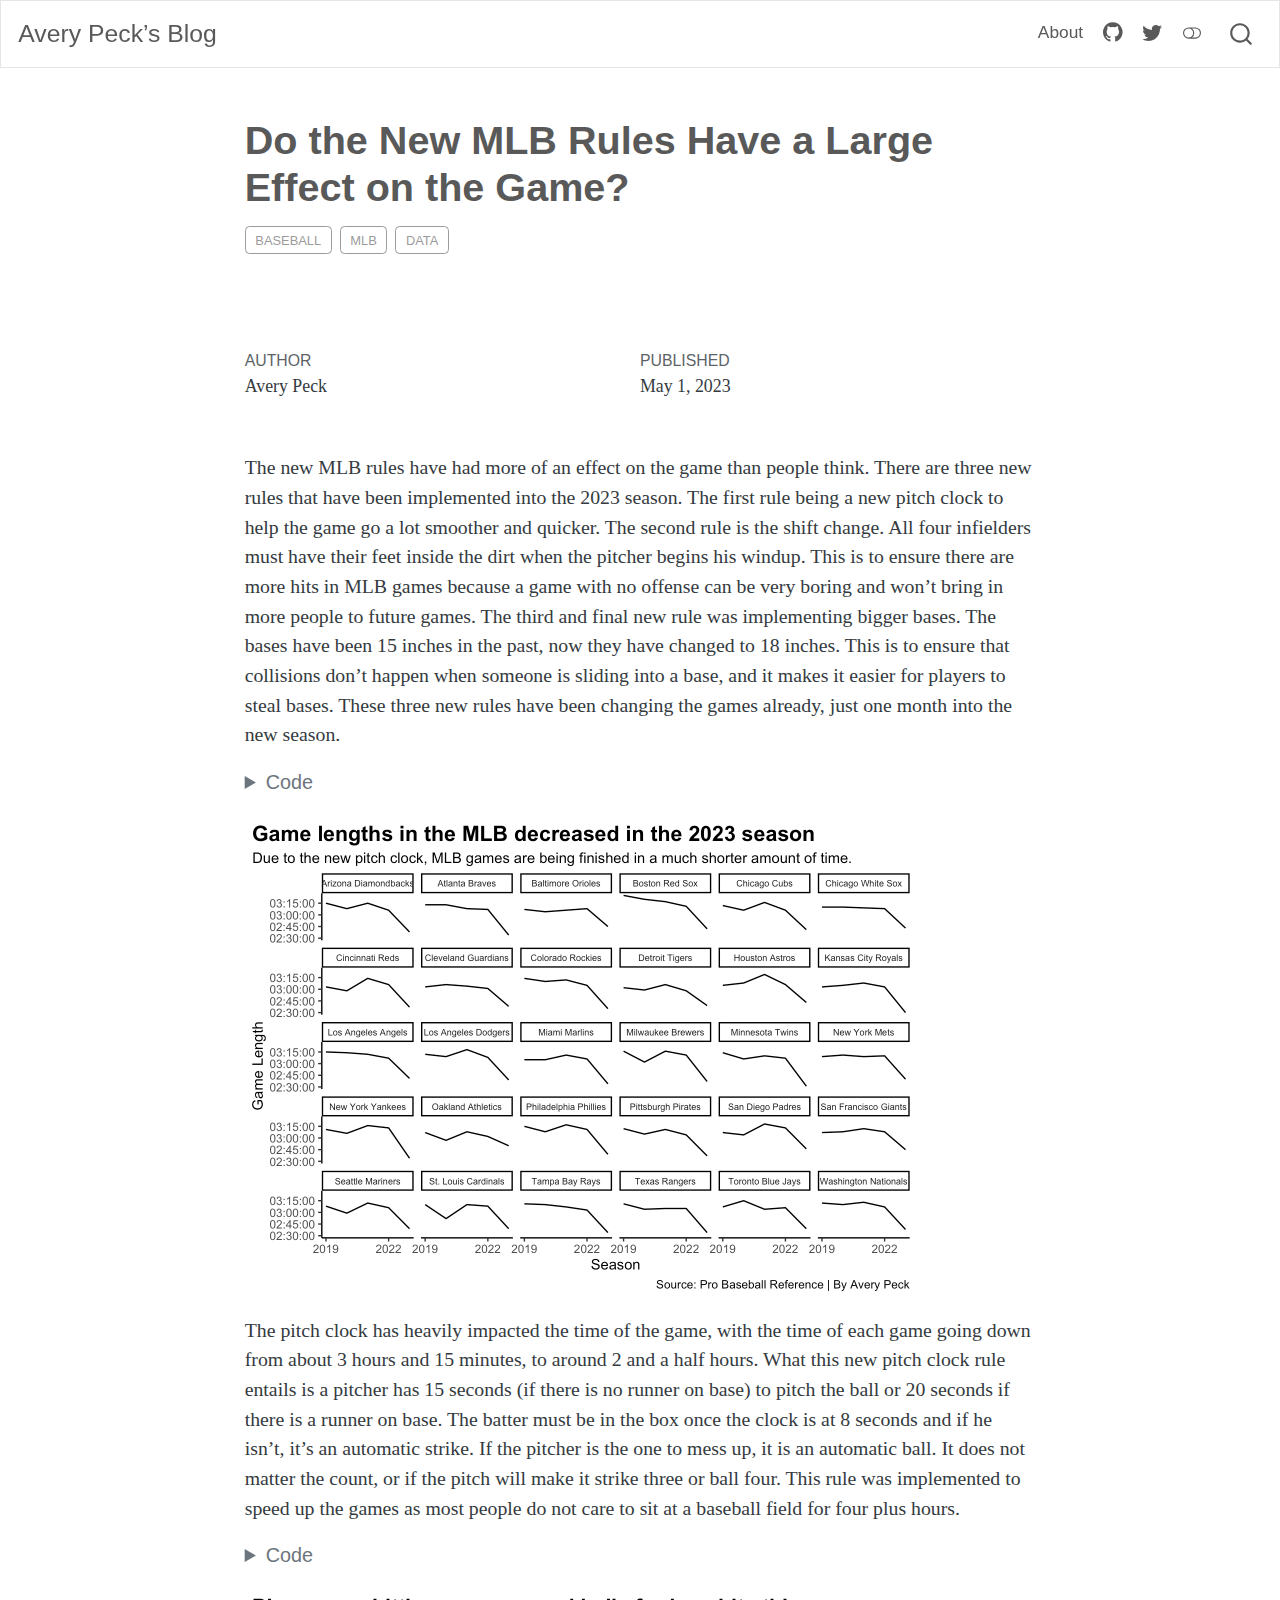
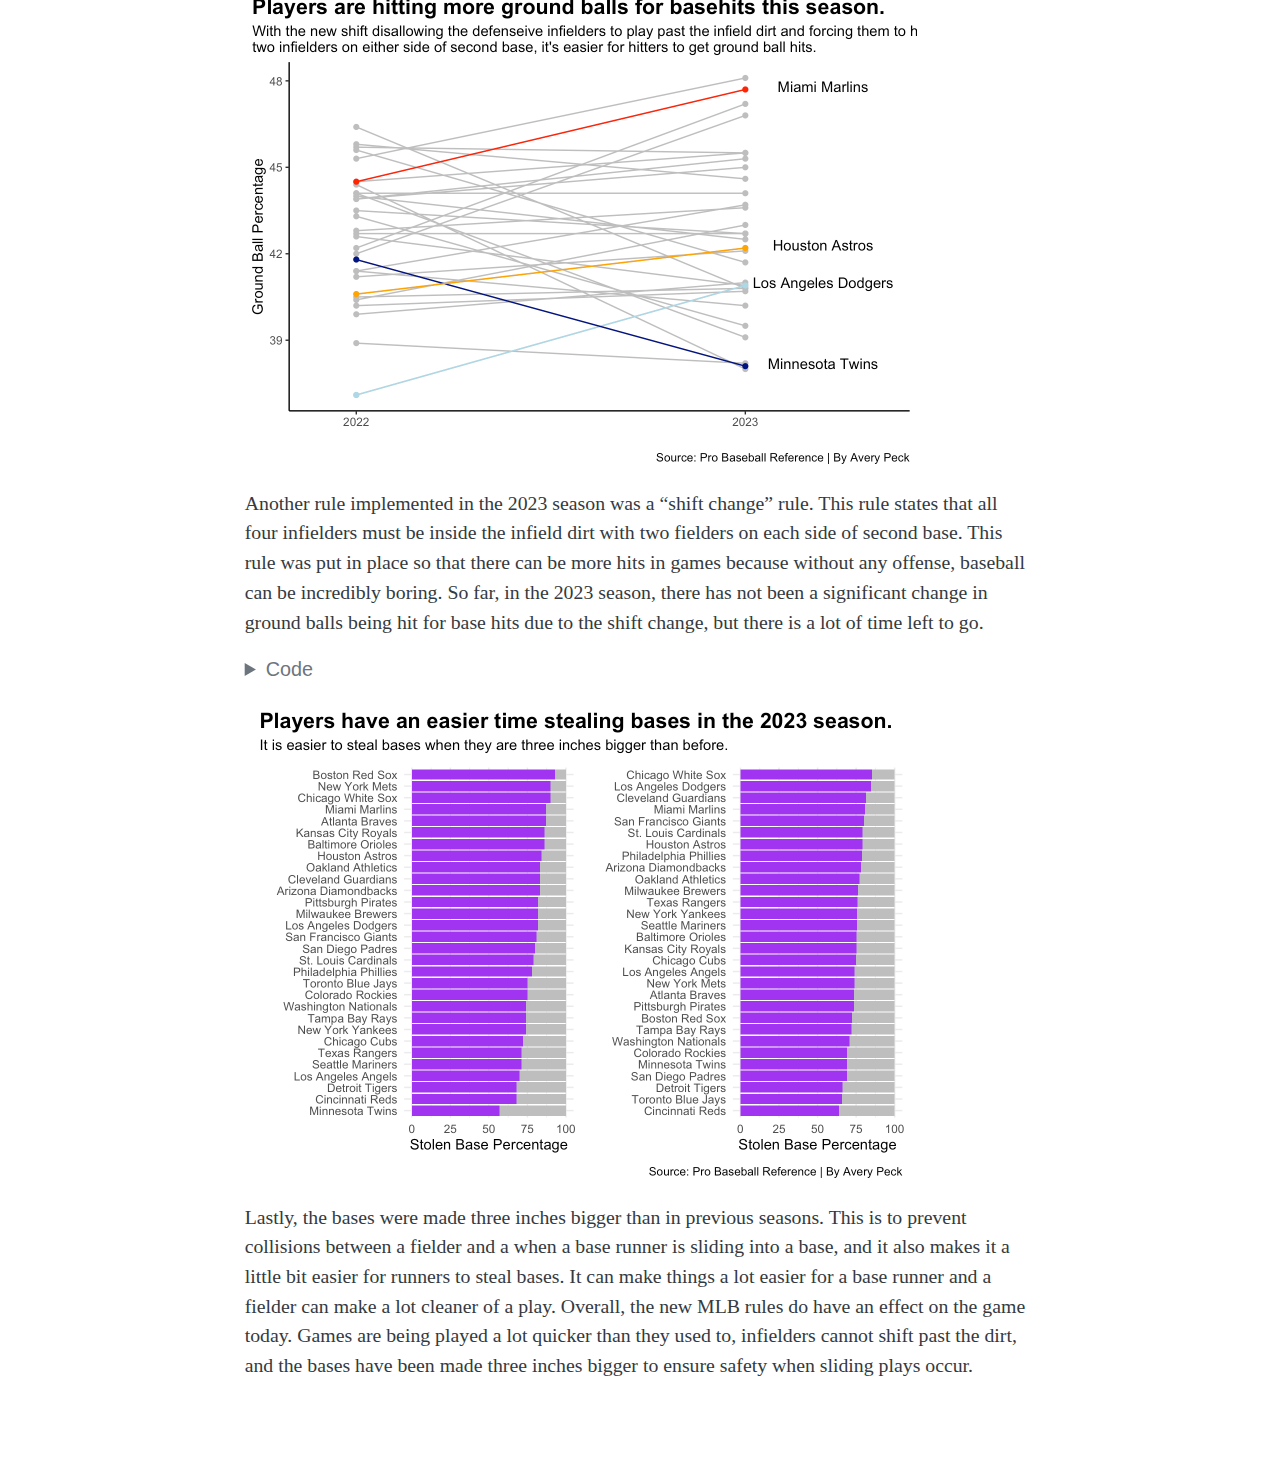
<file: posts/have-new-mlb-rules-changed-baseball/index.html>
<!DOCTYPE html>
<html xmlns="http://www.w3.org/1999/xhtml" lang="en" xml:lang="en"><head>

<meta charset="utf-8">
<meta name="generator" content="quarto-1.2.269">

<meta name="viewport" content="width=device-width, initial-scale=1.0, user-scalable=yes">

<meta name="author" content="Avery Peck">
<meta name="dcterms.date" content="2023-05-01">

<title>Avery Peck’s Blog - Do the New MLB Rules Have a Large Effect on the Game?</title>
<style>
code{white-space: pre-wrap;}
span.smallcaps{font-variant: small-caps;}
div.columns{display: flex; gap: min(4vw, 1.5em);}
div.column{flex: auto; overflow-x: auto;}
div.hanging-indent{margin-left: 1.5em; text-indent: -1.5em;}
ul.task-list{list-style: none;}
ul.task-list li input[type="checkbox"] {
  width: 0.8em;
  margin: 0 0.8em 0.2em -1.6em;
  vertical-align: middle;
}
pre > code.sourceCode { white-space: pre; position: relative; }
pre > code.sourceCode > span { display: inline-block; line-height: 1.25; }
pre > code.sourceCode > span:empty { height: 1.2em; }
.sourceCode { overflow: visible; }
code.sourceCode > span { color: inherit; text-decoration: inherit; }
div.sourceCode { margin: 1em 0; }
pre.sourceCode { margin: 0; }
@media screen {
div.sourceCode { overflow: auto; }
}
@media print {
pre > code.sourceCode { white-space: pre-wrap; }
pre > code.sourceCode > span { text-indent: -5em; padding-left: 5em; }
}
pre.numberSource code
  { counter-reset: source-line 0; }
pre.numberSource code > span
  { position: relative; left: -4em; counter-increment: source-line; }
pre.numberSource code > span > a:first-child::before
  { content: counter(source-line);
    position: relative; left: -1em; text-align: right; vertical-align: baseline;
    border: none; display: inline-block;
    -webkit-touch-callout: none; -webkit-user-select: none;
    -khtml-user-select: none; -moz-user-select: none;
    -ms-user-select: none; user-select: none;
    padding: 0 4px; width: 4em;
    color: #aaaaaa;
  }
pre.numberSource { margin-left: 3em; border-left: 1px solid #aaaaaa;  padding-left: 4px; }
div.sourceCode
  {   }
@media screen {
pre > code.sourceCode > span > a:first-child::before { text-decoration: underline; }
}
code span.al { color: #ff0000; font-weight: bold; } /* Alert */
code span.an { color: #60a0b0; font-weight: bold; font-style: italic; } /* Annotation */
code span.at { color: #7d9029; } /* Attribute */
code span.bn { color: #40a070; } /* BaseN */
code span.bu { color: #008000; } /* BuiltIn */
code span.cf { color: #007020; font-weight: bold; } /* ControlFlow */
code span.ch { color: #4070a0; } /* Char */
code span.cn { color: #880000; } /* Constant */
code span.co { color: #60a0b0; font-style: italic; } /* Comment */
code span.cv { color: #60a0b0; font-weight: bold; font-style: italic; } /* CommentVar */
code span.do { color: #ba2121; font-style: italic; } /* Documentation */
code span.dt { color: #902000; } /* DataType */
code span.dv { color: #40a070; } /* DecVal */
code span.er { color: #ff0000; font-weight: bold; } /* Error */
code span.ex { } /* Extension */
code span.fl { color: #40a070; } /* Float */
code span.fu { color: #06287e; } /* Function */
code span.im { color: #008000; font-weight: bold; } /* Import */
code span.in { color: #60a0b0; font-weight: bold; font-style: italic; } /* Information */
code span.kw { color: #007020; font-weight: bold; } /* Keyword */
code span.op { color: #666666; } /* Operator */
code span.ot { color: #007020; } /* Other */
code span.pp { color: #bc7a00; } /* Preprocessor */
code span.sc { color: #4070a0; } /* SpecialChar */
code span.ss { color: #bb6688; } /* SpecialString */
code span.st { color: #4070a0; } /* String */
code span.va { color: #19177c; } /* Variable */
code span.vs { color: #4070a0; } /* VerbatimString */
code span.wa { color: #60a0b0; font-weight: bold; font-style: italic; } /* Warning */
</style>


<script src="../../site_libs/quarto-nav/quarto-nav.js"></script>
<script src="../../site_libs/quarto-nav/headroom.min.js"></script>
<script src="../../site_libs/clipboard/clipboard.min.js"></script>
<script src="../../site_libs/quarto-search/autocomplete.umd.js"></script>
<script src="../../site_libs/quarto-search/fuse.min.js"></script>
<script src="../../site_libs/quarto-search/quarto-search.js"></script>
<meta name="quarto:offset" content="../../">
<script src="../../site_libs/quarto-html/quarto.js"></script>
<script src="../../site_libs/quarto-html/popper.min.js"></script>
<script src="../../site_libs/quarto-html/tippy.umd.min.js"></script>
<script src="../../site_libs/quarto-html/anchor.min.js"></script>
<link href="../../site_libs/quarto-html/tippy.css" rel="stylesheet">
<link href="../../site_libs/quarto-html/quarto-syntax-highlighting.css" rel="stylesheet" class="quarto-color-scheme" id="quarto-text-highlighting-styles">
<link href="../../site_libs/quarto-html/quarto-syntax-highlighting-dark.css" rel="prefetch" class="quarto-color-scheme quarto-color-alternate" id="quarto-text-highlighting-styles">
<script src="../../site_libs/bootstrap/bootstrap.min.js"></script>
<link href="../../site_libs/bootstrap/bootstrap-icons.css" rel="stylesheet">
<link href="../../site_libs/bootstrap/bootstrap.min.css" rel="stylesheet" class="quarto-color-scheme" id="quarto-bootstrap" data-mode="light">
<link href="../../site_libs/bootstrap/bootstrap-dark.min.css" rel="prefetch" class="quarto-color-scheme quarto-color-alternate" id="quarto-bootstrap" data-mode="dark">
<script id="quarto-search-options" type="application/json">{
  "location": "navbar",
  "copy-button": false,
  "collapse-after": 3,
  "panel-placement": "end",
  "type": "overlay",
  "limit": 20,
  "language": {
    "search-no-results-text": "No results",
    "search-matching-documents-text": "matching documents",
    "search-copy-link-title": "Copy link to search",
    "search-hide-matches-text": "Hide additional matches",
    "search-more-match-text": "more match in this document",
    "search-more-matches-text": "more matches in this document",
    "search-clear-button-title": "Clear",
    "search-detached-cancel-button-title": "Cancel",
    "search-submit-button-title": "Submit"
  }
}</script>


<link rel="stylesheet" href="../../styles.css">
</head>

<body class="nav-fixed fullcontent">

<div id="quarto-search-results"></div>
  <header id="quarto-header" class="headroom fixed-top">
    <nav class="navbar navbar-expand-lg navbar-dark ">
      <div class="navbar-container container-fluid">
      <div class="navbar-brand-container">
    <a class="navbar-brand" href="../../index.html">
    <span class="navbar-title">Avery Peck’s Blog</span>
    </a>
  </div>
          <button class="navbar-toggler" type="button" data-bs-toggle="collapse" data-bs-target="#navbarCollapse" aria-controls="navbarCollapse" aria-expanded="false" aria-label="Toggle navigation" onclick="if (window.quartoToggleHeadroom) { window.quartoToggleHeadroom(); }">
  <span class="navbar-toggler-icon"></span>
</button>
          <div class="collapse navbar-collapse" id="navbarCollapse">
            <ul class="navbar-nav navbar-nav-scroll ms-auto">
  <li class="nav-item">
    <a class="nav-link" href="../../about.html">
 <span class="menu-text">About</span></a>
  </li>  
  <li class="nav-item compact">
    <a class="nav-link" href="https://github.com/averypeck"><i class="bi bi-github" role="img">
</i> 
 <span class="menu-text"></span></a>
  </li>  
  <li class="nav-item compact">
    <a class="nav-link" href="https://twitter.com/averypeck32"><i class="bi bi-twitter" role="img">
</i> 
 <span class="menu-text"></span></a>
  </li>  
</ul>
              <div class="quarto-toggle-container">
                  <a href="" class="quarto-color-scheme-toggle nav-link" onclick="window.quartoToggleColorScheme(); return false;" title="Toggle dark mode"><i class="bi"></i></a>
              </div>
              <div id="quarto-search" class="" title="Search"></div>
          </div> <!-- /navcollapse -->
      </div> <!-- /container-fluid -->
    </nav>
</header>
<!-- content -->
<header id="title-block-header" class="quarto-title-block default page-columns page-full">
  <div class="quarto-title-banner page-columns page-full">
    <div class="quarto-title column-body">
      <h1 class="title">Do the New MLB Rules Have a Large Effect on the Game?</h1>
                                <div class="quarto-categories">
                <div class="quarto-category">baseball</div>
                <div class="quarto-category">MLB</div>
                <div class="quarto-category">data</div>
              </div>
                  </div>
  </div>
    
  
  <div class="quarto-title-meta">

      <div>
      <div class="quarto-title-meta-heading">Author</div>
      <div class="quarto-title-meta-contents">
               <p>Avery Peck </p>
            </div>
    </div>
      
      <div>
      <div class="quarto-title-meta-heading">Published</div>
      <div class="quarto-title-meta-contents">
        <p class="date">May 1, 2023</p>
      </div>
    </div>
    
      
    </div>
    
  
  </header><div id="quarto-content" class="quarto-container page-columns page-rows-contents page-layout-article page-navbar">
<!-- sidebar -->
<!-- margin-sidebar -->
    
<!-- main -->
<main class="content quarto-banner-title-block" id="quarto-document-content">




<p>The new MLB rules have had more of an effect on the game than people think. There are three new rules that have been implemented into the 2023 season. The first rule being a new pitch clock to help the game go a lot smoother and quicker. The second rule is the shift change. All four infielders must have their feet inside the dirt when the pitcher begins his windup. This is to ensure there are more hits in MLB games because a game with no offense can be very boring and won’t bring in more people to future games. The third and final new rule was implementing bigger bases. The bases have been 15 inches in the past, now they have changed to 18 inches. This is to ensure that collisions don’t happen when someone is sliding into a base, and it makes it easier for players to steal bases. These three new rules have been changing the games already, just one month into the new season.</p>
<div class="cell">
<details>
<summary>Code</summary>
<div class="sourceCode cell-code" id="cb1"><pre class="sourceCode r code-with-copy"><code class="sourceCode r"><span id="cb1-1"><a href="#cb1-1" aria-hidden="true" tabindex="-1"></a><span class="fu">library</span>(tidyverse)</span>
<span id="cb1-2"><a href="#cb1-2" aria-hidden="true" tabindex="-1"></a><span class="fu">library</span>(patchwork)</span>
<span id="cb1-3"><a href="#cb1-3" aria-hidden="true" tabindex="-1"></a></span>
<span id="cb1-4"><a href="#cb1-4" aria-hidden="true" tabindex="-1"></a>attendance2023 <span class="ot">&lt;-</span> <span class="fu">read_csv</span>(<span class="st">"attendance2023.csv"</span>) <span class="sc">%&gt;%</span> <span class="fu">mutate</span>(<span class="at">Season =</span> <span class="dv">2023</span>)</span>
<span id="cb1-5"><a href="#cb1-5" aria-hidden="true" tabindex="-1"></a>attendance2022 <span class="ot">&lt;-</span> <span class="fu">read_csv</span>(<span class="st">"attendance2022.csv"</span>) <span class="sc">%&gt;%</span> <span class="fu">mutate</span>(<span class="at">Season =</span> <span class="dv">2022</span>)</span>
<span id="cb1-6"><a href="#cb1-6" aria-hidden="true" tabindex="-1"></a>attendance2021 <span class="ot">&lt;-</span> <span class="fu">read_csv</span>(<span class="st">"attendance21.csv"</span>) <span class="sc">%&gt;%</span> <span class="fu">mutate</span>(<span class="at">Season =</span> <span class="dv">2021</span>) <span class="sc">%&gt;%</span> <span class="fu">mutate</span>(<span class="at">Tm =</span> <span class="fu">case_when</span>(Tm <span class="sc">==</span> <span class="st">"Cleveland Indians"</span> <span class="sc">~</span> <span class="st">"Cleveland Guardians"</span>, <span class="cn">TRUE</span> <span class="sc">~</span> Tm))</span>
<span id="cb1-7"><a href="#cb1-7" aria-hidden="true" tabindex="-1"></a>attendance2020 <span class="ot">&lt;-</span> <span class="fu">read_csv</span>(<span class="st">"attendance20.csv"</span>) <span class="sc">%&gt;%</span> <span class="fu">mutate</span>(<span class="at">Season =</span> <span class="dv">2020</span>) <span class="sc">%&gt;%</span> <span class="fu">mutate</span>(<span class="at">Tm =</span> <span class="fu">case_when</span>(Tm <span class="sc">==</span> <span class="st">"Cleveland Indians"</span> <span class="sc">~</span> <span class="st">"Cleveland Guardians"</span>, <span class="cn">TRUE</span> <span class="sc">~</span> Tm))</span>
<span id="cb1-8"><a href="#cb1-8" aria-hidden="true" tabindex="-1"></a>attendance2019 <span class="ot">&lt;-</span> <span class="fu">read_csv</span>(<span class="st">"attendance19.csv"</span>) <span class="sc">%&gt;%</span> <span class="fu">mutate</span>(<span class="at">Season =</span> <span class="dv">2019</span>) <span class="sc">%&gt;%</span> <span class="fu">mutate</span>(<span class="at">Tm =</span> <span class="fu">case_when</span>(Tm <span class="sc">==</span> <span class="st">"Cleveland Indians"</span> <span class="sc">~</span> <span class="st">"Cleveland Guardians"</span>, <span class="cn">TRUE</span> <span class="sc">~</span> Tm))</span>
<span id="cb1-9"><a href="#cb1-9" aria-hidden="true" tabindex="-1"></a></span>
<span id="cb1-10"><a href="#cb1-10" aria-hidden="true" tabindex="-1"></a>attendance <span class="ot">&lt;-</span> <span class="fu">bind_rows</span>(attendance2023, attendance2022, attendance2021, attendance2020, attendance2019)</span>
<span id="cb1-11"><a href="#cb1-11" aria-hidden="true" tabindex="-1"></a></span>
<span id="cb1-12"><a href="#cb1-12" aria-hidden="true" tabindex="-1"></a><span class="fu">ggplot</span>() <span class="sc">+</span> </span>
<span id="cb1-13"><a href="#cb1-13" aria-hidden="true" tabindex="-1"></a>  <span class="fu">geom_line</span>(<span class="at">data=</span>attendance, <span class="fu">aes</span>(<span class="at">x=</span>Season, <span class="at">y=</span>Time, <span class="at">group=</span>Tm)) <span class="sc">+</span> </span>
<span id="cb1-14"><a href="#cb1-14" aria-hidden="true" tabindex="-1"></a>  <span class="fu">scale_x_continuous</span>(<span class="at">breaks =</span> <span class="fu">c</span>(<span class="dv">2019</span>, <span class="dv">2022</span>)) <span class="sc">+</span> </span>
<span id="cb1-15"><a href="#cb1-15" aria-hidden="true" tabindex="-1"></a>  <span class="fu">facet_wrap</span>(<span class="sc">~</span>Tm) <span class="sc">+</span></span>
<span id="cb1-16"><a href="#cb1-16" aria-hidden="true" tabindex="-1"></a> <span class="fu">labs</span>(</span>
<span id="cb1-17"><a href="#cb1-17" aria-hidden="true" tabindex="-1"></a>      <span class="at">x=</span> <span class="st">"Season"</span>,</span>
<span id="cb1-18"><a href="#cb1-18" aria-hidden="true" tabindex="-1"></a>      <span class="at">y=</span><span class="st">"Game Length"</span>,</span>
<span id="cb1-19"><a href="#cb1-19" aria-hidden="true" tabindex="-1"></a>    <span class="at">title=</span> <span class="st">"Game lengths in the MLB decreased in the 2023 season"</span>,</span>
<span id="cb1-20"><a href="#cb1-20" aria-hidden="true" tabindex="-1"></a>    <span class="at">subtitle=</span><span class="st">"Due to the new pitch clock, MLB games are being finished in a much shorter amount of time."</span>, <span class="at">caption=</span><span class="st">"Source: Pro Baseball Reference | By Avery Peck"</span></span>
<span id="cb1-21"><a href="#cb1-21" aria-hidden="true" tabindex="-1"></a>  ) <span class="sc">+</span></span>
<span id="cb1-22"><a href="#cb1-22" aria-hidden="true" tabindex="-1"></a>    <span class="fu">theme_classic</span>() <span class="sc">+</span></span>
<span id="cb1-23"><a href="#cb1-23" aria-hidden="true" tabindex="-1"></a>    <span class="fu">theme</span>( </span>
<span id="cb1-24"><a href="#cb1-24" aria-hidden="true" tabindex="-1"></a>     <span class="at">plot.title.position =</span> <span class="st">"plot"</span>,</span>
<span id="cb1-25"><a href="#cb1-25" aria-hidden="true" tabindex="-1"></a>     <span class="at">plot.title=</span><span class="fu">element_text</span>(<span class="at">size=</span><span class="dv">16</span>, <span class="at">face =</span> <span class="st">"bold"</span>),</span>
<span id="cb1-26"><a href="#cb1-26" aria-hidden="true" tabindex="-1"></a>     <span class="at">plot.subtitle=</span> <span class="fu">element_text</span>(<span class="at">size=</span><span class="dv">11</span>),</span>
<span id="cb1-27"><a href="#cb1-27" aria-hidden="true" tabindex="-1"></a>     <span class="at">strip.text.x =</span> <span class="fu">element_text</span>(<span class="at">size=</span><span class="fl">6.75</span>)</span>
<span id="cb1-28"><a href="#cb1-28" aria-hidden="true" tabindex="-1"></a>    )</span></code><button title="Copy to Clipboard" class="code-copy-button"><i class="bi"></i></button></pre></div>
</details>
<div class="cell-output-display">
<p><img src="index_files/figure-html/unnamed-chunk-1-1.png" class="img-fluid" width="672"></p>
</div>
</div>
<p>The pitch clock has heavily impacted the time of the game, with the time of each game going down from about 3 hours and 15 minutes, to around 2 and a half hours. What this new pitch clock rule entails is a pitcher has 15 seconds (if there is no runner on base) to pitch the ball or 20 seconds if there is a runner on base. The batter must be in the box once the clock is at 8 seconds and if he isn’t, it’s an automatic strike. If the pitcher is the one to mess up, it is an automatic ball. It does not matter the count, or if the pitch will make it strike three or ball four. This rule was implemented to speed up the games as most people do not care to sit at a baseball field for four plus hours.</p>
<div class="cell">
<details>
<summary>Code</summary>
<div class="sourceCode cell-code" id="cb2"><pre class="sourceCode r code-with-copy"><code class="sourceCode r"><span id="cb2-1"><a href="#cb2-1" aria-hidden="true" tabindex="-1"></a>advbatting22 <span class="ot">&lt;-</span> <span class="fu">read_csv</span>(<span class="st">"advbatting2022.csv"</span>) <span class="sc">%&gt;%</span> <span class="fu">mutate</span>(<span class="at">Season =</span> <span class="dv">2022</span>)</span>
<span id="cb2-2"><a href="#cb2-2" aria-hidden="true" tabindex="-1"></a>advbatting23 <span class="ot">&lt;-</span> <span class="fu">read_csv</span>(<span class="st">"advbatting2023.csv"</span>)<span class="sc">%&gt;%</span> <span class="fu">mutate</span>(<span class="at">Season =</span> <span class="dv">2023</span>)</span>
<span id="cb2-3"><a href="#cb2-3" aria-hidden="true" tabindex="-1"></a>advbatting <span class="ot">&lt;-</span> <span class="fu">bind_rows</span>(advbatting22, advbatting23) <span class="sc">%&gt;%</span> <span class="fu">mutate</span>(<span class="st">`</span><span class="at">GB%</span><span class="st">`</span> <span class="ot">=</span> <span class="fu">as.numeric</span>(<span class="fu">gsub</span>(<span class="st">"%"</span>, <span class="st">""</span>, <span class="st">`</span><span class="at">GB%</span><span class="st">`</span>)))</span>
<span id="cb2-4"><a href="#cb2-4" aria-hidden="true" tabindex="-1"></a></span>
<span id="cb2-5"><a href="#cb2-5" aria-hidden="true" tabindex="-1"></a>LAD <span class="ot">&lt;-</span> advbatting <span class="sc">%&gt;%</span> <span class="fu">filter</span>(Tm <span class="sc">==</span> <span class="st">"Los Angeles Dodgers"</span>)</span>
<span id="cb2-6"><a href="#cb2-6" aria-hidden="true" tabindex="-1"></a>MN <span class="ot">&lt;-</span> advbatting <span class="sc">%&gt;%</span>  <span class="fu">filter</span>(Tm <span class="sc">==</span> <span class="st">"Minnesota Twins"</span>)</span>
<span id="cb2-7"><a href="#cb2-7" aria-hidden="true" tabindex="-1"></a>ASTROS <span class="ot">&lt;-</span> advbatting <span class="sc">%&gt;%</span> <span class="fu">filter</span>(Tm <span class="sc">==</span> <span class="st">"Houston Astros"</span>)</span>
<span id="cb2-8"><a href="#cb2-8" aria-hidden="true" tabindex="-1"></a>MARLINS <span class="ot">&lt;-</span> advbatting <span class="sc">%&gt;%</span> <span class="fu">filter</span>(Tm <span class="sc">==</span> <span class="st">"Miami Marlins"</span>)</span>
<span id="cb2-9"><a href="#cb2-9" aria-hidden="true" tabindex="-1"></a></span>
<span id="cb2-10"><a href="#cb2-10" aria-hidden="true" tabindex="-1"></a>shiftteams <span class="ot">&lt;-</span> <span class="fu">bind_rows</span>(LAD, MN, ASTROS, MARLINS)</span>
<span id="cb2-11"><a href="#cb2-11" aria-hidden="true" tabindex="-1"></a></span>
<span id="cb2-12"><a href="#cb2-12" aria-hidden="true" tabindex="-1"></a></span>
<span id="cb2-13"><a href="#cb2-13" aria-hidden="true" tabindex="-1"></a><span class="fu">ggplot</span>() <span class="sc">+</span> </span>
<span id="cb2-14"><a href="#cb2-14" aria-hidden="true" tabindex="-1"></a>  <span class="fu">geom_line</span>(<span class="at">data=</span>advbatting, <span class="fu">aes</span>(<span class="at">x=</span>Season, <span class="at">y=</span><span class="st">`</span><span class="at">GB%</span><span class="st">`</span>, <span class="at">group=</span>Tm), <span class="at">color=</span><span class="st">"grey"</span>) <span class="sc">+</span></span>
<span id="cb2-15"><a href="#cb2-15" aria-hidden="true" tabindex="-1"></a>  <span class="fu">geom_point</span>(<span class="at">data=</span>advbatting, <span class="fu">aes</span>(<span class="at">x=</span>Season, <span class="at">y=</span><span class="st">`</span><span class="at">GB%</span><span class="st">`</span>, <span class="at">group=</span>Tm), <span class="at">color=</span><span class="st">"grey"</span>) <span class="sc">+</span></span>
<span id="cb2-16"><a href="#cb2-16" aria-hidden="true" tabindex="-1"></a>  <span class="fu">geom_line</span>(<span class="at">data=</span> LAD, <span class="fu">aes</span>(<span class="at">x=</span>Season, <span class="at">y=</span><span class="st">`</span><span class="at">GB%</span><span class="st">`</span>, <span class="at">group=</span>Tm), <span class="at">color=</span><span class="st">"#ADD8E6"</span>) <span class="sc">+</span></span>
<span id="cb2-17"><a href="#cb2-17" aria-hidden="true" tabindex="-1"></a>  <span class="fu">geom_point</span>(<span class="at">data=</span>LAD, <span class="fu">aes</span>(<span class="at">x=</span>Season, <span class="at">y=</span><span class="st">`</span><span class="at">GB%</span><span class="st">`</span>, <span class="at">group=</span>Tm), <span class="at">color=</span><span class="st">"#ADD8E6"</span>) <span class="sc">+</span></span>
<span id="cb2-18"><a href="#cb2-18" aria-hidden="true" tabindex="-1"></a>  <span class="fu">geom_line</span>(<span class="at">data=</span>MN, <span class="fu">aes</span>(<span class="at">x=</span>Season, <span class="at">y=</span><span class="st">`</span><span class="at">GB%</span><span class="st">`</span>, <span class="at">group=</span>Tm), <span class="at">color=</span><span class="st">"#000080"</span>) <span class="sc">+</span></span>
<span id="cb2-19"><a href="#cb2-19" aria-hidden="true" tabindex="-1"></a>  <span class="fu">geom_point</span>(<span class="at">data=</span>MN, <span class="fu">aes</span>(<span class="at">x=</span>Season, <span class="at">y=</span><span class="st">`</span><span class="at">GB%</span><span class="st">`</span>, <span class="at">group=</span>Tm), <span class="at">color=</span><span class="st">"#000080"</span>) <span class="sc">+</span></span>
<span id="cb2-20"><a href="#cb2-20" aria-hidden="true" tabindex="-1"></a>  <span class="fu">geom_line</span>(<span class="at">data=</span>ASTROS, <span class="fu">aes</span>(<span class="at">x=</span>Season, <span class="at">y=</span><span class="st">`</span><span class="at">GB%</span><span class="st">`</span>, <span class="at">group=</span>Tm), <span class="at">color=</span><span class="st">"#FFA500"</span>) <span class="sc">+</span></span>
<span id="cb2-21"><a href="#cb2-21" aria-hidden="true" tabindex="-1"></a>  <span class="fu">geom_point</span>(<span class="at">data=</span>ASTROS, <span class="fu">aes</span>(<span class="at">x=</span>Season, <span class="at">y=</span><span class="st">`</span><span class="at">GB%</span><span class="st">`</span>, <span class="at">group=</span>Tm), <span class="at">color=</span><span class="st">"#FFA500"</span>)  <span class="sc">+</span></span>
<span id="cb2-22"><a href="#cb2-22" aria-hidden="true" tabindex="-1"></a>  <span class="fu">geom_point</span>(<span class="at">data=</span>MARLINS, <span class="fu">aes</span>(<span class="at">x=</span>Season, <span class="at">y=</span><span class="st">`</span><span class="at">GB%</span><span class="st">`</span>, <span class="at">group=</span>Tm), <span class="at">color=</span><span class="st">"#FF0000"</span>) <span class="sc">+</span></span>
<span id="cb2-23"><a href="#cb2-23" aria-hidden="true" tabindex="-1"></a>  <span class="fu">geom_line</span>(<span class="at">data=</span>MARLINS, <span class="fu">aes</span>(<span class="at">x=</span>Season, <span class="at">y=</span><span class="st">`</span><span class="at">GB%</span><span class="st">`</span>, <span class="at">group=</span>Tm), <span class="at">color=</span><span class="st">"#FF0000"</span>) <span class="sc">+</span></span>
<span id="cb2-24"><a href="#cb2-24" aria-hidden="true" tabindex="-1"></a>  <span class="fu">geom_text</span>(<span class="at">data=</span>shiftteams <span class="sc">%&gt;%</span> <span class="fu">filter</span>(Season <span class="sc">==</span> <span class="fu">max</span>(<span class="dv">2023</span>)), <span class="fu">aes</span>(<span class="at">x=</span>Season <span class="sc">+</span> .<span class="dv">2</span>, <span class="at">y=</span><span class="st">`</span><span class="at">GB%</span><span class="st">`</span><span class="sc">+</span>.<span class="dv">1</span>, <span class="at">group=</span>Tm, <span class="at">label=</span>Tm)) <span class="sc">+</span> </span>
<span id="cb2-25"><a href="#cb2-25" aria-hidden="true" tabindex="-1"></a>  <span class="fu">scale_x_continuous</span>(<span class="at">breaks=</span><span class="fu">c</span>(<span class="dv">2022</span>, <span class="dv">2023</span>), <span class="at">limits=</span><span class="fu">c</span>(<span class="fl">2021.9</span>,<span class="fl">2023.35</span>)) <span class="sc">+</span></span>
<span id="cb2-26"><a href="#cb2-26" aria-hidden="true" tabindex="-1"></a></span>
<span id="cb2-27"><a href="#cb2-27" aria-hidden="true" tabindex="-1"></a> <span class="fu">labs</span>(</span>
<span id="cb2-28"><a href="#cb2-28" aria-hidden="true" tabindex="-1"></a>      <span class="at">x=</span> <span class="st">" "</span>,</span>
<span id="cb2-29"><a href="#cb2-29" aria-hidden="true" tabindex="-1"></a>      <span class="at">y=</span><span class="st">"Ground Ball Percentage"</span>,</span>
<span id="cb2-30"><a href="#cb2-30" aria-hidden="true" tabindex="-1"></a>    <span class="at">title=</span> <span class="st">"Players are hitting more ground balls for basehits this season."</span>,</span>
<span id="cb2-31"><a href="#cb2-31" aria-hidden="true" tabindex="-1"></a>    <span class="at">subtitle=</span> <span class="st">"With the new shift disallowing the defenseive infielders to play past the infield dirt and forcing them to have </span><span class="sc">\n</span><span class="st">two infielders on either side of second base, it's easier for hitters to get ground ball hits."</span>, <span class="at">caption=</span><span class="st">"Source: Pro Baseball Reference | By Avery Peck"</span></span>
<span id="cb2-32"><a href="#cb2-32" aria-hidden="true" tabindex="-1"></a>  ) <span class="sc">+</span></span>
<span id="cb2-33"><a href="#cb2-33" aria-hidden="true" tabindex="-1"></a>    <span class="fu">theme_classic</span>() <span class="sc">+</span></span>
<span id="cb2-34"><a href="#cb2-34" aria-hidden="true" tabindex="-1"></a>    <span class="fu">theme</span>( </span>
<span id="cb2-35"><a href="#cb2-35" aria-hidden="true" tabindex="-1"></a>     <span class="at">plot.title.position =</span> <span class="st">"plot"</span>,</span>
<span id="cb2-36"><a href="#cb2-36" aria-hidden="true" tabindex="-1"></a>     <span class="at">plot.title=</span><span class="fu">element_text</span>(<span class="at">size=</span><span class="dv">16</span>, <span class="at">face =</span> <span class="st">"bold"</span>),</span>
<span id="cb2-37"><a href="#cb2-37" aria-hidden="true" tabindex="-1"></a>     <span class="at">plot.subtitle=</span> <span class="fu">element_text</span>(<span class="at">size=</span><span class="dv">11</span>)</span>
<span id="cb2-38"><a href="#cb2-38" aria-hidden="true" tabindex="-1"></a>    )</span></code><button title="Copy to Clipboard" class="code-copy-button"><i class="bi"></i></button></pre></div>
</details>
<div class="cell-output-display">
<p><img src="index_files/figure-html/unnamed-chunk-2-1.png" class="img-fluid" width="672"></p>
</div>
</div>
<p>Another rule implemented in the 2023 season was a “shift change” rule. This rule states that all four infielders must be inside the infield dirt with two fielders on each side of second base. This rule was put in place so that there can be more hits in games because without any offense, baseball can be incredibly boring. So far, in the 2023 season, there has not been a significant change in ground balls being hit for base hits due to the shift change, but there is a lot of time left to go.</p>
<div class="cell">
<details>
<summary>Code</summary>
<div class="sourceCode cell-code" id="cb3"><pre class="sourceCode r code-with-copy"><code class="sourceCode r"><span id="cb3-1"><a href="#cb3-1" aria-hidden="true" tabindex="-1"></a>SB2023 <span class="ot">&lt;-</span> <span class="fu">read_csv</span>(<span class="st">"stolenbasepct2023.csv"</span>) <span class="sc">%&gt;%</span> </span>
<span id="cb3-2"><a href="#cb3-2" aria-hidden="true" tabindex="-1"></a>  <span class="fu">mutate</span>(<span class="st">`</span><span class="at">SB%</span><span class="st">`</span> <span class="ot">=</span> <span class="fu">as.numeric</span>(<span class="fu">gsub</span>(<span class="st">"%"</span>, <span class="st">""</span>, <span class="st">`</span><span class="at">SB%</span><span class="st">`</span>))) <span class="sc">%&gt;%</span> </span>
<span id="cb3-3"><a href="#cb3-3" aria-hidden="true" tabindex="-1"></a>  <span class="fu">select</span>(Tm, <span class="st">`</span><span class="at">SB%</span><span class="st">`</span>) <span class="sc">%&gt;%</span></span>
<span id="cb3-4"><a href="#cb3-4" aria-hidden="true" tabindex="-1"></a>  <span class="fu">mutate</span>(<span class="st">`</span><span class="at">CS%</span><span class="st">`</span> <span class="ot">=</span> <span class="dv">100</span><span class="sc">-</span><span class="st">`</span><span class="at">SB%</span><span class="st">`</span>, <span class="at">Order =</span> <span class="st">`</span><span class="at">SB%</span><span class="st">`</span>) <span class="sc">%&gt;%</span> </span>
<span id="cb3-5"><a href="#cb3-5" aria-hidden="true" tabindex="-1"></a>  <span class="fu">pivot_longer</span>(</span>
<span id="cb3-6"><a href="#cb3-6" aria-hidden="true" tabindex="-1"></a>  <span class="at">cols=</span><span class="fu">c</span>(<span class="sc">-</span><span class="st">"Tm"</span>, <span class="sc">-</span><span class="st">"Order"</span>),</span>
<span id="cb3-7"><a href="#cb3-7" aria-hidden="true" tabindex="-1"></a>  <span class="at">names_to=</span><span class="st">"Stat"</span>, </span>
<span id="cb3-8"><a href="#cb3-8" aria-hidden="true" tabindex="-1"></a>  <span class="at">values_to=</span><span class="st">"Percent"</span>) <span class="sc">%&gt;%</span></span>
<span id="cb3-9"><a href="#cb3-9" aria-hidden="true" tabindex="-1"></a>  <span class="fu">na.omit</span>() <span class="sc">%&gt;%</span></span>
<span id="cb3-10"><a href="#cb3-10" aria-hidden="true" tabindex="-1"></a>  <span class="fu">filter</span>(Tm <span class="sc">!=</span> <span class="st">"League Average"</span>)</span>
<span id="cb3-11"><a href="#cb3-11" aria-hidden="true" tabindex="-1"></a></span>
<span id="cb3-12"><a href="#cb3-12" aria-hidden="true" tabindex="-1"></a>SB2022 <span class="ot">&lt;-</span> <span class="fu">read_csv</span>(<span class="st">"stolenbasepct2022.csv"</span>)<span class="sc">%&gt;%</span> </span>
<span id="cb3-13"><a href="#cb3-13" aria-hidden="true" tabindex="-1"></a>  <span class="fu">mutate</span>(<span class="st">`</span><span class="at">SB%</span><span class="st">`</span> <span class="ot">=</span> <span class="fu">as.numeric</span>(<span class="fu">gsub</span>(<span class="st">"%"</span>, <span class="st">""</span>, <span class="st">`</span><span class="at">SB%</span><span class="st">`</span>))) <span class="sc">%&gt;%</span> </span>
<span id="cb3-14"><a href="#cb3-14" aria-hidden="true" tabindex="-1"></a>  <span class="fu">mutate</span>(<span class="st">`</span><span class="at">SB%</span><span class="st">`</span><span class="ot">=</span> (SB<span class="sc">/</span>(SB <span class="sc">+</span> CS))<span class="sc">*</span><span class="dv">100</span>) <span class="sc">%&gt;%</span> </span>
<span id="cb3-15"><a href="#cb3-15" aria-hidden="true" tabindex="-1"></a>  <span class="fu">select</span>(Tm, <span class="st">`</span><span class="at">SB%</span><span class="st">`</span>) <span class="sc">%&gt;%</span></span>
<span id="cb3-16"><a href="#cb3-16" aria-hidden="true" tabindex="-1"></a>  <span class="fu">mutate</span>(<span class="st">`</span><span class="at">CS%</span><span class="st">`</span> <span class="ot">=</span> <span class="dv">100</span><span class="sc">-</span><span class="st">`</span><span class="at">SB%</span><span class="st">`</span>, <span class="at">Order =</span> <span class="st">`</span><span class="at">SB%</span><span class="st">`</span>) <span class="sc">%&gt;%</span> </span>
<span id="cb3-17"><a href="#cb3-17" aria-hidden="true" tabindex="-1"></a>  <span class="fu">pivot_longer</span>(</span>
<span id="cb3-18"><a href="#cb3-18" aria-hidden="true" tabindex="-1"></a>  <span class="at">cols=</span><span class="fu">c</span>(<span class="sc">-</span><span class="st">"Tm"</span>, <span class="sc">-</span><span class="st">"Order"</span>),</span>
<span id="cb3-19"><a href="#cb3-19" aria-hidden="true" tabindex="-1"></a>  <span class="at">names_to=</span><span class="st">"Stat"</span>, </span>
<span id="cb3-20"><a href="#cb3-20" aria-hidden="true" tabindex="-1"></a>  <span class="at">values_to=</span><span class="st">"Percent"</span>) <span class="sc">%&gt;%</span></span>
<span id="cb3-21"><a href="#cb3-21" aria-hidden="true" tabindex="-1"></a>  <span class="fu">na.omit</span>() <span class="sc">%&gt;%</span></span>
<span id="cb3-22"><a href="#cb3-22" aria-hidden="true" tabindex="-1"></a>  <span class="fu">filter</span>(Tm <span class="sc">!=</span> <span class="st">"League Average"</span>)</span>
<span id="cb3-23"><a href="#cb3-23" aria-hidden="true" tabindex="-1"></a></span>
<span id="cb3-24"><a href="#cb3-24" aria-hidden="true" tabindex="-1"></a>bar1 <span class="ot">&lt;-</span><span class="fu">ggplot</span>() <span class="sc">+</span> </span>
<span id="cb3-25"><a href="#cb3-25" aria-hidden="true" tabindex="-1"></a>  <span class="fu">geom_bar</span>(<span class="at">data=</span>SB2023, <span class="fu">aes</span>(<span class="at">x=</span><span class="fu">reorder</span>(Tm, Order), <span class="at">weight=</span>Percent, <span class="at">fill=</span>Stat )) <span class="sc">+</span> </span>
<span id="cb3-26"><a href="#cb3-26" aria-hidden="true" tabindex="-1"></a>  <span class="fu">coord_flip</span>() <span class="sc">+</span> </span>
<span id="cb3-27"><a href="#cb3-27" aria-hidden="true" tabindex="-1"></a>  <span class="fu">scale_fill_manual</span>(<span class="at">values=</span><span class="fu">c</span>(<span class="st">"grey"</span>, <span class="st">"purple"</span>)) <span class="sc">+</span> </span>
<span id="cb3-28"><a href="#cb3-28" aria-hidden="true" tabindex="-1"></a>  <span class="fu">theme</span>(</span>
<span id="cb3-29"><a href="#cb3-29" aria-hidden="true" tabindex="-1"></a>    <span class="at">legend.position =</span> <span class="st">"none"</span></span>
<span id="cb3-30"><a href="#cb3-30" aria-hidden="true" tabindex="-1"></a>  ) <span class="sc">+</span></span>
<span id="cb3-31"><a href="#cb3-31" aria-hidden="true" tabindex="-1"></a>  <span class="fu">labs</span>(</span>
<span id="cb3-32"><a href="#cb3-32" aria-hidden="true" tabindex="-1"></a>      <span class="at">x=</span> <span class="st">""</span>,</span>
<span id="cb3-33"><a href="#cb3-33" aria-hidden="true" tabindex="-1"></a>      <span class="at">y=</span><span class="st">"Stolen Base Percentage"</span>,</span>
<span id="cb3-34"><a href="#cb3-34" aria-hidden="true" tabindex="-1"></a>  ) <span class="sc">+</span></span>
<span id="cb3-35"><a href="#cb3-35" aria-hidden="true" tabindex="-1"></a>  <span class="fu">theme_minimal</span>()  <span class="sc">+</span> </span>
<span id="cb3-36"><a href="#cb3-36" aria-hidden="true" tabindex="-1"></a>  <span class="fu">theme</span>(</span>
<span id="cb3-37"><a href="#cb3-37" aria-hidden="true" tabindex="-1"></a>    <span class="at">legend.position =</span> <span class="st">"none"</span></span>
<span id="cb3-38"><a href="#cb3-38" aria-hidden="true" tabindex="-1"></a>  )</span>
<span id="cb3-39"><a href="#cb3-39" aria-hidden="true" tabindex="-1"></a></span>
<span id="cb3-40"><a href="#cb3-40" aria-hidden="true" tabindex="-1"></a>bar2 <span class="ot">&lt;-</span> <span class="fu">ggplot</span>() <span class="sc">+</span> </span>
<span id="cb3-41"><a href="#cb3-41" aria-hidden="true" tabindex="-1"></a>  <span class="fu">geom_bar</span>(<span class="at">data=</span>SB2022, <span class="fu">aes</span>(<span class="at">x=</span><span class="fu">reorder</span>(Tm, Order), <span class="at">weight=</span>Percent, <span class="at">fill=</span>Stat )) <span class="sc">+</span> </span>
<span id="cb3-42"><a href="#cb3-42" aria-hidden="true" tabindex="-1"></a>  <span class="fu">coord_flip</span>()  <span class="sc">+</span> </span>
<span id="cb3-43"><a href="#cb3-43" aria-hidden="true" tabindex="-1"></a>  <span class="fu">scale_fill_manual</span>(<span class="at">values=</span><span class="fu">c</span>(<span class="st">"grey"</span>, <span class="st">"purple"</span>)) <span class="sc">+</span></span>
<span id="cb3-44"><a href="#cb3-44" aria-hidden="true" tabindex="-1"></a>  <span class="fu">labs</span>(</span>
<span id="cb3-45"><a href="#cb3-45" aria-hidden="true" tabindex="-1"></a>      <span class="at">x=</span> <span class="st">""</span>,</span>
<span id="cb3-46"><a href="#cb3-46" aria-hidden="true" tabindex="-1"></a>      <span class="at">y=</span><span class="st">"Stolen Base Percentage"</span></span>
<span id="cb3-47"><a href="#cb3-47" aria-hidden="true" tabindex="-1"></a>  ) <span class="sc">+</span></span>
<span id="cb3-48"><a href="#cb3-48" aria-hidden="true" tabindex="-1"></a>  <span class="fu">theme_minimal</span>() <span class="sc">+</span> </span>
<span id="cb3-49"><a href="#cb3-49" aria-hidden="true" tabindex="-1"></a>  <span class="fu">theme</span>(</span>
<span id="cb3-50"><a href="#cb3-50" aria-hidden="true" tabindex="-1"></a>    <span class="at">legend.position =</span> <span class="st">"none"</span></span>
<span id="cb3-51"><a href="#cb3-51" aria-hidden="true" tabindex="-1"></a>  )</span>
<span id="cb3-52"><a href="#cb3-52" aria-hidden="true" tabindex="-1"></a></span>
<span id="cb3-53"><a href="#cb3-53" aria-hidden="true" tabindex="-1"></a>(bar1 <span class="sc">+</span> bar2) <span class="sc">+</span></span>
<span id="cb3-54"><a href="#cb3-54" aria-hidden="true" tabindex="-1"></a>  <span class="fu">plot_annotation</span>(</span>
<span id="cb3-55"><a href="#cb3-55" aria-hidden="true" tabindex="-1"></a>    <span class="at">title=</span> <span class="st">"Players have an easier time stealing bases in the 2023 season."</span>,</span>
<span id="cb3-56"><a href="#cb3-56" aria-hidden="true" tabindex="-1"></a>    <span class="at">subtitle=</span> <span class="st">"It is easier to steal bases when they are three inches bigger than before."</span>, <span class="at">caption=</span><span class="st">"Source: Pro Baseball Reference | By Avery Peck"</span>,</span>
<span id="cb3-57"><a href="#cb3-57" aria-hidden="true" tabindex="-1"></a>    <span class="at">theme =</span> <span class="fu">theme</span>(<span class="at">plot.title=</span><span class="fu">element_text</span>(<span class="at">size=</span><span class="dv">16</span>, <span class="at">face =</span> <span class="st">"bold"</span>)) <span class="sc">+</span> <span class="fu">theme</span>(<span class="at">plot.title=</span><span class="fu">element_text</span>(<span class="at">size=</span><span class="dv">16</span>, <span class="at">face =</span> <span class="st">"bold"</span>))</span>
<span id="cb3-58"><a href="#cb3-58" aria-hidden="true" tabindex="-1"></a>    )</span></code><button title="Copy to Clipboard" class="code-copy-button"><i class="bi"></i></button></pre></div>
</details>
<div class="cell-output-display">
<p><img src="index_files/figure-html/unnamed-chunk-3-1.png" class="img-fluid" width="672"></p>
</div>
</div>
<p>Lastly, the bases were made three inches bigger than in previous seasons. This is to prevent collisions between a fielder and a when a base runner is sliding into a base, and it also makes it a little bit easier for runners to steal bases. It can make things a lot easier for a base runner and a fielder can make a lot cleaner of a play. Overall, the new MLB rules do have an effect on the game today. Games are being played a lot quicker than they used to, infielders cannot shift past the dirt, and the bases have been made three inches bigger to ensure safety when sliding plays occur.</p>



</main> <!-- /main -->
<script id="quarto-html-after-body" type="application/javascript">
window.document.addEventListener("DOMContentLoaded", function (event) {
  const toggleBodyColorMode = (bsSheetEl) => {
    const mode = bsSheetEl.getAttribute("data-mode");
    const bodyEl = window.document.querySelector("body");
    if (mode === "dark") {
      bodyEl.classList.add("quarto-dark");
      bodyEl.classList.remove("quarto-light");
    } else {
      bodyEl.classList.add("quarto-light");
      bodyEl.classList.remove("quarto-dark");
    }
  }
  const toggleBodyColorPrimary = () => {
    const bsSheetEl = window.document.querySelector("link#quarto-bootstrap");
    if (bsSheetEl) {
      toggleBodyColorMode(bsSheetEl);
    }
  }
  toggleBodyColorPrimary();  
  const disableStylesheet = (stylesheets) => {
    for (let i=0; i < stylesheets.length; i++) {
      const stylesheet = stylesheets[i];
      stylesheet.rel = 'prefetch';
    }
  }
  const enableStylesheet = (stylesheets) => {
    for (let i=0; i < stylesheets.length; i++) {
      const stylesheet = stylesheets[i];
      stylesheet.rel = 'stylesheet';
    }
  }
  const manageTransitions = (selector, allowTransitions) => {
    const els = window.document.querySelectorAll(selector);
    for (let i=0; i < els.length; i++) {
      const el = els[i];
      if (allowTransitions) {
        el.classList.remove('notransition');
      } else {
        el.classList.add('notransition');
      }
    }
  }
  const toggleColorMode = (alternate) => {
    // Switch the stylesheets
    const alternateStylesheets = window.document.querySelectorAll('link.quarto-color-scheme.quarto-color-alternate');
    manageTransitions('#quarto-margin-sidebar .nav-link', false);
    if (alternate) {
      enableStylesheet(alternateStylesheets);
      for (const sheetNode of alternateStylesheets) {
        if (sheetNode.id === "quarto-bootstrap") {
          toggleBodyColorMode(sheetNode);
        }
      }
    } else {
      disableStylesheet(alternateStylesheets);
      toggleBodyColorPrimary();
    }
    manageTransitions('#quarto-margin-sidebar .nav-link', true);
    // Switch the toggles
    const toggles = window.document.querySelectorAll('.quarto-color-scheme-toggle');
    for (let i=0; i < toggles.length; i++) {
      const toggle = toggles[i];
      if (toggle) {
        if (alternate) {
          toggle.classList.add("alternate");     
        } else {
          toggle.classList.remove("alternate");
        }
      }
    }
    // Hack to workaround the fact that safari doesn't
    // properly recolor the scrollbar when toggling (#1455)
    if (navigator.userAgent.indexOf('Safari') > 0 && navigator.userAgent.indexOf('Chrome') == -1) {
      manageTransitions("body", false);
      window.scrollTo(0, 1);
      setTimeout(() => {
        window.scrollTo(0, 0);
        manageTransitions("body", true);
      }, 40);  
    }
  }
  const isFileUrl = () => { 
    return window.location.protocol === 'file:';
  }
  const hasAlternateSentinel = () => {  
    let styleSentinel = getColorSchemeSentinel();
    if (styleSentinel !== null) {
      return styleSentinel === "alternate";
    } else {
      return false;
    }
  }
  const setStyleSentinel = (alternate) => {
    const value = alternate ? "alternate" : "default";
    if (!isFileUrl()) {
      window.localStorage.setItem("quarto-color-scheme", value);
    } else {
      localAlternateSentinel = value;
    }
  }
  const getColorSchemeSentinel = () => {
    if (!isFileUrl()) {
      const storageValue = window.localStorage.getItem("quarto-color-scheme");
      return storageValue != null ? storageValue : localAlternateSentinel;
    } else {
      return localAlternateSentinel;
    }
  }
  let localAlternateSentinel = 'default';
  // Dark / light mode switch
  window.quartoToggleColorScheme = () => {
    // Read the current dark / light value 
    let toAlternate = !hasAlternateSentinel();
    toggleColorMode(toAlternate);
    setStyleSentinel(toAlternate);
  };
  // Ensure there is a toggle, if there isn't float one in the top right
  if (window.document.querySelector('.quarto-color-scheme-toggle') === null) {
    const a = window.document.createElement('a');
    a.classList.add('top-right');
    a.classList.add('quarto-color-scheme-toggle');
    a.href = "";
    a.onclick = function() { try { window.quartoToggleColorScheme(); } catch {} return false; };
    const i = window.document.createElement("i");
    i.classList.add('bi');
    a.appendChild(i);
    window.document.body.appendChild(a);
  }
  // Switch to dark mode if need be
  if (hasAlternateSentinel()) {
    toggleColorMode(true);
  } else {
    toggleColorMode(false);
  }
  const icon = "";
  const anchorJS = new window.AnchorJS();
  anchorJS.options = {
    placement: 'right',
    icon: icon
  };
  anchorJS.add('.anchored');
  const clipboard = new window.ClipboardJS('.code-copy-button', {
    target: function(trigger) {
      return trigger.previousElementSibling;
    }
  });
  clipboard.on('success', function(e) {
    // button target
    const button = e.trigger;
    // don't keep focus
    button.blur();
    // flash "checked"
    button.classList.add('code-copy-button-checked');
    var currentTitle = button.getAttribute("title");
    button.setAttribute("title", "Copied!");
    let tooltip;
    if (window.bootstrap) {
      button.setAttribute("data-bs-toggle", "tooltip");
      button.setAttribute("data-bs-placement", "left");
      button.setAttribute("data-bs-title", "Copied!");
      tooltip = new bootstrap.Tooltip(button, 
        { trigger: "manual", 
          customClass: "code-copy-button-tooltip",
          offset: [0, -8]});
      tooltip.show();    
    }
    setTimeout(function() {
      if (tooltip) {
        tooltip.hide();
        button.removeAttribute("data-bs-title");
        button.removeAttribute("data-bs-toggle");
        button.removeAttribute("data-bs-placement");
      }
      button.setAttribute("title", currentTitle);
      button.classList.remove('code-copy-button-checked');
    }, 1000);
    // clear code selection
    e.clearSelection();
  });
  function tippyHover(el, contentFn) {
    const config = {
      allowHTML: true,
      content: contentFn,
      maxWidth: 500,
      delay: 100,
      arrow: false,
      appendTo: function(el) {
          return el.parentElement;
      },
      interactive: true,
      interactiveBorder: 10,
      theme: 'quarto',
      placement: 'bottom-start'
    };
    window.tippy(el, config); 
  }
  const noterefs = window.document.querySelectorAll('a[role="doc-noteref"]');
  for (var i=0; i<noterefs.length; i++) {
    const ref = noterefs[i];
    tippyHover(ref, function() {
      // use id or data attribute instead here
      let href = ref.getAttribute('data-footnote-href') || ref.getAttribute('href');
      try { href = new URL(href).hash; } catch {}
      const id = href.replace(/^#\/?/, "");
      const note = window.document.getElementById(id);
      return note.innerHTML;
    });
  }
  const findCites = (el) => {
    const parentEl = el.parentElement;
    if (parentEl) {
      const cites = parentEl.dataset.cites;
      if (cites) {
        return {
          el,
          cites: cites.split(' ')
        };
      } else {
        return findCites(el.parentElement)
      }
    } else {
      return undefined;
    }
  };
  var bibliorefs = window.document.querySelectorAll('a[role="doc-biblioref"]');
  for (var i=0; i<bibliorefs.length; i++) {
    const ref = bibliorefs[i];
    const citeInfo = findCites(ref);
    if (citeInfo) {
      tippyHover(citeInfo.el, function() {
        var popup = window.document.createElement('div');
        citeInfo.cites.forEach(function(cite) {
          var citeDiv = window.document.createElement('div');
          citeDiv.classList.add('hanging-indent');
          citeDiv.classList.add('csl-entry');
          var biblioDiv = window.document.getElementById('ref-' + cite);
          if (biblioDiv) {
            citeDiv.innerHTML = biblioDiv.innerHTML;
          }
          popup.appendChild(citeDiv);
        });
        return popup.innerHTML;
      });
    }
  }
});
</script>
</div> <!-- /content -->



</body></html>
</file>
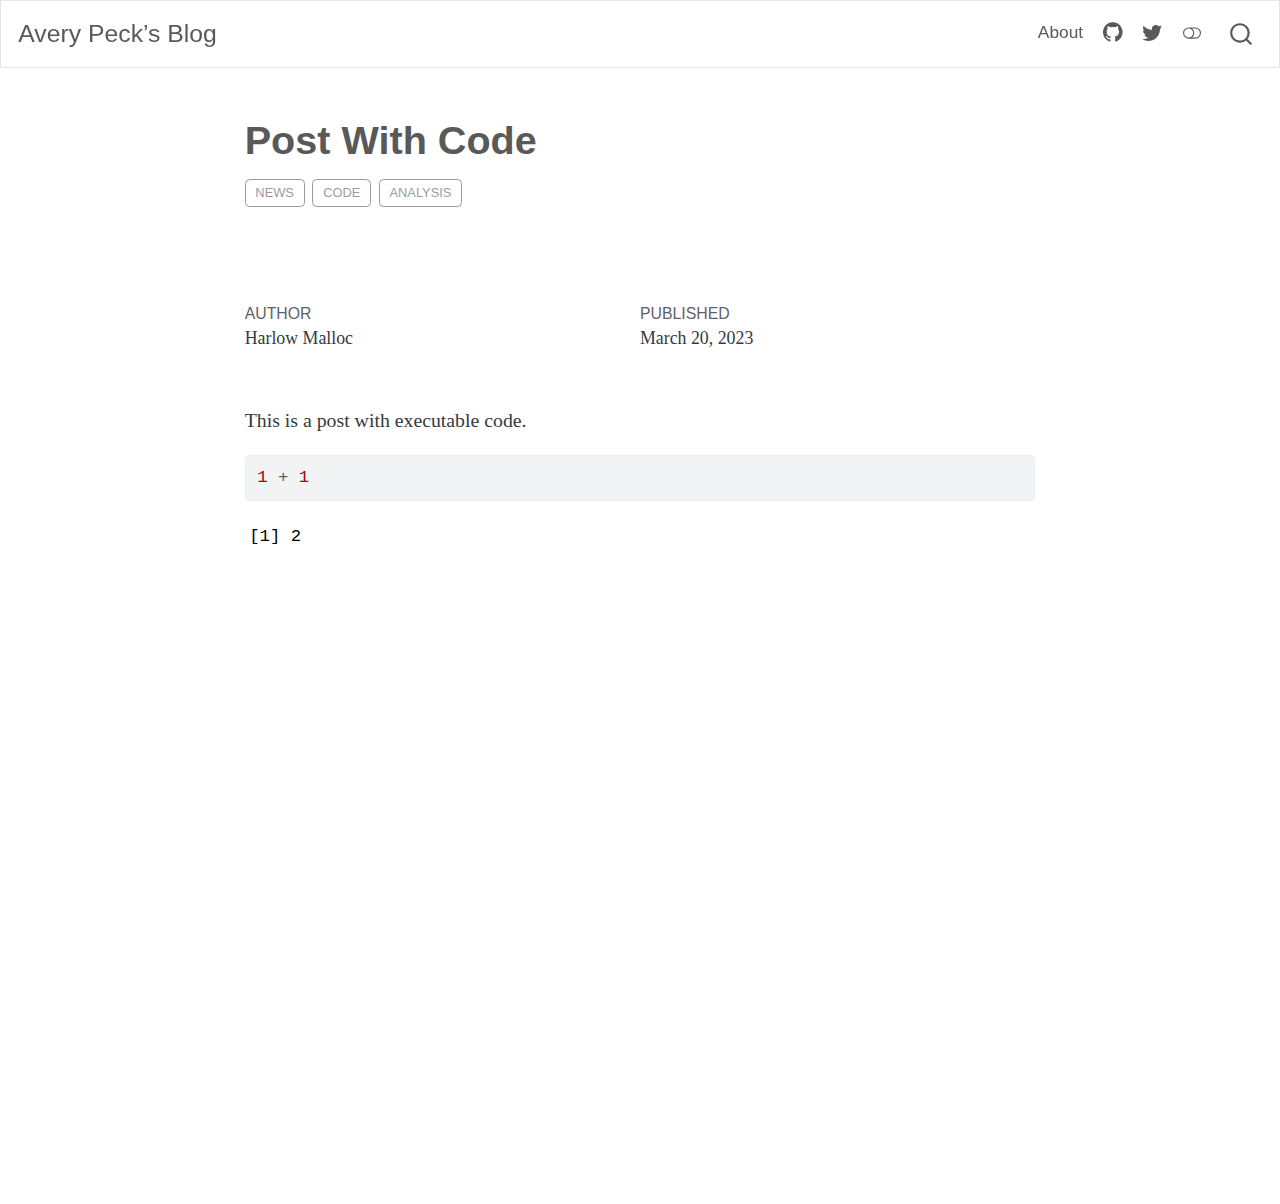
<file: posts/post-with-code/index.html>
<!DOCTYPE html>
<html xmlns="http://www.w3.org/1999/xhtml" lang="en" xml:lang="en"><head>

<meta charset="utf-8">
<meta name="generator" content="quarto-1.2.269">

<meta name="viewport" content="width=device-width, initial-scale=1.0, user-scalable=yes">

<meta name="author" content="Harlow Malloc">
<meta name="dcterms.date" content="2023-03-20">

<title>Avery Peck’s Blog - Post With Code</title>
<style>
code{white-space: pre-wrap;}
span.smallcaps{font-variant: small-caps;}
div.columns{display: flex; gap: min(4vw, 1.5em);}
div.column{flex: auto; overflow-x: auto;}
div.hanging-indent{margin-left: 1.5em; text-indent: -1.5em;}
ul.task-list{list-style: none;}
ul.task-list li input[type="checkbox"] {
  width: 0.8em;
  margin: 0 0.8em 0.2em -1.6em;
  vertical-align: middle;
}
pre > code.sourceCode { white-space: pre; position: relative; }
pre > code.sourceCode > span { display: inline-block; line-height: 1.25; }
pre > code.sourceCode > span:empty { height: 1.2em; }
.sourceCode { overflow: visible; }
code.sourceCode > span { color: inherit; text-decoration: inherit; }
div.sourceCode { margin: 1em 0; }
pre.sourceCode { margin: 0; }
@media screen {
div.sourceCode { overflow: auto; }
}
@media print {
pre > code.sourceCode { white-space: pre-wrap; }
pre > code.sourceCode > span { text-indent: -5em; padding-left: 5em; }
}
pre.numberSource code
  { counter-reset: source-line 0; }
pre.numberSource code > span
  { position: relative; left: -4em; counter-increment: source-line; }
pre.numberSource code > span > a:first-child::before
  { content: counter(source-line);
    position: relative; left: -1em; text-align: right; vertical-align: baseline;
    border: none; display: inline-block;
    -webkit-touch-callout: none; -webkit-user-select: none;
    -khtml-user-select: none; -moz-user-select: none;
    -ms-user-select: none; user-select: none;
    padding: 0 4px; width: 4em;
    color: #aaaaaa;
  }
pre.numberSource { margin-left: 3em; border-left: 1px solid #aaaaaa;  padding-left: 4px; }
div.sourceCode
  {   }
@media screen {
pre > code.sourceCode > span > a:first-child::before { text-decoration: underline; }
}
code span.al { color: #ff0000; font-weight: bold; } /* Alert */
code span.an { color: #60a0b0; font-weight: bold; font-style: italic; } /* Annotation */
code span.at { color: #7d9029; } /* Attribute */
code span.bn { color: #40a070; } /* BaseN */
code span.bu { color: #008000; } /* BuiltIn */
code span.cf { color: #007020; font-weight: bold; } /* ControlFlow */
code span.ch { color: #4070a0; } /* Char */
code span.cn { color: #880000; } /* Constant */
code span.co { color: #60a0b0; font-style: italic; } /* Comment */
code span.cv { color: #60a0b0; font-weight: bold; font-style: italic; } /* CommentVar */
code span.do { color: #ba2121; font-style: italic; } /* Documentation */
code span.dt { color: #902000; } /* DataType */
code span.dv { color: #40a070; } /* DecVal */
code span.er { color: #ff0000; font-weight: bold; } /* Error */
code span.ex { } /* Extension */
code span.fl { color: #40a070; } /* Float */
code span.fu { color: #06287e; } /* Function */
code span.im { color: #008000; font-weight: bold; } /* Import */
code span.in { color: #60a0b0; font-weight: bold; font-style: italic; } /* Information */
code span.kw { color: #007020; font-weight: bold; } /* Keyword */
code span.op { color: #666666; } /* Operator */
code span.ot { color: #007020; } /* Other */
code span.pp { color: #bc7a00; } /* Preprocessor */
code span.sc { color: #4070a0; } /* SpecialChar */
code span.ss { color: #bb6688; } /* SpecialString */
code span.st { color: #4070a0; } /* String */
code span.va { color: #19177c; } /* Variable */
code span.vs { color: #4070a0; } /* VerbatimString */
code span.wa { color: #60a0b0; font-weight: bold; font-style: italic; } /* Warning */
</style>


<script src="../../site_libs/quarto-nav/quarto-nav.js"></script>
<script src="../../site_libs/quarto-nav/headroom.min.js"></script>
<script src="../../site_libs/clipboard/clipboard.min.js"></script>
<script src="../../site_libs/quarto-search/autocomplete.umd.js"></script>
<script src="../../site_libs/quarto-search/fuse.min.js"></script>
<script src="../../site_libs/quarto-search/quarto-search.js"></script>
<meta name="quarto:offset" content="../../">
<script src="../../site_libs/quarto-html/quarto.js"></script>
<script src="../../site_libs/quarto-html/popper.min.js"></script>
<script src="../../site_libs/quarto-html/tippy.umd.min.js"></script>
<script src="../../site_libs/quarto-html/anchor.min.js"></script>
<link href="../../site_libs/quarto-html/tippy.css" rel="stylesheet">
<link href="../../site_libs/quarto-html/quarto-syntax-highlighting.css" rel="stylesheet" class="quarto-color-scheme" id="quarto-text-highlighting-styles">
<link href="../../site_libs/quarto-html/quarto-syntax-highlighting-dark.css" rel="prefetch" class="quarto-color-scheme quarto-color-alternate" id="quarto-text-highlighting-styles">
<script src="../../site_libs/bootstrap/bootstrap.min.js"></script>
<link href="../../site_libs/bootstrap/bootstrap-icons.css" rel="stylesheet">
<link href="../../site_libs/bootstrap/bootstrap.min.css" rel="stylesheet" class="quarto-color-scheme" id="quarto-bootstrap" data-mode="light">
<link href="../../site_libs/bootstrap/bootstrap-dark.min.css" rel="prefetch" class="quarto-color-scheme quarto-color-alternate" id="quarto-bootstrap" data-mode="dark">
<script id="quarto-search-options" type="application/json">{
  "location": "navbar",
  "copy-button": false,
  "collapse-after": 3,
  "panel-placement": "end",
  "type": "overlay",
  "limit": 20,
  "language": {
    "search-no-results-text": "No results",
    "search-matching-documents-text": "matching documents",
    "search-copy-link-title": "Copy link to search",
    "search-hide-matches-text": "Hide additional matches",
    "search-more-match-text": "more match in this document",
    "search-more-matches-text": "more matches in this document",
    "search-clear-button-title": "Clear",
    "search-detached-cancel-button-title": "Cancel",
    "search-submit-button-title": "Submit"
  }
}</script>


<link rel="stylesheet" href="../../styles.css">
</head>

<body class="nav-fixed fullcontent">

<div id="quarto-search-results"></div>
  <header id="quarto-header" class="headroom fixed-top">
    <nav class="navbar navbar-expand-lg navbar-dark ">
      <div class="navbar-container container-fluid">
      <div class="navbar-brand-container">
    <a class="navbar-brand" href="../../index.html">
    <span class="navbar-title">Avery Peck’s Blog</span>
    </a>
  </div>
          <button class="navbar-toggler" type="button" data-bs-toggle="collapse" data-bs-target="#navbarCollapse" aria-controls="navbarCollapse" aria-expanded="false" aria-label="Toggle navigation" onclick="if (window.quartoToggleHeadroom) { window.quartoToggleHeadroom(); }">
  <span class="navbar-toggler-icon"></span>
</button>
          <div class="collapse navbar-collapse" id="navbarCollapse">
            <ul class="navbar-nav navbar-nav-scroll ms-auto">
  <li class="nav-item">
    <a class="nav-link" href="../../about.html">
 <span class="menu-text">About</span></a>
  </li>  
  <li class="nav-item compact">
    <a class="nav-link" href="https://github.com/averypeck"><i class="bi bi-github" role="img">
</i> 
 <span class="menu-text"></span></a>
  </li>  
  <li class="nav-item compact">
    <a class="nav-link" href="https://twitter.com/averypeck32"><i class="bi bi-twitter" role="img">
</i> 
 <span class="menu-text"></span></a>
  </li>  
</ul>
              <div class="quarto-toggle-container">
                  <a href="" class="quarto-color-scheme-toggle nav-link" onclick="window.quartoToggleColorScheme(); return false;" title="Toggle dark mode"><i class="bi"></i></a>
              </div>
              <div id="quarto-search" class="" title="Search"></div>
          </div> <!-- /navcollapse -->
      </div> <!-- /container-fluid -->
    </nav>
</header>
<!-- content -->
<header id="title-block-header" class="quarto-title-block default page-columns page-full">
  <div class="quarto-title-banner page-columns page-full">
    <div class="quarto-title column-body">
      <h1 class="title">Post With Code</h1>
                                <div class="quarto-categories">
                <div class="quarto-category">news</div>
                <div class="quarto-category">code</div>
                <div class="quarto-category">analysis</div>
              </div>
                  </div>
  </div>
    
  
  <div class="quarto-title-meta">

      <div>
      <div class="quarto-title-meta-heading">Author</div>
      <div class="quarto-title-meta-contents">
               <p>Harlow Malloc </p>
            </div>
    </div>
      
      <div>
      <div class="quarto-title-meta-heading">Published</div>
      <div class="quarto-title-meta-contents">
        <p class="date">March 20, 2023</p>
      </div>
    </div>
    
      
    </div>
    
  
  </header><div id="quarto-content" class="quarto-container page-columns page-rows-contents page-layout-article page-navbar">
<!-- sidebar -->
<!-- margin-sidebar -->
    
<!-- main -->
<main class="content quarto-banner-title-block" id="quarto-document-content">




<p>This is a post with executable code.</p>
<div class="cell">
<div class="sourceCode cell-code" id="cb1"><pre class="sourceCode r code-with-copy"><code class="sourceCode r"><span id="cb1-1"><a href="#cb1-1" aria-hidden="true" tabindex="-1"></a><span class="dv">1</span> <span class="sc">+</span> <span class="dv">1</span></span></code><button title="Copy to Clipboard" class="code-copy-button"><i class="bi"></i></button></pre></div>
<div class="cell-output cell-output-stdout">
<pre><code>[1] 2</code></pre>
</div>
</div>



</main> <!-- /main -->
<script id="quarto-html-after-body" type="application/javascript">
window.document.addEventListener("DOMContentLoaded", function (event) {
  const toggleBodyColorMode = (bsSheetEl) => {
    const mode = bsSheetEl.getAttribute("data-mode");
    const bodyEl = window.document.querySelector("body");
    if (mode === "dark") {
      bodyEl.classList.add("quarto-dark");
      bodyEl.classList.remove("quarto-light");
    } else {
      bodyEl.classList.add("quarto-light");
      bodyEl.classList.remove("quarto-dark");
    }
  }
  const toggleBodyColorPrimary = () => {
    const bsSheetEl = window.document.querySelector("link#quarto-bootstrap");
    if (bsSheetEl) {
      toggleBodyColorMode(bsSheetEl);
    }
  }
  toggleBodyColorPrimary();  
  const disableStylesheet = (stylesheets) => {
    for (let i=0; i < stylesheets.length; i++) {
      const stylesheet = stylesheets[i];
      stylesheet.rel = 'prefetch';
    }
  }
  const enableStylesheet = (stylesheets) => {
    for (let i=0; i < stylesheets.length; i++) {
      const stylesheet = stylesheets[i];
      stylesheet.rel = 'stylesheet';
    }
  }
  const manageTransitions = (selector, allowTransitions) => {
    const els = window.document.querySelectorAll(selector);
    for (let i=0; i < els.length; i++) {
      const el = els[i];
      if (allowTransitions) {
        el.classList.remove('notransition');
      } else {
        el.classList.add('notransition');
      }
    }
  }
  const toggleColorMode = (alternate) => {
    // Switch the stylesheets
    const alternateStylesheets = window.document.querySelectorAll('link.quarto-color-scheme.quarto-color-alternate');
    manageTransitions('#quarto-margin-sidebar .nav-link', false);
    if (alternate) {
      enableStylesheet(alternateStylesheets);
      for (const sheetNode of alternateStylesheets) {
        if (sheetNode.id === "quarto-bootstrap") {
          toggleBodyColorMode(sheetNode);
        }
      }
    } else {
      disableStylesheet(alternateStylesheets);
      toggleBodyColorPrimary();
    }
    manageTransitions('#quarto-margin-sidebar .nav-link', true);
    // Switch the toggles
    const toggles = window.document.querySelectorAll('.quarto-color-scheme-toggle');
    for (let i=0; i < toggles.length; i++) {
      const toggle = toggles[i];
      if (toggle) {
        if (alternate) {
          toggle.classList.add("alternate");     
        } else {
          toggle.classList.remove("alternate");
        }
      }
    }
    // Hack to workaround the fact that safari doesn't
    // properly recolor the scrollbar when toggling (#1455)
    if (navigator.userAgent.indexOf('Safari') > 0 && navigator.userAgent.indexOf('Chrome') == -1) {
      manageTransitions("body", false);
      window.scrollTo(0, 1);
      setTimeout(() => {
        window.scrollTo(0, 0);
        manageTransitions("body", true);
      }, 40);  
    }
  }
  const isFileUrl = () => { 
    return window.location.protocol === 'file:';
  }
  const hasAlternateSentinel = () => {  
    let styleSentinel = getColorSchemeSentinel();
    if (styleSentinel !== null) {
      return styleSentinel === "alternate";
    } else {
      return false;
    }
  }
  const setStyleSentinel = (alternate) => {
    const value = alternate ? "alternate" : "default";
    if (!isFileUrl()) {
      window.localStorage.setItem("quarto-color-scheme", value);
    } else {
      localAlternateSentinel = value;
    }
  }
  const getColorSchemeSentinel = () => {
    if (!isFileUrl()) {
      const storageValue = window.localStorage.getItem("quarto-color-scheme");
      return storageValue != null ? storageValue : localAlternateSentinel;
    } else {
      return localAlternateSentinel;
    }
  }
  let localAlternateSentinel = 'default';
  // Dark / light mode switch
  window.quartoToggleColorScheme = () => {
    // Read the current dark / light value 
    let toAlternate = !hasAlternateSentinel();
    toggleColorMode(toAlternate);
    setStyleSentinel(toAlternate);
  };
  // Ensure there is a toggle, if there isn't float one in the top right
  if (window.document.querySelector('.quarto-color-scheme-toggle') === null) {
    const a = window.document.createElement('a');
    a.classList.add('top-right');
    a.classList.add('quarto-color-scheme-toggle');
    a.href = "";
    a.onclick = function() { try { window.quartoToggleColorScheme(); } catch {} return false; };
    const i = window.document.createElement("i");
    i.classList.add('bi');
    a.appendChild(i);
    window.document.body.appendChild(a);
  }
  // Switch to dark mode if need be
  if (hasAlternateSentinel()) {
    toggleColorMode(true);
  } else {
    toggleColorMode(false);
  }
  const icon = "";
  const anchorJS = new window.AnchorJS();
  anchorJS.options = {
    placement: 'right',
    icon: icon
  };
  anchorJS.add('.anchored');
  const clipboard = new window.ClipboardJS('.code-copy-button', {
    target: function(trigger) {
      return trigger.previousElementSibling;
    }
  });
  clipboard.on('success', function(e) {
    // button target
    const button = e.trigger;
    // don't keep focus
    button.blur();
    // flash "checked"
    button.classList.add('code-copy-button-checked');
    var currentTitle = button.getAttribute("title");
    button.setAttribute("title", "Copied!");
    let tooltip;
    if (window.bootstrap) {
      button.setAttribute("data-bs-toggle", "tooltip");
      button.setAttribute("data-bs-placement", "left");
      button.setAttribute("data-bs-title", "Copied!");
      tooltip = new bootstrap.Tooltip(button, 
        { trigger: "manual", 
          customClass: "code-copy-button-tooltip",
          offset: [0, -8]});
      tooltip.show();    
    }
    setTimeout(function() {
      if (tooltip) {
        tooltip.hide();
        button.removeAttribute("data-bs-title");
        button.removeAttribute("data-bs-toggle");
        button.removeAttribute("data-bs-placement");
      }
      button.setAttribute("title", currentTitle);
      button.classList.remove('code-copy-button-checked');
    }, 1000);
    // clear code selection
    e.clearSelection();
  });
  function tippyHover(el, contentFn) {
    const config = {
      allowHTML: true,
      content: contentFn,
      maxWidth: 500,
      delay: 100,
      arrow: false,
      appendTo: function(el) {
          return el.parentElement;
      },
      interactive: true,
      interactiveBorder: 10,
      theme: 'quarto',
      placement: 'bottom-start'
    };
    window.tippy(el, config); 
  }
  const noterefs = window.document.querySelectorAll('a[role="doc-noteref"]');
  for (var i=0; i<noterefs.length; i++) {
    const ref = noterefs[i];
    tippyHover(ref, function() {
      // use id or data attribute instead here
      let href = ref.getAttribute('data-footnote-href') || ref.getAttribute('href');
      try { href = new URL(href).hash; } catch {}
      const id = href.replace(/^#\/?/, "");
      const note = window.document.getElementById(id);
      return note.innerHTML;
    });
  }
  const findCites = (el) => {
    const parentEl = el.parentElement;
    if (parentEl) {
      const cites = parentEl.dataset.cites;
      if (cites) {
        return {
          el,
          cites: cites.split(' ')
        };
      } else {
        return findCites(el.parentElement)
      }
    } else {
      return undefined;
    }
  };
  var bibliorefs = window.document.querySelectorAll('a[role="doc-biblioref"]');
  for (var i=0; i<bibliorefs.length; i++) {
    const ref = bibliorefs[i];
    const citeInfo = findCites(ref);
    if (citeInfo) {
      tippyHover(citeInfo.el, function() {
        var popup = window.document.createElement('div');
        citeInfo.cites.forEach(function(cite) {
          var citeDiv = window.document.createElement('div');
          citeDiv.classList.add('hanging-indent');
          citeDiv.classList.add('csl-entry');
          var biblioDiv = window.document.getElementById('ref-' + cite);
          if (biblioDiv) {
            citeDiv.innerHTML = biblioDiv.innerHTML;
          }
          popup.appendChild(citeDiv);
        });
        return popup.innerHTML;
      });
    }
  }
});
</script>
</div> <!-- /content -->



</body></html>
</file>
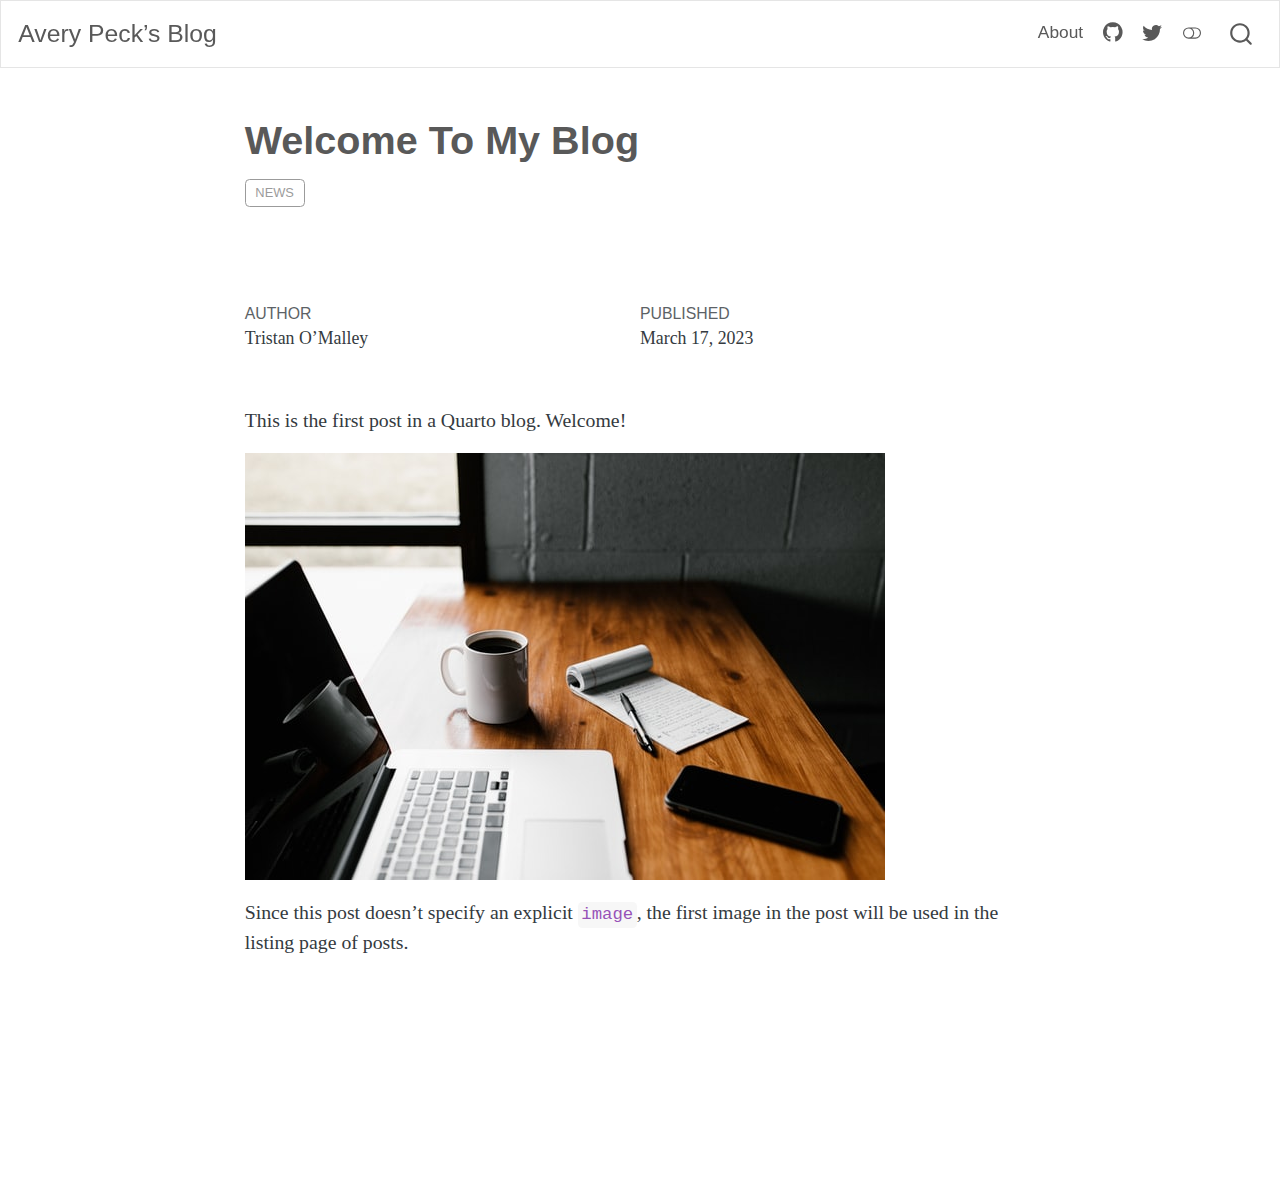
<file: posts/welcome/index.html>
<!DOCTYPE html>
<html xmlns="http://www.w3.org/1999/xhtml" lang="en" xml:lang="en"><head>

<meta charset="utf-8">
<meta name="generator" content="quarto-1.2.269">

<meta name="viewport" content="width=device-width, initial-scale=1.0, user-scalable=yes">

<meta name="author" content="Tristan O’Malley">
<meta name="dcterms.date" content="2023-03-17">

<title>Avery Peck’s Blog - Welcome To My Blog</title>
<style>
code{white-space: pre-wrap;}
span.smallcaps{font-variant: small-caps;}
div.columns{display: flex; gap: min(4vw, 1.5em);}
div.column{flex: auto; overflow-x: auto;}
div.hanging-indent{margin-left: 1.5em; text-indent: -1.5em;}
ul.task-list{list-style: none;}
ul.task-list li input[type="checkbox"] {
  width: 0.8em;
  margin: 0 0.8em 0.2em -1.6em;
  vertical-align: middle;
}
</style>


<script src="../../site_libs/quarto-nav/quarto-nav.js"></script>
<script src="../../site_libs/quarto-nav/headroom.min.js"></script>
<script src="../../site_libs/clipboard/clipboard.min.js"></script>
<script src="../../site_libs/quarto-search/autocomplete.umd.js"></script>
<script src="../../site_libs/quarto-search/fuse.min.js"></script>
<script src="../../site_libs/quarto-search/quarto-search.js"></script>
<meta name="quarto:offset" content="../../">
<script src="../../site_libs/quarto-html/quarto.js"></script>
<script src="../../site_libs/quarto-html/popper.min.js"></script>
<script src="../../site_libs/quarto-html/tippy.umd.min.js"></script>
<script src="../../site_libs/quarto-html/anchor.min.js"></script>
<link href="../../site_libs/quarto-html/tippy.css" rel="stylesheet">
<link href="../../site_libs/quarto-html/quarto-syntax-highlighting.css" rel="stylesheet" class="quarto-color-scheme" id="quarto-text-highlighting-styles">
<link href="../../site_libs/quarto-html/quarto-syntax-highlighting-dark.css" rel="prefetch" class="quarto-color-scheme quarto-color-alternate" id="quarto-text-highlighting-styles">
<script src="../../site_libs/bootstrap/bootstrap.min.js"></script>
<link href="../../site_libs/bootstrap/bootstrap-icons.css" rel="stylesheet">
<link href="../../site_libs/bootstrap/bootstrap.min.css" rel="stylesheet" class="quarto-color-scheme" id="quarto-bootstrap" data-mode="light">
<link href="../../site_libs/bootstrap/bootstrap-dark.min.css" rel="prefetch" class="quarto-color-scheme quarto-color-alternate" id="quarto-bootstrap" data-mode="dark">
<script id="quarto-search-options" type="application/json">{
  "location": "navbar",
  "copy-button": false,
  "collapse-after": 3,
  "panel-placement": "end",
  "type": "overlay",
  "limit": 20,
  "language": {
    "search-no-results-text": "No results",
    "search-matching-documents-text": "matching documents",
    "search-copy-link-title": "Copy link to search",
    "search-hide-matches-text": "Hide additional matches",
    "search-more-match-text": "more match in this document",
    "search-more-matches-text": "more matches in this document",
    "search-clear-button-title": "Clear",
    "search-detached-cancel-button-title": "Cancel",
    "search-submit-button-title": "Submit"
  }
}</script>


<link rel="stylesheet" href="../../styles.css">
</head>

<body class="nav-fixed fullcontent">

<div id="quarto-search-results"></div>
  <header id="quarto-header" class="headroom fixed-top">
    <nav class="navbar navbar-expand-lg navbar-dark ">
      <div class="navbar-container container-fluid">
      <div class="navbar-brand-container">
    <a class="navbar-brand" href="../../index.html">
    <span class="navbar-title">Avery Peck’s Blog</span>
    </a>
  </div>
          <button class="navbar-toggler" type="button" data-bs-toggle="collapse" data-bs-target="#navbarCollapse" aria-controls="navbarCollapse" aria-expanded="false" aria-label="Toggle navigation" onclick="if (window.quartoToggleHeadroom) { window.quartoToggleHeadroom(); }">
  <span class="navbar-toggler-icon"></span>
</button>
          <div class="collapse navbar-collapse" id="navbarCollapse">
            <ul class="navbar-nav navbar-nav-scroll ms-auto">
  <li class="nav-item">
    <a class="nav-link" href="../../about.html">
 <span class="menu-text">About</span></a>
  </li>  
  <li class="nav-item compact">
    <a class="nav-link" href="https://github.com/averypeck"><i class="bi bi-github" role="img">
</i> 
 <span class="menu-text"></span></a>
  </li>  
  <li class="nav-item compact">
    <a class="nav-link" href="https://twitter.com/averypeck32"><i class="bi bi-twitter" role="img">
</i> 
 <span class="menu-text"></span></a>
  </li>  
</ul>
              <div class="quarto-toggle-container">
                  <a href="" class="quarto-color-scheme-toggle nav-link" onclick="window.quartoToggleColorScheme(); return false;" title="Toggle dark mode"><i class="bi"></i></a>
              </div>
              <div id="quarto-search" class="" title="Search"></div>
          </div> <!-- /navcollapse -->
      </div> <!-- /container-fluid -->
    </nav>
</header>
<!-- content -->
<header id="title-block-header" class="quarto-title-block default page-columns page-full">
  <div class="quarto-title-banner page-columns page-full">
    <div class="quarto-title column-body">
      <h1 class="title">Welcome To My Blog</h1>
                                <div class="quarto-categories">
                <div class="quarto-category">news</div>
              </div>
                  </div>
  </div>
    
  
  <div class="quarto-title-meta">

      <div>
      <div class="quarto-title-meta-heading">Author</div>
      <div class="quarto-title-meta-contents">
               <p>Tristan O’Malley </p>
            </div>
    </div>
      
      <div>
      <div class="quarto-title-meta-heading">Published</div>
      <div class="quarto-title-meta-contents">
        <p class="date">March 17, 2023</p>
      </div>
    </div>
    
      
    </div>
    
  
  </header><div id="quarto-content" class="quarto-container page-columns page-rows-contents page-layout-article page-navbar">
<!-- sidebar -->
<!-- margin-sidebar -->
    
<!-- main -->
<main class="content quarto-banner-title-block" id="quarto-document-content">




<p>This is the first post in a Quarto blog. Welcome!</p>
<p><img src="thumbnail.jpg" class="img-fluid"></p>
<p>Since this post doesn’t specify an explicit <code>image</code>, the first image in the post will be used in the listing page of posts.</p>



</main> <!-- /main -->
<script id="quarto-html-after-body" type="application/javascript">
window.document.addEventListener("DOMContentLoaded", function (event) {
  const toggleBodyColorMode = (bsSheetEl) => {
    const mode = bsSheetEl.getAttribute("data-mode");
    const bodyEl = window.document.querySelector("body");
    if (mode === "dark") {
      bodyEl.classList.add("quarto-dark");
      bodyEl.classList.remove("quarto-light");
    } else {
      bodyEl.classList.add("quarto-light");
      bodyEl.classList.remove("quarto-dark");
    }
  }
  const toggleBodyColorPrimary = () => {
    const bsSheetEl = window.document.querySelector("link#quarto-bootstrap");
    if (bsSheetEl) {
      toggleBodyColorMode(bsSheetEl);
    }
  }
  toggleBodyColorPrimary();  
  const disableStylesheet = (stylesheets) => {
    for (let i=0; i < stylesheets.length; i++) {
      const stylesheet = stylesheets[i];
      stylesheet.rel = 'prefetch';
    }
  }
  const enableStylesheet = (stylesheets) => {
    for (let i=0; i < stylesheets.length; i++) {
      const stylesheet = stylesheets[i];
      stylesheet.rel = 'stylesheet';
    }
  }
  const manageTransitions = (selector, allowTransitions) => {
    const els = window.document.querySelectorAll(selector);
    for (let i=0; i < els.length; i++) {
      const el = els[i];
      if (allowTransitions) {
        el.classList.remove('notransition');
      } else {
        el.classList.add('notransition');
      }
    }
  }
  const toggleColorMode = (alternate) => {
    // Switch the stylesheets
    const alternateStylesheets = window.document.querySelectorAll('link.quarto-color-scheme.quarto-color-alternate');
    manageTransitions('#quarto-margin-sidebar .nav-link', false);
    if (alternate) {
      enableStylesheet(alternateStylesheets);
      for (const sheetNode of alternateStylesheets) {
        if (sheetNode.id === "quarto-bootstrap") {
          toggleBodyColorMode(sheetNode);
        }
      }
    } else {
      disableStylesheet(alternateStylesheets);
      toggleBodyColorPrimary();
    }
    manageTransitions('#quarto-margin-sidebar .nav-link', true);
    // Switch the toggles
    const toggles = window.document.querySelectorAll('.quarto-color-scheme-toggle');
    for (let i=0; i < toggles.length; i++) {
      const toggle = toggles[i];
      if (toggle) {
        if (alternate) {
          toggle.classList.add("alternate");     
        } else {
          toggle.classList.remove("alternate");
        }
      }
    }
    // Hack to workaround the fact that safari doesn't
    // properly recolor the scrollbar when toggling (#1455)
    if (navigator.userAgent.indexOf('Safari') > 0 && navigator.userAgent.indexOf('Chrome') == -1) {
      manageTransitions("body", false);
      window.scrollTo(0, 1);
      setTimeout(() => {
        window.scrollTo(0, 0);
        manageTransitions("body", true);
      }, 40);  
    }
  }
  const isFileUrl = () => { 
    return window.location.protocol === 'file:';
  }
  const hasAlternateSentinel = () => {  
    let styleSentinel = getColorSchemeSentinel();
    if (styleSentinel !== null) {
      return styleSentinel === "alternate";
    } else {
      return false;
    }
  }
  const setStyleSentinel = (alternate) => {
    const value = alternate ? "alternate" : "default";
    if (!isFileUrl()) {
      window.localStorage.setItem("quarto-color-scheme", value);
    } else {
      localAlternateSentinel = value;
    }
  }
  const getColorSchemeSentinel = () => {
    if (!isFileUrl()) {
      const storageValue = window.localStorage.getItem("quarto-color-scheme");
      return storageValue != null ? storageValue : localAlternateSentinel;
    } else {
      return localAlternateSentinel;
    }
  }
  let localAlternateSentinel = 'default';
  // Dark / light mode switch
  window.quartoToggleColorScheme = () => {
    // Read the current dark / light value 
    let toAlternate = !hasAlternateSentinel();
    toggleColorMode(toAlternate);
    setStyleSentinel(toAlternate);
  };
  // Ensure there is a toggle, if there isn't float one in the top right
  if (window.document.querySelector('.quarto-color-scheme-toggle') === null) {
    const a = window.document.createElement('a');
    a.classList.add('top-right');
    a.classList.add('quarto-color-scheme-toggle');
    a.href = "";
    a.onclick = function() { try { window.quartoToggleColorScheme(); } catch {} return false; };
    const i = window.document.createElement("i");
    i.classList.add('bi');
    a.appendChild(i);
    window.document.body.appendChild(a);
  }
  // Switch to dark mode if need be
  if (hasAlternateSentinel()) {
    toggleColorMode(true);
  } else {
    toggleColorMode(false);
  }
  const icon = "";
  const anchorJS = new window.AnchorJS();
  anchorJS.options = {
    placement: 'right',
    icon: icon
  };
  anchorJS.add('.anchored');
  const clipboard = new window.ClipboardJS('.code-copy-button', {
    target: function(trigger) {
      return trigger.previousElementSibling;
    }
  });
  clipboard.on('success', function(e) {
    // button target
    const button = e.trigger;
    // don't keep focus
    button.blur();
    // flash "checked"
    button.classList.add('code-copy-button-checked');
    var currentTitle = button.getAttribute("title");
    button.setAttribute("title", "Copied!");
    let tooltip;
    if (window.bootstrap) {
      button.setAttribute("data-bs-toggle", "tooltip");
      button.setAttribute("data-bs-placement", "left");
      button.setAttribute("data-bs-title", "Copied!");
      tooltip = new bootstrap.Tooltip(button, 
        { trigger: "manual", 
          customClass: "code-copy-button-tooltip",
          offset: [0, -8]});
      tooltip.show();    
    }
    setTimeout(function() {
      if (tooltip) {
        tooltip.hide();
        button.removeAttribute("data-bs-title");
        button.removeAttribute("data-bs-toggle");
        button.removeAttribute("data-bs-placement");
      }
      button.setAttribute("title", currentTitle);
      button.classList.remove('code-copy-button-checked');
    }, 1000);
    // clear code selection
    e.clearSelection();
  });
  function tippyHover(el, contentFn) {
    const config = {
      allowHTML: true,
      content: contentFn,
      maxWidth: 500,
      delay: 100,
      arrow: false,
      appendTo: function(el) {
          return el.parentElement;
      },
      interactive: true,
      interactiveBorder: 10,
      theme: 'quarto',
      placement: 'bottom-start'
    };
    window.tippy(el, config); 
  }
  const noterefs = window.document.querySelectorAll('a[role="doc-noteref"]');
  for (var i=0; i<noterefs.length; i++) {
    const ref = noterefs[i];
    tippyHover(ref, function() {
      // use id or data attribute instead here
      let href = ref.getAttribute('data-footnote-href') || ref.getAttribute('href');
      try { href = new URL(href).hash; } catch {}
      const id = href.replace(/^#\/?/, "");
      const note = window.document.getElementById(id);
      return note.innerHTML;
    });
  }
  const findCites = (el) => {
    const parentEl = el.parentElement;
    if (parentEl) {
      const cites = parentEl.dataset.cites;
      if (cites) {
        return {
          el,
          cites: cites.split(' ')
        };
      } else {
        return findCites(el.parentElement)
      }
    } else {
      return undefined;
    }
  };
  var bibliorefs = window.document.querySelectorAll('a[role="doc-biblioref"]');
  for (var i=0; i<bibliorefs.length; i++) {
    const ref = bibliorefs[i];
    const citeInfo = findCites(ref);
    if (citeInfo) {
      tippyHover(citeInfo.el, function() {
        var popup = window.document.createElement('div');
        citeInfo.cites.forEach(function(cite) {
          var citeDiv = window.document.createElement('div');
          citeDiv.classList.add('hanging-indent');
          citeDiv.classList.add('csl-entry');
          var biblioDiv = window.document.getElementById('ref-' + cite);
          if (biblioDiv) {
            citeDiv.innerHTML = biblioDiv.innerHTML;
          }
          popup.appendChild(citeDiv);
        });
        return popup.innerHTML;
      });
    }
  }
});
</script>
</div> <!-- /content -->



</body></html>
</file>
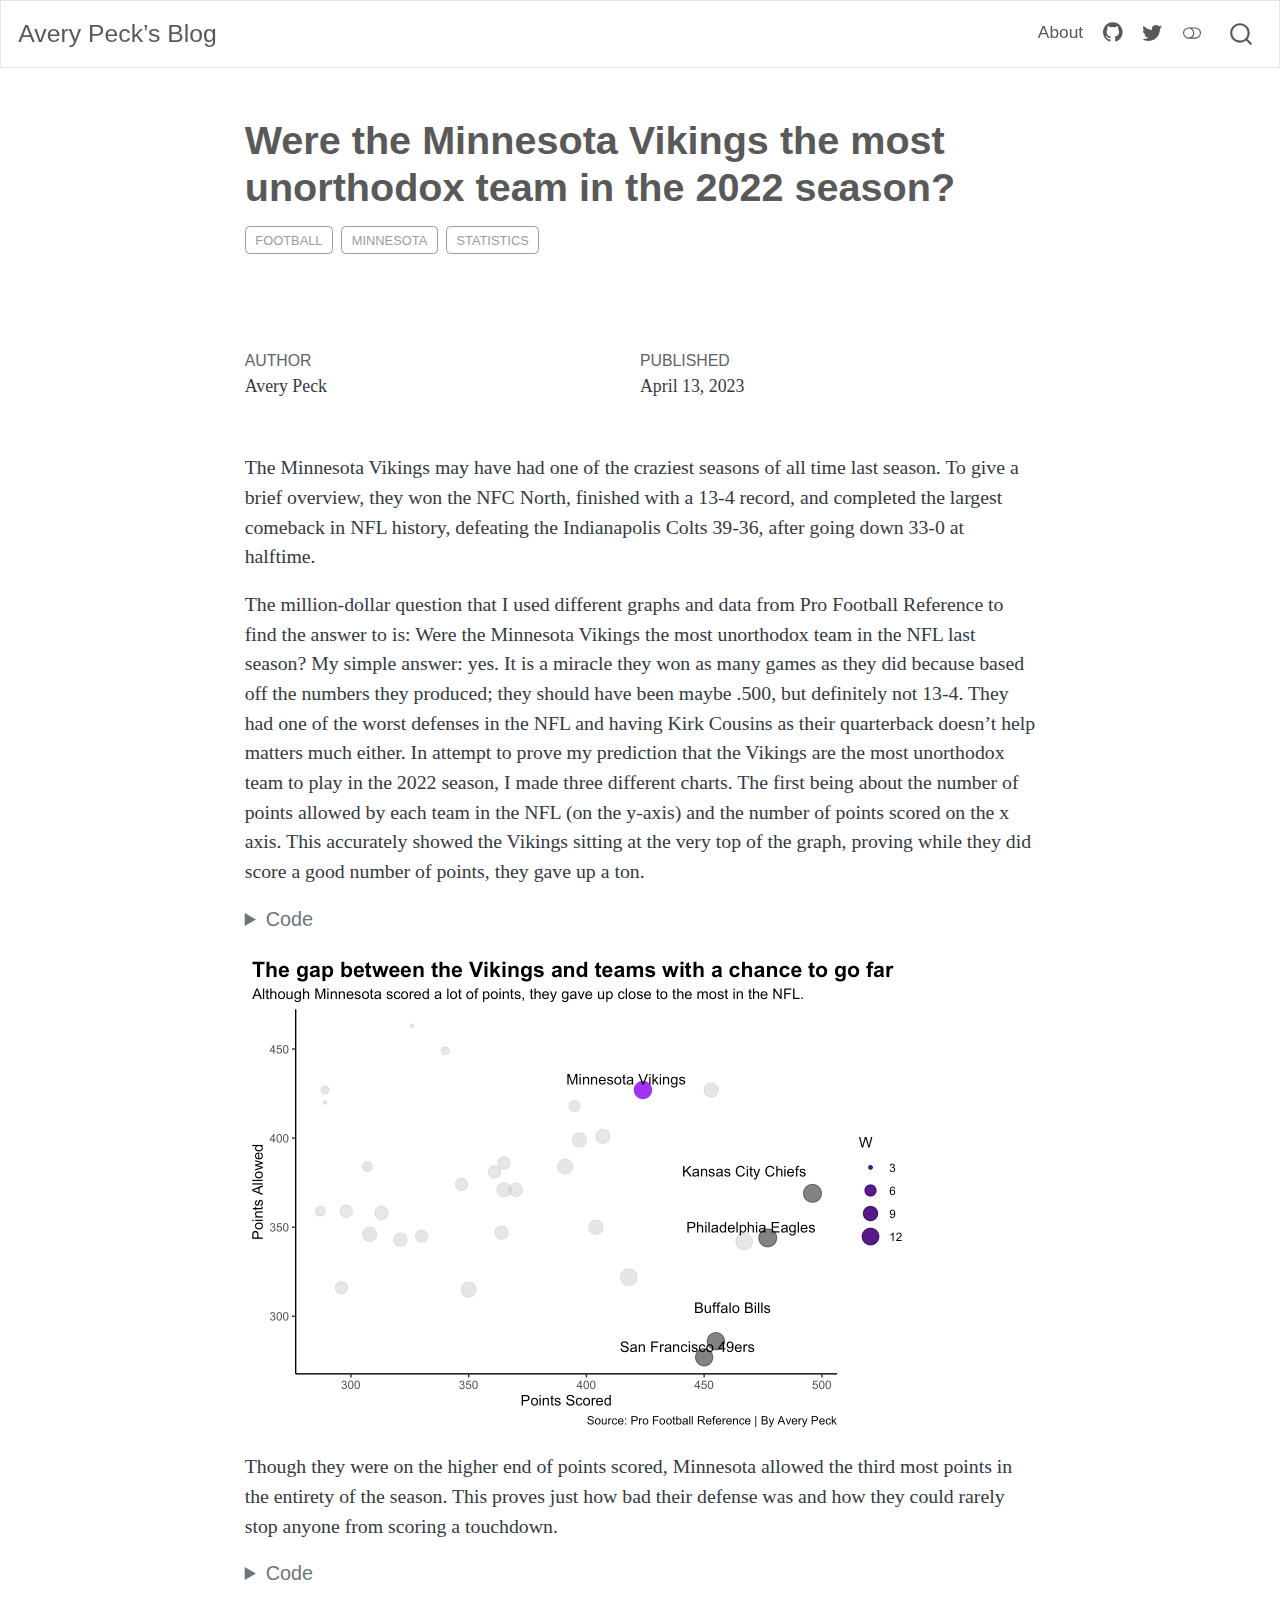
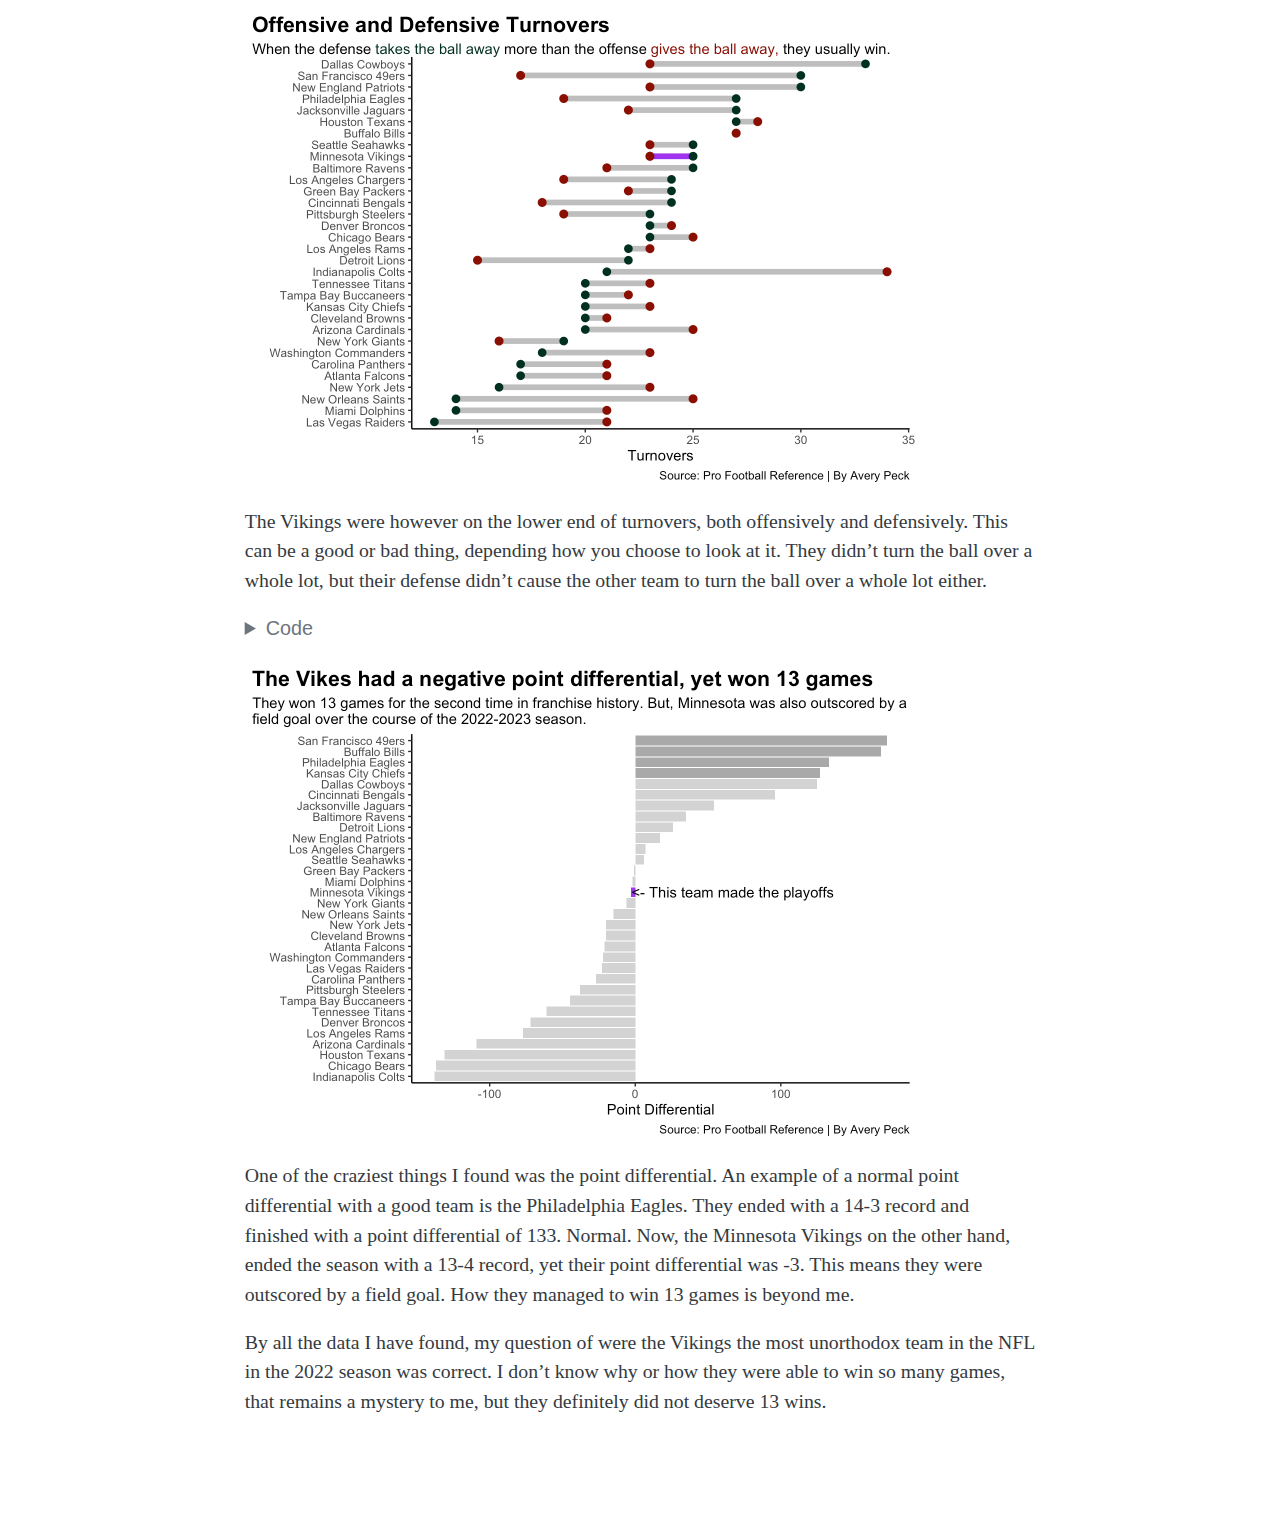
<file: posts/were-vikings-most-unorthodox-team-in-2022/index.html>
<!DOCTYPE html>
<html xmlns="http://www.w3.org/1999/xhtml" lang="en" xml:lang="en"><head>

<meta charset="utf-8">
<meta name="generator" content="quarto-1.2.269">

<meta name="viewport" content="width=device-width, initial-scale=1.0, user-scalable=yes">

<meta name="author" content="Avery Peck">
<meta name="dcterms.date" content="2023-04-13">

<title>Avery Peck’s Blog - Were the Minnesota Vikings the most unorthodox team in the 2022 season?</title>
<style>
code{white-space: pre-wrap;}
span.smallcaps{font-variant: small-caps;}
div.columns{display: flex; gap: min(4vw, 1.5em);}
div.column{flex: auto; overflow-x: auto;}
div.hanging-indent{margin-left: 1.5em; text-indent: -1.5em;}
ul.task-list{list-style: none;}
ul.task-list li input[type="checkbox"] {
  width: 0.8em;
  margin: 0 0.8em 0.2em -1.6em;
  vertical-align: middle;
}
pre > code.sourceCode { white-space: pre; position: relative; }
pre > code.sourceCode > span { display: inline-block; line-height: 1.25; }
pre > code.sourceCode > span:empty { height: 1.2em; }
.sourceCode { overflow: visible; }
code.sourceCode > span { color: inherit; text-decoration: inherit; }
div.sourceCode { margin: 1em 0; }
pre.sourceCode { margin: 0; }
@media screen {
div.sourceCode { overflow: auto; }
}
@media print {
pre > code.sourceCode { white-space: pre-wrap; }
pre > code.sourceCode > span { text-indent: -5em; padding-left: 5em; }
}
pre.numberSource code
  { counter-reset: source-line 0; }
pre.numberSource code > span
  { position: relative; left: -4em; counter-increment: source-line; }
pre.numberSource code > span > a:first-child::before
  { content: counter(source-line);
    position: relative; left: -1em; text-align: right; vertical-align: baseline;
    border: none; display: inline-block;
    -webkit-touch-callout: none; -webkit-user-select: none;
    -khtml-user-select: none; -moz-user-select: none;
    -ms-user-select: none; user-select: none;
    padding: 0 4px; width: 4em;
    color: #aaaaaa;
  }
pre.numberSource { margin-left: 3em; border-left: 1px solid #aaaaaa;  padding-left: 4px; }
div.sourceCode
  {   }
@media screen {
pre > code.sourceCode > span > a:first-child::before { text-decoration: underline; }
}
code span.al { color: #ff0000; font-weight: bold; } /* Alert */
code span.an { color: #60a0b0; font-weight: bold; font-style: italic; } /* Annotation */
code span.at { color: #7d9029; } /* Attribute */
code span.bn { color: #40a070; } /* BaseN */
code span.bu { color: #008000; } /* BuiltIn */
code span.cf { color: #007020; font-weight: bold; } /* ControlFlow */
code span.ch { color: #4070a0; } /* Char */
code span.cn { color: #880000; } /* Constant */
code span.co { color: #60a0b0; font-style: italic; } /* Comment */
code span.cv { color: #60a0b0; font-weight: bold; font-style: italic; } /* CommentVar */
code span.do { color: #ba2121; font-style: italic; } /* Documentation */
code span.dt { color: #902000; } /* DataType */
code span.dv { color: #40a070; } /* DecVal */
code span.er { color: #ff0000; font-weight: bold; } /* Error */
code span.ex { } /* Extension */
code span.fl { color: #40a070; } /* Float */
code span.fu { color: #06287e; } /* Function */
code span.im { color: #008000; font-weight: bold; } /* Import */
code span.in { color: #60a0b0; font-weight: bold; font-style: italic; } /* Information */
code span.kw { color: #007020; font-weight: bold; } /* Keyword */
code span.op { color: #666666; } /* Operator */
code span.ot { color: #007020; } /* Other */
code span.pp { color: #bc7a00; } /* Preprocessor */
code span.sc { color: #4070a0; } /* SpecialChar */
code span.ss { color: #bb6688; } /* SpecialString */
code span.st { color: #4070a0; } /* String */
code span.va { color: #19177c; } /* Variable */
code span.vs { color: #4070a0; } /* VerbatimString */
code span.wa { color: #60a0b0; font-weight: bold; font-style: italic; } /* Warning */
</style>


<script src="../../site_libs/quarto-nav/quarto-nav.js"></script>
<script src="../../site_libs/quarto-nav/headroom.min.js"></script>
<script src="../../site_libs/clipboard/clipboard.min.js"></script>
<script src="../../site_libs/quarto-search/autocomplete.umd.js"></script>
<script src="../../site_libs/quarto-search/fuse.min.js"></script>
<script src="../../site_libs/quarto-search/quarto-search.js"></script>
<meta name="quarto:offset" content="../../">
<script src="../../site_libs/quarto-html/quarto.js"></script>
<script src="../../site_libs/quarto-html/popper.min.js"></script>
<script src="../../site_libs/quarto-html/tippy.umd.min.js"></script>
<script src="../../site_libs/quarto-html/anchor.min.js"></script>
<link href="../../site_libs/quarto-html/tippy.css" rel="stylesheet">
<link href="../../site_libs/quarto-html/quarto-syntax-highlighting.css" rel="stylesheet" class="quarto-color-scheme" id="quarto-text-highlighting-styles">
<link href="../../site_libs/quarto-html/quarto-syntax-highlighting-dark.css" rel="prefetch" class="quarto-color-scheme quarto-color-alternate" id="quarto-text-highlighting-styles">
<script src="../../site_libs/bootstrap/bootstrap.min.js"></script>
<link href="../../site_libs/bootstrap/bootstrap-icons.css" rel="stylesheet">
<link href="../../site_libs/bootstrap/bootstrap.min.css" rel="stylesheet" class="quarto-color-scheme" id="quarto-bootstrap" data-mode="light">
<link href="../../site_libs/bootstrap/bootstrap-dark.min.css" rel="prefetch" class="quarto-color-scheme quarto-color-alternate" id="quarto-bootstrap" data-mode="dark">
<script id="quarto-search-options" type="application/json">{
  "location": "navbar",
  "copy-button": false,
  "collapse-after": 3,
  "panel-placement": "end",
  "type": "overlay",
  "limit": 20,
  "language": {
    "search-no-results-text": "No results",
    "search-matching-documents-text": "matching documents",
    "search-copy-link-title": "Copy link to search",
    "search-hide-matches-text": "Hide additional matches",
    "search-more-match-text": "more match in this document",
    "search-more-matches-text": "more matches in this document",
    "search-clear-button-title": "Clear",
    "search-detached-cancel-button-title": "Cancel",
    "search-submit-button-title": "Submit"
  }
}</script>


<link rel="stylesheet" href="../../styles.css">
</head>

<body class="nav-fixed fullcontent">

<div id="quarto-search-results"></div>
  <header id="quarto-header" class="headroom fixed-top">
    <nav class="navbar navbar-expand-lg navbar-dark ">
      <div class="navbar-container container-fluid">
      <div class="navbar-brand-container">
    <a class="navbar-brand" href="../../index.html">
    <span class="navbar-title">Avery Peck’s Blog</span>
    </a>
  </div>
          <button class="navbar-toggler" type="button" data-bs-toggle="collapse" data-bs-target="#navbarCollapse" aria-controls="navbarCollapse" aria-expanded="false" aria-label="Toggle navigation" onclick="if (window.quartoToggleHeadroom) { window.quartoToggleHeadroom(); }">
  <span class="navbar-toggler-icon"></span>
</button>
          <div class="collapse navbar-collapse" id="navbarCollapse">
            <ul class="navbar-nav navbar-nav-scroll ms-auto">
  <li class="nav-item">
    <a class="nav-link" href="../../about.html">
 <span class="menu-text">About</span></a>
  </li>  
  <li class="nav-item compact">
    <a class="nav-link" href="https://github.com/averypeck"><i class="bi bi-github" role="img">
</i> 
 <span class="menu-text"></span></a>
  </li>  
  <li class="nav-item compact">
    <a class="nav-link" href="https://twitter.com/averypeck32"><i class="bi bi-twitter" role="img">
</i> 
 <span class="menu-text"></span></a>
  </li>  
</ul>
              <div class="quarto-toggle-container">
                  <a href="" class="quarto-color-scheme-toggle nav-link" onclick="window.quartoToggleColorScheme(); return false;" title="Toggle dark mode"><i class="bi"></i></a>
              </div>
              <div id="quarto-search" class="" title="Search"></div>
          </div> <!-- /navcollapse -->
      </div> <!-- /container-fluid -->
    </nav>
</header>
<!-- content -->
<header id="title-block-header" class="quarto-title-block default page-columns page-full">
  <div class="quarto-title-banner page-columns page-full">
    <div class="quarto-title column-body">
      <h1 class="title">Were the Minnesota Vikings the most unorthodox team in the 2022 season?</h1>
                                <div class="quarto-categories">
                <div class="quarto-category">football</div>
                <div class="quarto-category">minnesota</div>
                <div class="quarto-category">statistics</div>
              </div>
                  </div>
  </div>
    
  
  <div class="quarto-title-meta">

      <div>
      <div class="quarto-title-meta-heading">Author</div>
      <div class="quarto-title-meta-contents">
               <p>Avery Peck </p>
            </div>
    </div>
      
      <div>
      <div class="quarto-title-meta-heading">Published</div>
      <div class="quarto-title-meta-contents">
        <p class="date">April 13, 2023</p>
      </div>
    </div>
    
      
    </div>
    
  
  </header><div id="quarto-content" class="quarto-container page-columns page-rows-contents page-layout-article page-navbar">
<!-- sidebar -->
<!-- margin-sidebar -->
    
<!-- main -->
<main class="content quarto-banner-title-block" id="quarto-document-content">




<p>The Minnesota Vikings may have had one of the craziest seasons of all time last season. To give a brief overview, they won the NFC North, finished with a 13-4 record, and completed the largest comeback in NFL history, defeating the Indianapolis Colts 39-36, after going down 33-0 at halftime.</p>
<p>The million-dollar question that I used different graphs and data from Pro Football Reference to find the answer to is: Were the Minnesota Vikings the most unorthodox team in the NFL last season? My simple answer: yes. It is a miracle they won as many games as they did because based off the numbers they produced; they should have been maybe .500, but definitely not 13-4. They had one of the worst defenses in the NFL and having Kirk Cousins as their quarterback doesn’t help matters much either. In attempt to prove my prediction that the Vikings are the most unorthodox team to play in the 2022 season, I made three different charts. The first being about the number of points allowed by each team in the NFL (on the y-axis) and the number of points scored on the x axis. This accurately showed the Vikings sitting at the very top of the graph, proving while they did score a good number of points, they gave up a ton.</p>
<div class="cell">
<details>
<summary>Code</summary>
<div class="sourceCode cell-code" id="cb1"><pre class="sourceCode r code-with-copy"><code class="sourceCode r"><span id="cb1-1"><a href="#cb1-1" aria-hidden="true" tabindex="-1"></a><span class="fu">library</span>(tidyverse)</span>
<span id="cb1-2"><a href="#cb1-2" aria-hidden="true" tabindex="-1"></a><span class="fu">library</span>(ggrepel)</span>
<span id="cb1-3"><a href="#cb1-3" aria-hidden="true" tabindex="-1"></a><span class="fu">library</span>(ggalt)</span>
<span id="cb1-4"><a href="#cb1-4" aria-hidden="true" tabindex="-1"></a><span class="fu">library</span>(ggtext)</span>
<span id="cb1-5"><a href="#cb1-5" aria-hidden="true" tabindex="-1"></a></span>
<span id="cb1-6"><a href="#cb1-6" aria-hidden="true" tabindex="-1"></a>teamrecord <span class="ot">&lt;-</span> <span class="fu">read_csv</span>(<span class="st">"teamrecord.csv"</span>)</span>
<span id="cb1-7"><a href="#cb1-7" aria-hidden="true" tabindex="-1"></a>vikingstats <span class="ot">&lt;-</span> teamrecord <span class="sc">%&gt;%</span> <span class="fu">filter</span>(Tm <span class="sc">==</span> <span class="st">"Minnesota Vikings"</span>)</span>
<span id="cb1-8"><a href="#cb1-8" aria-hidden="true" tabindex="-1"></a>winners <span class="ot">&lt;-</span>  teamrecord <span class="sc">%&gt;%</span> <span class="fu">filter</span>(W <span class="sc">&gt;=</span> <span class="dv">13</span>) <span class="sc">%&gt;%</span> <span class="fu">filter</span>(Tm <span class="sc">!=</span> <span class="st">"Minnesota Vikings"</span>)</span>
<span id="cb1-9"><a href="#cb1-9" aria-hidden="true" tabindex="-1"></a></span>
<span id="cb1-10"><a href="#cb1-10" aria-hidden="true" tabindex="-1"></a>nfloffense <span class="ot">&lt;-</span> <span class="fu">read_csv</span>(<span class="st">"nfloffense"</span>)</span>
<span id="cb1-11"><a href="#cb1-11" aria-hidden="true" tabindex="-1"></a></span>
<span id="cb1-12"><a href="#cb1-12" aria-hidden="true" tabindex="-1"></a>nfldefense <span class="ot">&lt;-</span> <span class="fu">read_csv</span>(<span class="st">"nfldefense_csv"</span>)</span>
<span id="cb1-13"><a href="#cb1-13" aria-hidden="true" tabindex="-1"></a></span>
<span id="cb1-14"><a href="#cb1-14" aria-hidden="true" tabindex="-1"></a><span class="fu">ggplot</span>() <span class="sc">+</span> </span>
<span id="cb1-15"><a href="#cb1-15" aria-hidden="true" tabindex="-1"></a>  <span class="fu">geom_point</span>(</span>
<span id="cb1-16"><a href="#cb1-16" aria-hidden="true" tabindex="-1"></a>    <span class="at">data=</span>teamrecord, </span>
<span id="cb1-17"><a href="#cb1-17" aria-hidden="true" tabindex="-1"></a>    <span class="fu">aes</span>(<span class="at">x=</span>PF, <span class="at">y=</span>PA, <span class="at">size=</span>W), </span>
<span id="cb1-18"><a href="#cb1-18" aria-hidden="true" tabindex="-1"></a>    <span class="at">color=</span><span class="st">"grey"</span>, </span>
<span id="cb1-19"><a href="#cb1-19" aria-hidden="true" tabindex="-1"></a>    <span class="at">alpha=</span>.<span class="dv">4</span>) <span class="sc">+</span> </span>
<span id="cb1-20"><a href="#cb1-20" aria-hidden="true" tabindex="-1"></a>  <span class="fu">geom_point</span>(</span>
<span id="cb1-21"><a href="#cb1-21" aria-hidden="true" tabindex="-1"></a>    <span class="at">data=</span>vikingstats, </span>
<span id="cb1-22"><a href="#cb1-22" aria-hidden="true" tabindex="-1"></a>    <span class="fu">aes</span>(<span class="at">x=</span>PF, <span class="at">y=</span>PA, <span class="at">size=</span>W), </span>
<span id="cb1-23"><a href="#cb1-23" aria-hidden="true" tabindex="-1"></a>    <span class="at">color=</span><span class="st">"purple"</span>) <span class="sc">+</span> </span>
<span id="cb1-24"><a href="#cb1-24" aria-hidden="true" tabindex="-1"></a>  <span class="fu">geom_text_repel</span>(</span>
<span id="cb1-25"><a href="#cb1-25" aria-hidden="true" tabindex="-1"></a>    <span class="at">data=</span>vikingstats, </span>
<span id="cb1-26"><a href="#cb1-26" aria-hidden="true" tabindex="-1"></a>    <span class="fu">aes</span>(<span class="at">x=</span>PF, <span class="at">y=</span>PA <span class="sc">+</span> <span class="fl">12.5</span>, <span class="at">label=</span>Tm)</span>
<span id="cb1-27"><a href="#cb1-27" aria-hidden="true" tabindex="-1"></a>  )<span class="sc">+</span> </span>
<span id="cb1-28"><a href="#cb1-28" aria-hidden="true" tabindex="-1"></a>  <span class="fu">geom_point</span>(</span>
<span id="cb1-29"><a href="#cb1-29" aria-hidden="true" tabindex="-1"></a>    <span class="at">data=</span>winners, </span>
<span id="cb1-30"><a href="#cb1-30" aria-hidden="true" tabindex="-1"></a>    <span class="fu">aes</span>(<span class="at">x=</span>PF, <span class="at">y=</span>PA, <span class="at">size=</span>W), </span>
<span id="cb1-31"><a href="#cb1-31" aria-hidden="true" tabindex="-1"></a>    <span class="at">color=</span><span class="st">"black"</span>,</span>
<span id="cb1-32"><a href="#cb1-32" aria-hidden="true" tabindex="-1"></a>     <span class="at">alpha=</span>.<span class="dv">5</span>) <span class="sc">+</span></span>
<span id="cb1-33"><a href="#cb1-33" aria-hidden="true" tabindex="-1"></a>  <span class="fu">geom_text_repel</span>(</span>
<span id="cb1-34"><a href="#cb1-34" aria-hidden="true" tabindex="-1"></a>    <span class="at">data=</span>winners, </span>
<span id="cb1-35"><a href="#cb1-35" aria-hidden="true" tabindex="-1"></a>    <span class="fu">aes</span>(<span class="at">x=</span>PF, <span class="at">y=</span>PA <span class="sc">+</span> <span class="fl">12.5</span>, <span class="at">label=</span>Tm) </span>
<span id="cb1-36"><a href="#cb1-36" aria-hidden="true" tabindex="-1"></a>  ) <span class="sc">+</span></span>
<span id="cb1-37"><a href="#cb1-37" aria-hidden="true" tabindex="-1"></a>  <span class="fu">labs</span>(</span>
<span id="cb1-38"><a href="#cb1-38" aria-hidden="true" tabindex="-1"></a>    <span class="at">x=</span><span class="st">"Points Scored"</span>, </span>
<span id="cb1-39"><a href="#cb1-39" aria-hidden="true" tabindex="-1"></a>    <span class="at">y=</span><span class="st">"Points Allowed"</span>, </span>
<span id="cb1-40"><a href="#cb1-40" aria-hidden="true" tabindex="-1"></a>    <span class="at">title=</span><span class="st">"The gap between the Vikings and teams with a chance to go far"</span>, </span>
<span id="cb1-41"><a href="#cb1-41" aria-hidden="true" tabindex="-1"></a>    <span class="at">subtitle=</span><span class="st">"Although Minnesota scored a lot of points, they gave up close to the most in the NFL."</span>, </span>
<span id="cb1-42"><a href="#cb1-42" aria-hidden="true" tabindex="-1"></a>    <span class="at">caption=</span><span class="st">"Source: Pro Football Reference | By Avery Peck"</span></span>
<span id="cb1-43"><a href="#cb1-43" aria-hidden="true" tabindex="-1"></a>    )<span class="sc">+</span></span>
<span id="cb1-44"><a href="#cb1-44" aria-hidden="true" tabindex="-1"></a><span class="fu">theme_classic</span>() <span class="sc">+</span></span>
<span id="cb1-45"><a href="#cb1-45" aria-hidden="true" tabindex="-1"></a>  <span class="fu">theme</span>(</span>
<span id="cb1-46"><a href="#cb1-46" aria-hidden="true" tabindex="-1"></a>     <span class="at">plot.title.position =</span> <span class="st">"plot"</span>,</span>
<span id="cb1-47"><a href="#cb1-47" aria-hidden="true" tabindex="-1"></a>     <span class="at">plot.title=</span><span class="fu">element_text</span>(<span class="at">size=</span><span class="dv">16</span>, <span class="at">face =</span> <span class="st">"bold"</span>),</span>
<span id="cb1-48"><a href="#cb1-48" aria-hidden="true" tabindex="-1"></a>     <span class="at">plot.subtitle=</span> <span class="fu">element_text</span>(<span class="at">size=</span><span class="dv">11</span>)</span>
<span id="cb1-49"><a href="#cb1-49" aria-hidden="true" tabindex="-1"></a>  )</span></code><button title="Copy to Clipboard" class="code-copy-button"><i class="bi"></i></button></pre></div>
</details>
<div class="cell-output-display">
<p><img src="index_files/figure-html/unnamed-chunk-1-1.png" class="img-fluid" width="672"></p>
</div>
</div>
<p>Though they were on the higher end of points scored, Minnesota allowed the third most points in the entirety of the season. This proves just how bad their defense was and how they could rarely stop anyone from scoring a touchdown.</p>
<div class="cell">
<details>
<summary>Code</summary>
<div class="sourceCode cell-code" id="cb2"><pre class="sourceCode r code-with-copy"><code class="sourceCode r"><span id="cb2-1"><a href="#cb2-1" aria-hidden="true" tabindex="-1"></a>OFturnovers<span class="ot">&lt;-</span> nfloffense <span class="sc">%&gt;%</span> <span class="fu">select</span>(Tm, TO) <span class="sc">%&gt;%</span> <span class="fu">rename</span>(<span class="at">OffensiveTurnovers=</span>TO)</span>
<span id="cb2-2"><a href="#cb2-2" aria-hidden="true" tabindex="-1"></a>Defturnovers<span class="ot">&lt;-</span> nfldefense <span class="sc">%&gt;%</span> <span class="fu">select</span>(Tm, TO) <span class="sc">%&gt;%</span>  <span class="fu">rename</span>(<span class="at">DefensiveTurnovers=</span>TO)</span>
<span id="cb2-3"><a href="#cb2-3" aria-hidden="true" tabindex="-1"></a>turnovers <span class="ot">&lt;-</span> OFturnovers <span class="sc">%&gt;%</span> <span class="fu">inner_join</span>(Defturnovers)</span>
<span id="cb2-4"><a href="#cb2-4" aria-hidden="true" tabindex="-1"></a>vikingturnovers <span class="ot">&lt;-</span> turnovers <span class="sc">%&gt;%</span> <span class="fu">filter</span>(Tm <span class="sc">==</span> <span class="st">"Minnesota Vikings"</span>)</span>
<span id="cb2-5"><a href="#cb2-5" aria-hidden="true" tabindex="-1"></a></span>
<span id="cb2-6"><a href="#cb2-6" aria-hidden="true" tabindex="-1"></a><span class="fu">ggplot</span>() <span class="sc">+</span> </span>
<span id="cb2-7"><a href="#cb2-7" aria-hidden="true" tabindex="-1"></a>  <span class="fu">geom_dumbbell</span>(</span>
<span id="cb2-8"><a href="#cb2-8" aria-hidden="true" tabindex="-1"></a>    <span class="at">data=</span>turnovers, </span>
<span id="cb2-9"><a href="#cb2-9" aria-hidden="true" tabindex="-1"></a>    <span class="fu">aes</span>(<span class="at">y=</span><span class="fu">reorder</span>(Tm, DefensiveTurnovers), <span class="at">x=</span>DefensiveTurnovers, <span class="at">xend=</span>OffensiveTurnovers),</span>
<span id="cb2-10"><a href="#cb2-10" aria-hidden="true" tabindex="-1"></a>    <span class="at">size =</span> <span class="dv">2</span>,</span>
<span id="cb2-11"><a href="#cb2-11" aria-hidden="true" tabindex="-1"></a>    <span class="at">colour =</span> <span class="st">"grey"</span>,</span>
<span id="cb2-12"><a href="#cb2-12" aria-hidden="true" tabindex="-1"></a>    <span class="at">colour_x =</span> <span class="st">"#013220"</span>,</span>
<span id="cb2-13"><a href="#cb2-13" aria-hidden="true" tabindex="-1"></a>    <span class="at">colour_xend =</span> <span class="st">"#8b0000"</span>) <span class="sc">+</span></span>
<span id="cb2-14"><a href="#cb2-14" aria-hidden="true" tabindex="-1"></a>  <span class="fu">geom_dumbbell</span>(</span>
<span id="cb2-15"><a href="#cb2-15" aria-hidden="true" tabindex="-1"></a>    <span class="at">data=</span>vikingturnovers, </span>
<span id="cb2-16"><a href="#cb2-16" aria-hidden="true" tabindex="-1"></a>    <span class="fu">aes</span>(<span class="at">y=</span><span class="fu">reorder</span>(Tm, DefensiveTurnovers), <span class="at">x=</span>DefensiveTurnovers, <span class="at">xend=</span>OffensiveTurnovers),</span>
<span id="cb2-17"><a href="#cb2-17" aria-hidden="true" tabindex="-1"></a>    <span class="at">size =</span> <span class="dv">2</span>,</span>
<span id="cb2-18"><a href="#cb2-18" aria-hidden="true" tabindex="-1"></a>    <span class="at">colour =</span> <span class="st">"purple"</span>,</span>
<span id="cb2-19"><a href="#cb2-19" aria-hidden="true" tabindex="-1"></a>    <span class="at">colour_x =</span> <span class="st">"#013220"</span>,</span>
<span id="cb2-20"><a href="#cb2-20" aria-hidden="true" tabindex="-1"></a>    <span class="at">colour_xend =</span> <span class="st">"#8b0000"</span>) <span class="sc">+</span></span>
<span id="cb2-21"><a href="#cb2-21" aria-hidden="true" tabindex="-1"></a>  <span class="fu">theme</span>(</span>
<span id="cb2-22"><a href="#cb2-22" aria-hidden="true" tabindex="-1"></a>    <span class="at">plot.subtitle =</span> <span class="fu">element_textbox_simple</span>()</span>
<span id="cb2-23"><a href="#cb2-23" aria-hidden="true" tabindex="-1"></a>  ) <span class="sc">+</span></span>
<span id="cb2-24"><a href="#cb2-24" aria-hidden="true" tabindex="-1"></a>  <span class="fu">labs</span>(</span>
<span id="cb2-25"><a href="#cb2-25" aria-hidden="true" tabindex="-1"></a>    <span class="at">x=</span> <span class="st">"Turnovers"</span>, </span>
<span id="cb2-26"><a href="#cb2-26" aria-hidden="true" tabindex="-1"></a>    <span class="at">y=</span> <span class="st">""</span>, </span>
<span id="cb2-27"><a href="#cb2-27" aria-hidden="true" tabindex="-1"></a>    <span class="at">title=</span><span class="st">"Offensive and Defensive Turnovers"</span>, </span>
<span id="cb2-28"><a href="#cb2-28" aria-hidden="true" tabindex="-1"></a>    <span class="at">subtitle =</span><span class="st">"When the defense &lt;span style = 'color:#013220;'&gt;takes the ball away&lt;/span&gt; more than the offense &lt;span style = 'color:#8b0000;'&gt;gives the ball away,&lt;/span&gt; they usually win."</span>,</span>
<span id="cb2-29"><a href="#cb2-29" aria-hidden="true" tabindex="-1"></a>    <span class="at">caption=</span><span class="st">"Source: Pro Football Reference | By Avery Peck"</span></span>
<span id="cb2-30"><a href="#cb2-30" aria-hidden="true" tabindex="-1"></a>    ) <span class="sc">+</span> </span>
<span id="cb2-31"><a href="#cb2-31" aria-hidden="true" tabindex="-1"></a>  <span class="fu">theme_classic</span>() <span class="sc">+</span></span>
<span id="cb2-32"><a href="#cb2-32" aria-hidden="true" tabindex="-1"></a>  <span class="fu">theme</span>(</span>
<span id="cb2-33"><a href="#cb2-33" aria-hidden="true" tabindex="-1"></a>     <span class="at">plot.title.position =</span> <span class="st">"plot"</span>,</span>
<span id="cb2-34"><a href="#cb2-34" aria-hidden="true" tabindex="-1"></a>     <span class="at">plot.title=</span><span class="fu">element_text</span>(<span class="at">size=</span><span class="dv">16</span>, <span class="at">face =</span> <span class="st">"bold"</span>),</span>
<span id="cb2-35"><a href="#cb2-35" aria-hidden="true" tabindex="-1"></a>     <span class="at">plot.subtitle=</span> <span class="fu">element_textbox_simple</span>(<span class="at">size=</span><span class="dv">11</span>)</span>
<span id="cb2-36"><a href="#cb2-36" aria-hidden="true" tabindex="-1"></a>  )</span></code><button title="Copy to Clipboard" class="code-copy-button"><i class="bi"></i></button></pre></div>
</details>
<div class="cell-output-display">
<p><img src="index_files/figure-html/unnamed-chunk-2-1.png" class="img-fluid" width="672"></p>
</div>
</div>
<p>The Vikings were however on the lower end of turnovers, both offensively and defensively. This can be a good or bad thing, depending how you choose to look at it. They didn’t turn the ball over a whole lot, but their defense didn’t cause the other team to turn the ball over a whole lot either.</p>
<div class="cell">
<details>
<summary>Code</summary>
<div class="sourceCode cell-code" id="cb3"><pre class="sourceCode r code-with-copy"><code class="sourceCode r"><span id="cb3-1"><a href="#cb3-1" aria-hidden="true" tabindex="-1"></a><span class="fu">ggplot</span>() <span class="sc">+</span> </span>
<span id="cb3-2"><a href="#cb3-2" aria-hidden="true" tabindex="-1"></a>  <span class="fu">geom_bar</span>(<span class="at">data=</span>teamrecord, <span class="fu">aes</span>(<span class="at">x=</span> <span class="fu">reorder</span>(Tm, PD), <span class="at">weight=</span>PD), <span class="at">fill=</span> <span class="st">"light grey"</span>) <span class="sc">+</span></span>
<span id="cb3-3"><a href="#cb3-3" aria-hidden="true" tabindex="-1"></a>  <span class="fu">geom_bar</span>(<span class="at">data=</span>winners, <span class="fu">aes</span>(<span class="at">x=</span> <span class="fu">reorder</span>(Tm, PD), <span class="at">weight=</span>PD), <span class="at">fill=</span><span class="st">"dark grey"</span>) <span class="sc">+</span></span>
<span id="cb3-4"><a href="#cb3-4" aria-hidden="true" tabindex="-1"></a>  <span class="fu">geom_bar</span>(<span class="at">data=</span>vikingstats, <span class="fu">aes</span>(<span class="at">x=</span> <span class="fu">reorder</span>(Tm, PD), <span class="at">weight=</span>PD), <span class="at">fill=</span><span class="st">"purple"</span>) <span class="sc">+</span></span>
<span id="cb3-5"><a href="#cb3-5" aria-hidden="true" tabindex="-1"></a>  <span class="fu">geom_text</span>(<span class="fu">aes</span>(<span class="at">x=</span><span class="st">"Minnesota Vikings"</span>, <span class="at">y=</span><span class="dv">67</span>, <span class="at">label=</span><span class="st">"&lt;- This team made the playoffs"</span>)) <span class="sc">+</span></span>
<span id="cb3-6"><a href="#cb3-6" aria-hidden="true" tabindex="-1"></a>  <span class="fu">coord_flip</span>()  <span class="sc">+</span></span>
<span id="cb3-7"><a href="#cb3-7" aria-hidden="true" tabindex="-1"></a>  <span class="fu">labs</span>(</span>
<span id="cb3-8"><a href="#cb3-8" aria-hidden="true" tabindex="-1"></a>      <span class="at">x=</span> <span class="st">""</span>,</span>
<span id="cb3-9"><a href="#cb3-9" aria-hidden="true" tabindex="-1"></a>      <span class="at">y=</span><span class="st">"Point Differential"</span>,</span>
<span id="cb3-10"><a href="#cb3-10" aria-hidden="true" tabindex="-1"></a>    <span class="at">title=</span> <span class="st">"The Vikes had a negative point differential, yet won 13 games"</span>,</span>
<span id="cb3-11"><a href="#cb3-11" aria-hidden="true" tabindex="-1"></a>    <span class="at">subtitle=</span><span class="st">"They won 13 games for the second time in franchise history. But, Minnesota was also outscored by a </span><span class="sc">\n</span><span class="st">field goal over the course of the 2022-2023 season."</span>, <span class="at">caption=</span><span class="st">"Source: Pro Football Reference | By Avery Peck"</span></span>
<span id="cb3-12"><a href="#cb3-12" aria-hidden="true" tabindex="-1"></a>  ) <span class="sc">+</span></span>
<span id="cb3-13"><a href="#cb3-13" aria-hidden="true" tabindex="-1"></a>    <span class="fu">theme_classic</span>() <span class="sc">+</span></span>
<span id="cb3-14"><a href="#cb3-14" aria-hidden="true" tabindex="-1"></a>    <span class="fu">theme</span>( </span>
<span id="cb3-15"><a href="#cb3-15" aria-hidden="true" tabindex="-1"></a>     <span class="at">plot.title.position =</span> <span class="st">"plot"</span>,</span>
<span id="cb3-16"><a href="#cb3-16" aria-hidden="true" tabindex="-1"></a>     <span class="at">plot.title=</span><span class="fu">element_text</span>(<span class="at">size=</span><span class="dv">16</span>, <span class="at">face =</span> <span class="st">"bold"</span>),</span>
<span id="cb3-17"><a href="#cb3-17" aria-hidden="true" tabindex="-1"></a>     <span class="at">plot.subtitle=</span> <span class="fu">element_text</span>(<span class="at">size=</span><span class="dv">11</span>)</span>
<span id="cb3-18"><a href="#cb3-18" aria-hidden="true" tabindex="-1"></a>    )</span></code><button title="Copy to Clipboard" class="code-copy-button"><i class="bi"></i></button></pre></div>
</details>
<div class="cell-output-display">
<p><img src="index_files/figure-html/unnamed-chunk-3-1.png" class="img-fluid" width="672"></p>
</div>
</div>
<p>One of the craziest things I found was the point differential. An example of a normal point differential with a good team is the Philadelphia Eagles. They ended with a 14-3 record and finished with a point differential of 133. Normal. Now, the Minnesota Vikings on the other hand, ended the season with a 13-4 record, yet their point differential was -3. This means they were outscored by a field goal. How they managed to win 13 games is beyond me.</p>
<p>By all the data I have found, my question of were the Vikings the most unorthodox team in the NFL in the 2022 season was correct. I don’t know why or how they were able to win so many games, that remains a mystery to me, but they definitely did not deserve 13 wins.</p>



</main> <!-- /main -->
<script id="quarto-html-after-body" type="application/javascript">
window.document.addEventListener("DOMContentLoaded", function (event) {
  const toggleBodyColorMode = (bsSheetEl) => {
    const mode = bsSheetEl.getAttribute("data-mode");
    const bodyEl = window.document.querySelector("body");
    if (mode === "dark") {
      bodyEl.classList.add("quarto-dark");
      bodyEl.classList.remove("quarto-light");
    } else {
      bodyEl.classList.add("quarto-light");
      bodyEl.classList.remove("quarto-dark");
    }
  }
  const toggleBodyColorPrimary = () => {
    const bsSheetEl = window.document.querySelector("link#quarto-bootstrap");
    if (bsSheetEl) {
      toggleBodyColorMode(bsSheetEl);
    }
  }
  toggleBodyColorPrimary();  
  const disableStylesheet = (stylesheets) => {
    for (let i=0; i < stylesheets.length; i++) {
      const stylesheet = stylesheets[i];
      stylesheet.rel = 'prefetch';
    }
  }
  const enableStylesheet = (stylesheets) => {
    for (let i=0; i < stylesheets.length; i++) {
      const stylesheet = stylesheets[i];
      stylesheet.rel = 'stylesheet';
    }
  }
  const manageTransitions = (selector, allowTransitions) => {
    const els = window.document.querySelectorAll(selector);
    for (let i=0; i < els.length; i++) {
      const el = els[i];
      if (allowTransitions) {
        el.classList.remove('notransition');
      } else {
        el.classList.add('notransition');
      }
    }
  }
  const toggleColorMode = (alternate) => {
    // Switch the stylesheets
    const alternateStylesheets = window.document.querySelectorAll('link.quarto-color-scheme.quarto-color-alternate');
    manageTransitions('#quarto-margin-sidebar .nav-link', false);
    if (alternate) {
      enableStylesheet(alternateStylesheets);
      for (const sheetNode of alternateStylesheets) {
        if (sheetNode.id === "quarto-bootstrap") {
          toggleBodyColorMode(sheetNode);
        }
      }
    } else {
      disableStylesheet(alternateStylesheets);
      toggleBodyColorPrimary();
    }
    manageTransitions('#quarto-margin-sidebar .nav-link', true);
    // Switch the toggles
    const toggles = window.document.querySelectorAll('.quarto-color-scheme-toggle');
    for (let i=0; i < toggles.length; i++) {
      const toggle = toggles[i];
      if (toggle) {
        if (alternate) {
          toggle.classList.add("alternate");     
        } else {
          toggle.classList.remove("alternate");
        }
      }
    }
    // Hack to workaround the fact that safari doesn't
    // properly recolor the scrollbar when toggling (#1455)
    if (navigator.userAgent.indexOf('Safari') > 0 && navigator.userAgent.indexOf('Chrome') == -1) {
      manageTransitions("body", false);
      window.scrollTo(0, 1);
      setTimeout(() => {
        window.scrollTo(0, 0);
        manageTransitions("body", true);
      }, 40);  
    }
  }
  const isFileUrl = () => { 
    return window.location.protocol === 'file:';
  }
  const hasAlternateSentinel = () => {  
    let styleSentinel = getColorSchemeSentinel();
    if (styleSentinel !== null) {
      return styleSentinel === "alternate";
    } else {
      return false;
    }
  }
  const setStyleSentinel = (alternate) => {
    const value = alternate ? "alternate" : "default";
    if (!isFileUrl()) {
      window.localStorage.setItem("quarto-color-scheme", value);
    } else {
      localAlternateSentinel = value;
    }
  }
  const getColorSchemeSentinel = () => {
    if (!isFileUrl()) {
      const storageValue = window.localStorage.getItem("quarto-color-scheme");
      return storageValue != null ? storageValue : localAlternateSentinel;
    } else {
      return localAlternateSentinel;
    }
  }
  let localAlternateSentinel = 'default';
  // Dark / light mode switch
  window.quartoToggleColorScheme = () => {
    // Read the current dark / light value 
    let toAlternate = !hasAlternateSentinel();
    toggleColorMode(toAlternate);
    setStyleSentinel(toAlternate);
  };
  // Ensure there is a toggle, if there isn't float one in the top right
  if (window.document.querySelector('.quarto-color-scheme-toggle') === null) {
    const a = window.document.createElement('a');
    a.classList.add('top-right');
    a.classList.add('quarto-color-scheme-toggle');
    a.href = "";
    a.onclick = function() { try { window.quartoToggleColorScheme(); } catch {} return false; };
    const i = window.document.createElement("i");
    i.classList.add('bi');
    a.appendChild(i);
    window.document.body.appendChild(a);
  }
  // Switch to dark mode if need be
  if (hasAlternateSentinel()) {
    toggleColorMode(true);
  } else {
    toggleColorMode(false);
  }
  const icon = "";
  const anchorJS = new window.AnchorJS();
  anchorJS.options = {
    placement: 'right',
    icon: icon
  };
  anchorJS.add('.anchored');
  const clipboard = new window.ClipboardJS('.code-copy-button', {
    target: function(trigger) {
      return trigger.previousElementSibling;
    }
  });
  clipboard.on('success', function(e) {
    // button target
    const button = e.trigger;
    // don't keep focus
    button.blur();
    // flash "checked"
    button.classList.add('code-copy-button-checked');
    var currentTitle = button.getAttribute("title");
    button.setAttribute("title", "Copied!");
    let tooltip;
    if (window.bootstrap) {
      button.setAttribute("data-bs-toggle", "tooltip");
      button.setAttribute("data-bs-placement", "left");
      button.setAttribute("data-bs-title", "Copied!");
      tooltip = new bootstrap.Tooltip(button, 
        { trigger: "manual", 
          customClass: "code-copy-button-tooltip",
          offset: [0, -8]});
      tooltip.show();    
    }
    setTimeout(function() {
      if (tooltip) {
        tooltip.hide();
        button.removeAttribute("data-bs-title");
        button.removeAttribute("data-bs-toggle");
        button.removeAttribute("data-bs-placement");
      }
      button.setAttribute("title", currentTitle);
      button.classList.remove('code-copy-button-checked');
    }, 1000);
    // clear code selection
    e.clearSelection();
  });
  function tippyHover(el, contentFn) {
    const config = {
      allowHTML: true,
      content: contentFn,
      maxWidth: 500,
      delay: 100,
      arrow: false,
      appendTo: function(el) {
          return el.parentElement;
      },
      interactive: true,
      interactiveBorder: 10,
      theme: 'quarto',
      placement: 'bottom-start'
    };
    window.tippy(el, config); 
  }
  const noterefs = window.document.querySelectorAll('a[role="doc-noteref"]');
  for (var i=0; i<noterefs.length; i++) {
    const ref = noterefs[i];
    tippyHover(ref, function() {
      // use id or data attribute instead here
      let href = ref.getAttribute('data-footnote-href') || ref.getAttribute('href');
      try { href = new URL(href).hash; } catch {}
      const id = href.replace(/^#\/?/, "");
      const note = window.document.getElementById(id);
      return note.innerHTML;
    });
  }
  const findCites = (el) => {
    const parentEl = el.parentElement;
    if (parentEl) {
      const cites = parentEl.dataset.cites;
      if (cites) {
        return {
          el,
          cites: cites.split(' ')
        };
      } else {
        return findCites(el.parentElement)
      }
    } else {
      return undefined;
    }
  };
  var bibliorefs = window.document.querySelectorAll('a[role="doc-biblioref"]');
  for (var i=0; i<bibliorefs.length; i++) {
    const ref = bibliorefs[i];
    const citeInfo = findCites(ref);
    if (citeInfo) {
      tippyHover(citeInfo.el, function() {
        var popup = window.document.createElement('div');
        citeInfo.cites.forEach(function(cite) {
          var citeDiv = window.document.createElement('div');
          citeDiv.classList.add('hanging-indent');
          citeDiv.classList.add('csl-entry');
          var biblioDiv = window.document.getElementById('ref-' + cite);
          if (biblioDiv) {
            citeDiv.innerHTML = biblioDiv.innerHTML;
          }
          popup.appendChild(citeDiv);
        });
        return popup.innerHTML;
      });
    }
  }
});
</script>
</div> <!-- /content -->



</body></html>
</file>
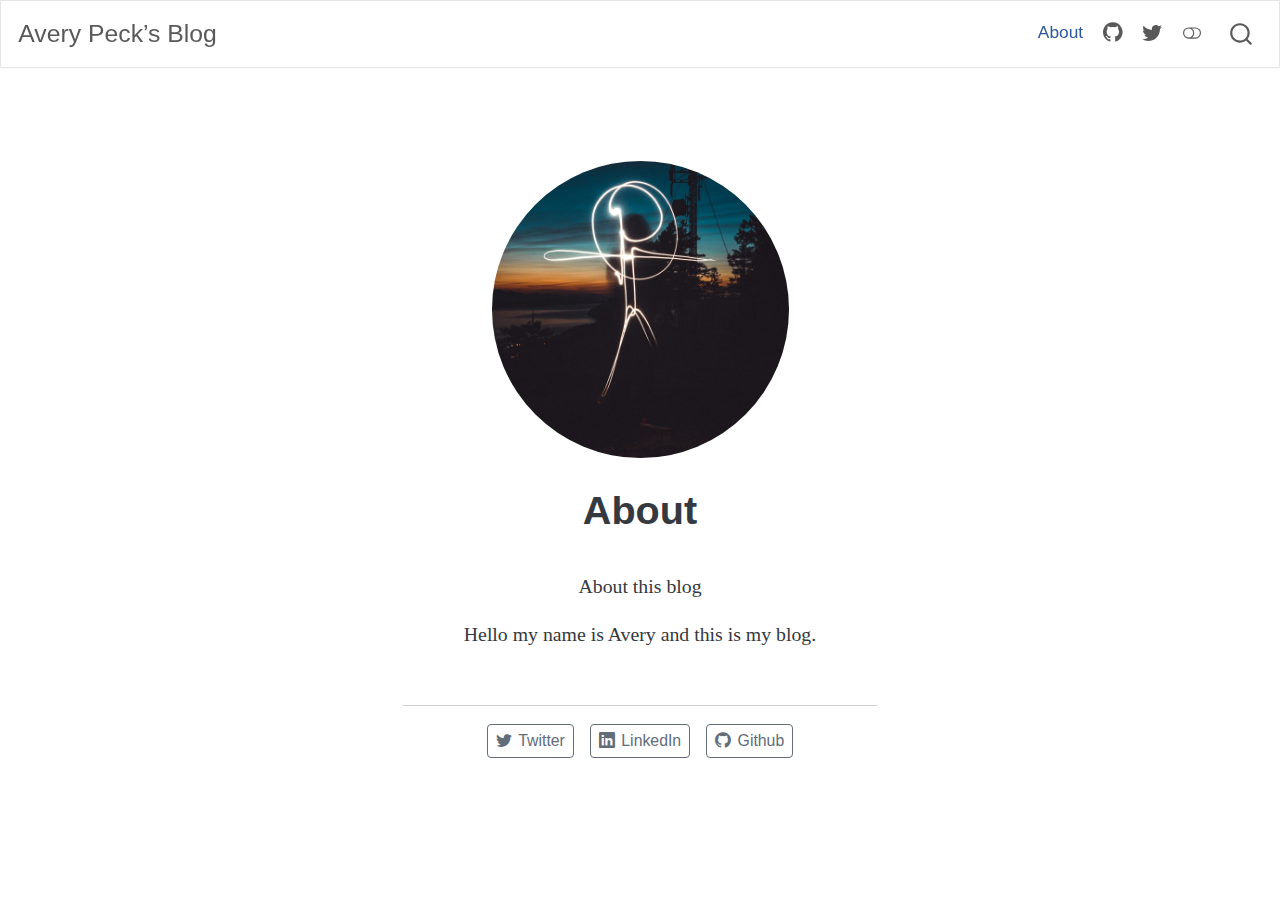
<file: about.html>
<!DOCTYPE html>
<html xmlns="http://www.w3.org/1999/xhtml" lang="en" xml:lang="en"><head>

<meta charset="utf-8">
<meta name="generator" content="quarto-1.2.269">

<meta name="viewport" content="width=device-width, initial-scale=1.0, user-scalable=yes">


<title>Avery Peck’s Blog - About</title>
<style>
code{white-space: pre-wrap;}
span.smallcaps{font-variant: small-caps;}
div.columns{display: flex; gap: min(4vw, 1.5em);}
div.column{flex: auto; overflow-x: auto;}
div.hanging-indent{margin-left: 1.5em; text-indent: -1.5em;}
ul.task-list{list-style: none;}
ul.task-list li input[type="checkbox"] {
  width: 0.8em;
  margin: 0 0.8em 0.2em -1.6em;
  vertical-align: middle;
}
</style>


<script src="site_libs/quarto-nav/quarto-nav.js"></script>
<script src="site_libs/quarto-nav/headroom.min.js"></script>
<script src="site_libs/clipboard/clipboard.min.js"></script>
<script src="site_libs/quarto-search/autocomplete.umd.js"></script>
<script src="site_libs/quarto-search/fuse.min.js"></script>
<script src="site_libs/quarto-search/quarto-search.js"></script>
<meta name="quarto:offset" content="./">
<script src="site_libs/quarto-html/quarto.js"></script>
<script src="site_libs/quarto-html/popper.min.js"></script>
<script src="site_libs/quarto-html/tippy.umd.min.js"></script>
<link href="site_libs/quarto-html/tippy.css" rel="stylesheet">
<link href="site_libs/quarto-html/quarto-syntax-highlighting.css" rel="stylesheet" class="quarto-color-scheme" id="quarto-text-highlighting-styles">
<link href="site_libs/quarto-html/quarto-syntax-highlighting-dark.css" rel="prefetch" class="quarto-color-scheme quarto-color-alternate" id="quarto-text-highlighting-styles">
<script src="site_libs/bootstrap/bootstrap.min.js"></script>
<link href="site_libs/bootstrap/bootstrap-icons.css" rel="stylesheet">
<link href="site_libs/bootstrap/bootstrap.min.css" rel="stylesheet" class="quarto-color-scheme" id="quarto-bootstrap" data-mode="light">
<link href="site_libs/bootstrap/bootstrap-dark.min.css" rel="prefetch" class="quarto-color-scheme quarto-color-alternate" id="quarto-bootstrap" data-mode="dark">
<script id="quarto-search-options" type="application/json">{
  "location": "navbar",
  "copy-button": false,
  "collapse-after": 3,
  "panel-placement": "end",
  "type": "overlay",
  "limit": 20,
  "language": {
    "search-no-results-text": "No results",
    "search-matching-documents-text": "matching documents",
    "search-copy-link-title": "Copy link to search",
    "search-hide-matches-text": "Hide additional matches",
    "search-more-match-text": "more match in this document",
    "search-more-matches-text": "more matches in this document",
    "search-clear-button-title": "Clear",
    "search-detached-cancel-button-title": "Cancel",
    "search-submit-button-title": "Submit"
  }
}</script>


<link rel="stylesheet" href="styles.css">
</head>

<body class="nav-fixed fullcontent">

<div id="quarto-search-results"></div>
  <header id="quarto-header" class="headroom fixed-top">
    <nav class="navbar navbar-expand-lg navbar-dark ">
      <div class="navbar-container container-fluid">
      <div class="navbar-brand-container">
    <a class="navbar-brand" href="./index.html">
    <span class="navbar-title">Avery Peck’s Blog</span>
    </a>
  </div>
          <button class="navbar-toggler" type="button" data-bs-toggle="collapse" data-bs-target="#navbarCollapse" aria-controls="navbarCollapse" aria-expanded="false" aria-label="Toggle navigation" onclick="if (window.quartoToggleHeadroom) { window.quartoToggleHeadroom(); }">
  <span class="navbar-toggler-icon"></span>
</button>
          <div class="collapse navbar-collapse" id="navbarCollapse">
            <ul class="navbar-nav navbar-nav-scroll ms-auto">
  <li class="nav-item">
    <a class="nav-link active" href="./about.html" aria-current="page">
 <span class="menu-text">About</span></a>
  </li>  
  <li class="nav-item compact">
    <a class="nav-link" href="https://github.com/averypeck"><i class="bi bi-github" role="img">
</i> 
 <span class="menu-text"></span></a>
  </li>  
  <li class="nav-item compact">
    <a class="nav-link" href="https://twitter.com/averypeck32"><i class="bi bi-twitter" role="img">
</i> 
 <span class="menu-text"></span></a>
  </li>  
</ul>
              <div class="quarto-toggle-container">
                  <a href="" class="quarto-color-scheme-toggle nav-link" onclick="window.quartoToggleColorScheme(); return false;" title="Toggle dark mode"><i class="bi"></i></a>
              </div>
              <div id="quarto-search" class="" title="Search"></div>
          </div> <!-- /navcollapse -->
      </div> <!-- /container-fluid -->
    </nav>
</header>
<!-- content -->
<div id="quarto-content" class="quarto-container page-columns page-rows-contents page-layout-article page-navbar">
<!-- sidebar -->
<!-- margin-sidebar -->
    
<!-- main -->
<div class="quarto-about-jolla">
  <img src="profile.jpg" class="about-image
  round " style="height: 15em; width: 15em;">
 <header id="title-block-header" class="quarto-title-block default">
<div class="quarto-title">
<h1 class="title">About</h1>
</div>
<div class="quarto-title-meta">
  </div>
</header><main class="content" id="quarto-document-content">
<p>About this blog</p>
<p>Hello my name is Avery and this is my blog.</p>


</main> 
  <hr class="about-sep">
   <div class="about-links">
  <a href="https://twitter.com" class="about-link">
    <i class="bi bi-twitter"></i>
     <span class="about-link-text">Twitter</span>
  </a>
  <a href="https://linkedin.com/AveryPeck" class="about-link">
    <i class="bi bi-linkedin"></i>
     <span class="about-link-text">LinkedIn</span>
  </a>
  <a href="https://github.com" class="about-link">
    <i class="bi bi-github"></i>
     <span class="about-link-text">Github</span>
  </a>
</div>
</div>
 <!-- /main -->
<script id="quarto-html-after-body" type="application/javascript">
window.document.addEventListener("DOMContentLoaded", function (event) {
  const toggleBodyColorMode = (bsSheetEl) => {
    const mode = bsSheetEl.getAttribute("data-mode");
    const bodyEl = window.document.querySelector("body");
    if (mode === "dark") {
      bodyEl.classList.add("quarto-dark");
      bodyEl.classList.remove("quarto-light");
    } else {
      bodyEl.classList.add("quarto-light");
      bodyEl.classList.remove("quarto-dark");
    }
  }
  const toggleBodyColorPrimary = () => {
    const bsSheetEl = window.document.querySelector("link#quarto-bootstrap");
    if (bsSheetEl) {
      toggleBodyColorMode(bsSheetEl);
    }
  }
  toggleBodyColorPrimary();  
  const disableStylesheet = (stylesheets) => {
    for (let i=0; i < stylesheets.length; i++) {
      const stylesheet = stylesheets[i];
      stylesheet.rel = 'prefetch';
    }
  }
  const enableStylesheet = (stylesheets) => {
    for (let i=0; i < stylesheets.length; i++) {
      const stylesheet = stylesheets[i];
      stylesheet.rel = 'stylesheet';
    }
  }
  const manageTransitions = (selector, allowTransitions) => {
    const els = window.document.querySelectorAll(selector);
    for (let i=0; i < els.length; i++) {
      const el = els[i];
      if (allowTransitions) {
        el.classList.remove('notransition');
      } else {
        el.classList.add('notransition');
      }
    }
  }
  const toggleColorMode = (alternate) => {
    // Switch the stylesheets
    const alternateStylesheets = window.document.querySelectorAll('link.quarto-color-scheme.quarto-color-alternate');
    manageTransitions('#quarto-margin-sidebar .nav-link', false);
    if (alternate) {
      enableStylesheet(alternateStylesheets);
      for (const sheetNode of alternateStylesheets) {
        if (sheetNode.id === "quarto-bootstrap") {
          toggleBodyColorMode(sheetNode);
        }
      }
    } else {
      disableStylesheet(alternateStylesheets);
      toggleBodyColorPrimary();
    }
    manageTransitions('#quarto-margin-sidebar .nav-link', true);
    // Switch the toggles
    const toggles = window.document.querySelectorAll('.quarto-color-scheme-toggle');
    for (let i=0; i < toggles.length; i++) {
      const toggle = toggles[i];
      if (toggle) {
        if (alternate) {
          toggle.classList.add("alternate");     
        } else {
          toggle.classList.remove("alternate");
        }
      }
    }
    // Hack to workaround the fact that safari doesn't
    // properly recolor the scrollbar when toggling (#1455)
    if (navigator.userAgent.indexOf('Safari') > 0 && navigator.userAgent.indexOf('Chrome') == -1) {
      manageTransitions("body", false);
      window.scrollTo(0, 1);
      setTimeout(() => {
        window.scrollTo(0, 0);
        manageTransitions("body", true);
      }, 40);  
    }
  }
  const isFileUrl = () => { 
    return window.location.protocol === 'file:';
  }
  const hasAlternateSentinel = () => {  
    let styleSentinel = getColorSchemeSentinel();
    if (styleSentinel !== null) {
      return styleSentinel === "alternate";
    } else {
      return false;
    }
  }
  const setStyleSentinel = (alternate) => {
    const value = alternate ? "alternate" : "default";
    if (!isFileUrl()) {
      window.localStorage.setItem("quarto-color-scheme", value);
    } else {
      localAlternateSentinel = value;
    }
  }
  const getColorSchemeSentinel = () => {
    if (!isFileUrl()) {
      const storageValue = window.localStorage.getItem("quarto-color-scheme");
      return storageValue != null ? storageValue : localAlternateSentinel;
    } else {
      return localAlternateSentinel;
    }
  }
  let localAlternateSentinel = 'default';
  // Dark / light mode switch
  window.quartoToggleColorScheme = () => {
    // Read the current dark / light value 
    let toAlternate = !hasAlternateSentinel();
    toggleColorMode(toAlternate);
    setStyleSentinel(toAlternate);
  };
  // Ensure there is a toggle, if there isn't float one in the top right
  if (window.document.querySelector('.quarto-color-scheme-toggle') === null) {
    const a = window.document.createElement('a');
    a.classList.add('top-right');
    a.classList.add('quarto-color-scheme-toggle');
    a.href = "";
    a.onclick = function() { try { window.quartoToggleColorScheme(); } catch {} return false; };
    const i = window.document.createElement("i");
    i.classList.add('bi');
    a.appendChild(i);
    window.document.body.appendChild(a);
  }
  // Switch to dark mode if need be
  if (hasAlternateSentinel()) {
    toggleColorMode(true);
  } else {
    toggleColorMode(false);
  }
  const clipboard = new window.ClipboardJS('.code-copy-button', {
    target: function(trigger) {
      return trigger.previousElementSibling;
    }
  });
  clipboard.on('success', function(e) {
    // button target
    const button = e.trigger;
    // don't keep focus
    button.blur();
    // flash "checked"
    button.classList.add('code-copy-button-checked');
    var currentTitle = button.getAttribute("title");
    button.setAttribute("title", "Copied!");
    let tooltip;
    if (window.bootstrap) {
      button.setAttribute("data-bs-toggle", "tooltip");
      button.setAttribute("data-bs-placement", "left");
      button.setAttribute("data-bs-title", "Copied!");
      tooltip = new bootstrap.Tooltip(button, 
        { trigger: "manual", 
          customClass: "code-copy-button-tooltip",
          offset: [0, -8]});
      tooltip.show();    
    }
    setTimeout(function() {
      if (tooltip) {
        tooltip.hide();
        button.removeAttribute("data-bs-title");
        button.removeAttribute("data-bs-toggle");
        button.removeAttribute("data-bs-placement");
      }
      button.setAttribute("title", currentTitle);
      button.classList.remove('code-copy-button-checked');
    }, 1000);
    // clear code selection
    e.clearSelection();
  });
  function tippyHover(el, contentFn) {
    const config = {
      allowHTML: true,
      content: contentFn,
      maxWidth: 500,
      delay: 100,
      arrow: false,
      appendTo: function(el) {
          return el.parentElement;
      },
      interactive: true,
      interactiveBorder: 10,
      theme: 'quarto',
      placement: 'bottom-start'
    };
    window.tippy(el, config); 
  }
  const noterefs = window.document.querySelectorAll('a[role="doc-noteref"]');
  for (var i=0; i<noterefs.length; i++) {
    const ref = noterefs[i];
    tippyHover(ref, function() {
      // use id or data attribute instead here
      let href = ref.getAttribute('data-footnote-href') || ref.getAttribute('href');
      try { href = new URL(href).hash; } catch {}
      const id = href.replace(/^#\/?/, "");
      const note = window.document.getElementById(id);
      return note.innerHTML;
    });
  }
  const findCites = (el) => {
    const parentEl = el.parentElement;
    if (parentEl) {
      const cites = parentEl.dataset.cites;
      if (cites) {
        return {
          el,
          cites: cites.split(' ')
        };
      } else {
        return findCites(el.parentElement)
      }
    } else {
      return undefined;
    }
  };
  var bibliorefs = window.document.querySelectorAll('a[role="doc-biblioref"]');
  for (var i=0; i<bibliorefs.length; i++) {
    const ref = bibliorefs[i];
    const citeInfo = findCites(ref);
    if (citeInfo) {
      tippyHover(citeInfo.el, function() {
        var popup = window.document.createElement('div');
        citeInfo.cites.forEach(function(cite) {
          var citeDiv = window.document.createElement('div');
          citeDiv.classList.add('hanging-indent');
          citeDiv.classList.add('csl-entry');
          var biblioDiv = window.document.getElementById('ref-' + cite);
          if (biblioDiv) {
            citeDiv.innerHTML = biblioDiv.innerHTML;
          }
          popup.appendChild(citeDiv);
        });
        return popup.innerHTML;
      });
    }
  }
});
</script>
</div> <!-- /content -->



</body></html>
</file>
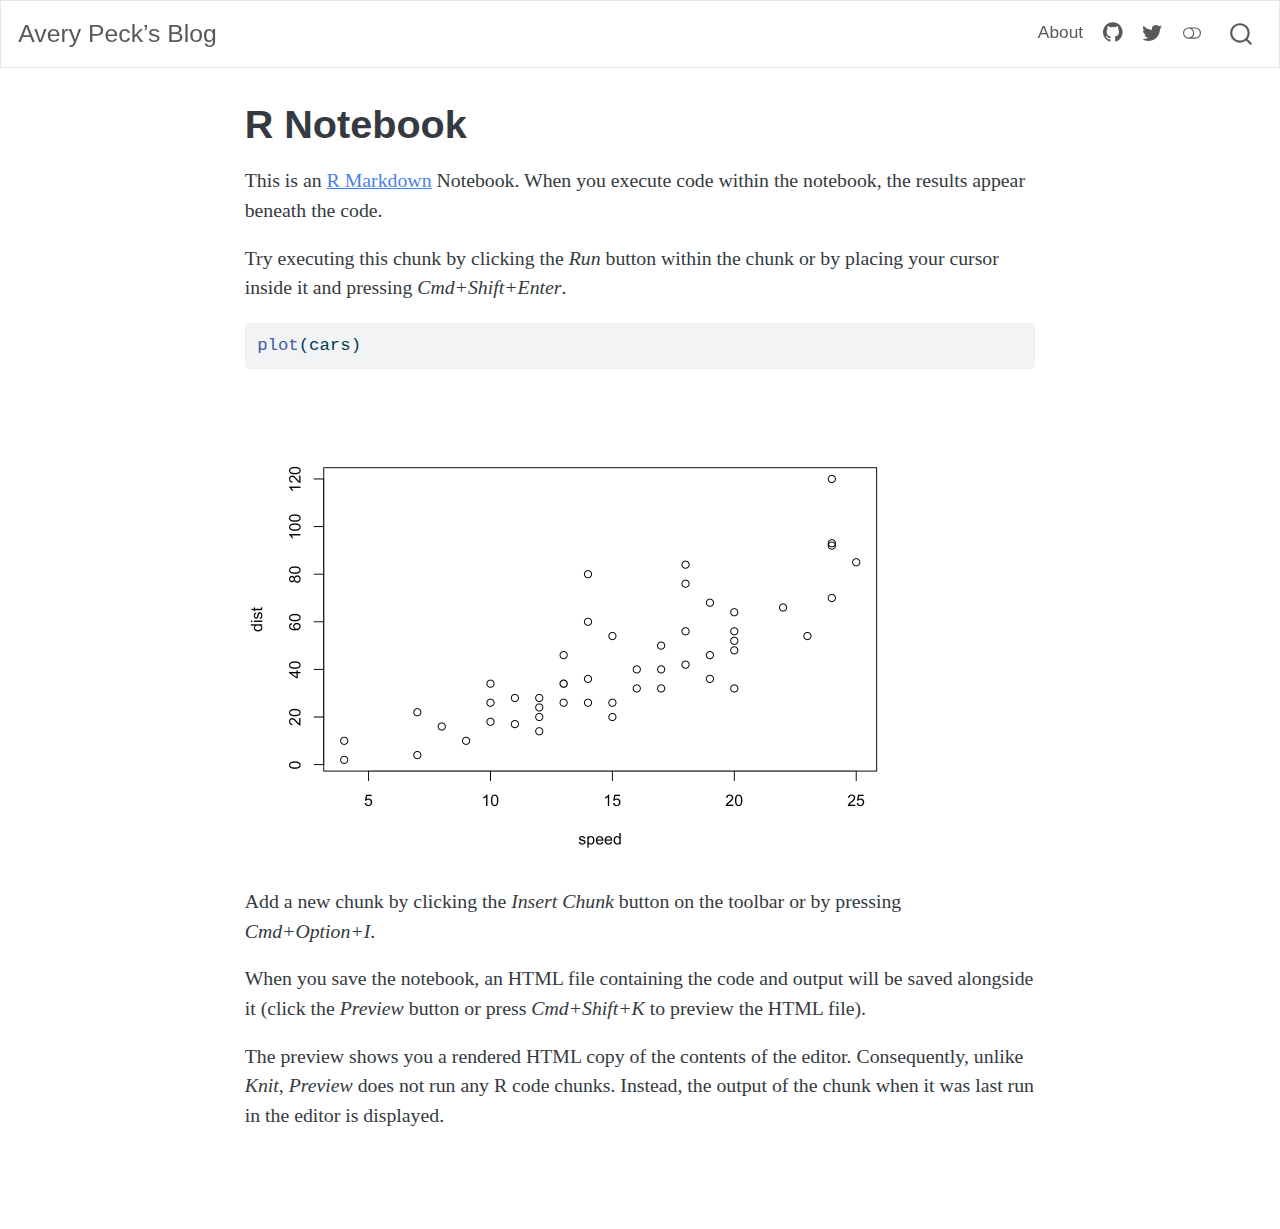
<file: blog.html>
<!DOCTYPE html>
<html xmlns="http://www.w3.org/1999/xhtml" lang="en" xml:lang="en"><head>

<meta charset="utf-8">
<meta name="generator" content="quarto-1.2.269">

<meta name="viewport" content="width=device-width, initial-scale=1.0, user-scalable=yes">


<title>Avery Peck’s Blog - R Notebook</title>
<style>
code{white-space: pre-wrap;}
span.smallcaps{font-variant: small-caps;}
div.columns{display: flex; gap: min(4vw, 1.5em);}
div.column{flex: auto; overflow-x: auto;}
div.hanging-indent{margin-left: 1.5em; text-indent: -1.5em;}
ul.task-list{list-style: none;}
ul.task-list li input[type="checkbox"] {
  width: 0.8em;
  margin: 0 0.8em 0.2em -1.6em;
  vertical-align: middle;
}
pre > code.sourceCode { white-space: pre; position: relative; }
pre > code.sourceCode > span { display: inline-block; line-height: 1.25; }
pre > code.sourceCode > span:empty { height: 1.2em; }
.sourceCode { overflow: visible; }
code.sourceCode > span { color: inherit; text-decoration: inherit; }
div.sourceCode { margin: 1em 0; }
pre.sourceCode { margin: 0; }
@media screen {
div.sourceCode { overflow: auto; }
}
@media print {
pre > code.sourceCode { white-space: pre-wrap; }
pre > code.sourceCode > span { text-indent: -5em; padding-left: 5em; }
}
pre.numberSource code
  { counter-reset: source-line 0; }
pre.numberSource code > span
  { position: relative; left: -4em; counter-increment: source-line; }
pre.numberSource code > span > a:first-child::before
  { content: counter(source-line);
    position: relative; left: -1em; text-align: right; vertical-align: baseline;
    border: none; display: inline-block;
    -webkit-touch-callout: none; -webkit-user-select: none;
    -khtml-user-select: none; -moz-user-select: none;
    -ms-user-select: none; user-select: none;
    padding: 0 4px; width: 4em;
    color: #aaaaaa;
  }
pre.numberSource { margin-left: 3em; border-left: 1px solid #aaaaaa;  padding-left: 4px; }
div.sourceCode
  {   }
@media screen {
pre > code.sourceCode > span > a:first-child::before { text-decoration: underline; }
}
code span.al { color: #ff0000; font-weight: bold; } /* Alert */
code span.an { color: #60a0b0; font-weight: bold; font-style: italic; } /* Annotation */
code span.at { color: #7d9029; } /* Attribute */
code span.bn { color: #40a070; } /* BaseN */
code span.bu { color: #008000; } /* BuiltIn */
code span.cf { color: #007020; font-weight: bold; } /* ControlFlow */
code span.ch { color: #4070a0; } /* Char */
code span.cn { color: #880000; } /* Constant */
code span.co { color: #60a0b0; font-style: italic; } /* Comment */
code span.cv { color: #60a0b0; font-weight: bold; font-style: italic; } /* CommentVar */
code span.do { color: #ba2121; font-style: italic; } /* Documentation */
code span.dt { color: #902000; } /* DataType */
code span.dv { color: #40a070; } /* DecVal */
code span.er { color: #ff0000; font-weight: bold; } /* Error */
code span.ex { } /* Extension */
code span.fl { color: #40a070; } /* Float */
code span.fu { color: #06287e; } /* Function */
code span.im { color: #008000; font-weight: bold; } /* Import */
code span.in { color: #60a0b0; font-weight: bold; font-style: italic; } /* Information */
code span.kw { color: #007020; font-weight: bold; } /* Keyword */
code span.op { color: #666666; } /* Operator */
code span.ot { color: #007020; } /* Other */
code span.pp { color: #bc7a00; } /* Preprocessor */
code span.sc { color: #4070a0; } /* SpecialChar */
code span.ss { color: #bb6688; } /* SpecialString */
code span.st { color: #4070a0; } /* String */
code span.va { color: #19177c; } /* Variable */
code span.vs { color: #4070a0; } /* VerbatimString */
code span.wa { color: #60a0b0; font-weight: bold; font-style: italic; } /* Warning */
</style>


<script src="site_libs/quarto-nav/quarto-nav.js"></script>
<script src="site_libs/quarto-nav/headroom.min.js"></script>
<script src="site_libs/clipboard/clipboard.min.js"></script>
<script src="site_libs/quarto-search/autocomplete.umd.js"></script>
<script src="site_libs/quarto-search/fuse.min.js"></script>
<script src="site_libs/quarto-search/quarto-search.js"></script>
<meta name="quarto:offset" content="./">
<script src="site_libs/quarto-html/quarto.js"></script>
<script src="site_libs/quarto-html/popper.min.js"></script>
<script src="site_libs/quarto-html/tippy.umd.min.js"></script>
<script src="site_libs/quarto-html/anchor.min.js"></script>
<link href="site_libs/quarto-html/tippy.css" rel="stylesheet">
<link href="site_libs/quarto-html/quarto-syntax-highlighting.css" rel="stylesheet" class="quarto-color-scheme" id="quarto-text-highlighting-styles">
<link href="site_libs/quarto-html/quarto-syntax-highlighting-dark.css" rel="prefetch" class="quarto-color-scheme quarto-color-alternate" id="quarto-text-highlighting-styles">
<script src="site_libs/bootstrap/bootstrap.min.js"></script>
<link href="site_libs/bootstrap/bootstrap-icons.css" rel="stylesheet">
<link href="site_libs/bootstrap/bootstrap.min.css" rel="stylesheet" class="quarto-color-scheme" id="quarto-bootstrap" data-mode="light">
<link href="site_libs/bootstrap/bootstrap-dark.min.css" rel="prefetch" class="quarto-color-scheme quarto-color-alternate" id="quarto-bootstrap" data-mode="dark">
<script id="quarto-search-options" type="application/json">{
  "location": "navbar",
  "copy-button": false,
  "collapse-after": 3,
  "panel-placement": "end",
  "type": "overlay",
  "limit": 20,
  "language": {
    "search-no-results-text": "No results",
    "search-matching-documents-text": "matching documents",
    "search-copy-link-title": "Copy link to search",
    "search-hide-matches-text": "Hide additional matches",
    "search-more-match-text": "more match in this document",
    "search-more-matches-text": "more matches in this document",
    "search-clear-button-title": "Clear",
    "search-detached-cancel-button-title": "Cancel",
    "search-submit-button-title": "Submit"
  }
}</script>


<link rel="stylesheet" href="styles.css">
</head>

<body class="nav-fixed fullcontent">

<div id="quarto-search-results"></div>
  <header id="quarto-header" class="headroom fixed-top">
    <nav class="navbar navbar-expand-lg navbar-dark ">
      <div class="navbar-container container-fluid">
      <div class="navbar-brand-container">
    <a class="navbar-brand" href="./index.html">
    <span class="navbar-title">Avery Peck’s Blog</span>
    </a>
  </div>
          <button class="navbar-toggler" type="button" data-bs-toggle="collapse" data-bs-target="#navbarCollapse" aria-controls="navbarCollapse" aria-expanded="false" aria-label="Toggle navigation" onclick="if (window.quartoToggleHeadroom) { window.quartoToggleHeadroom(); }">
  <span class="navbar-toggler-icon"></span>
</button>
          <div class="collapse navbar-collapse" id="navbarCollapse">
            <ul class="navbar-nav navbar-nav-scroll ms-auto">
  <li class="nav-item">
    <a class="nav-link" href="./about.html">
 <span class="menu-text">About</span></a>
  </li>  
  <li class="nav-item compact">
    <a class="nav-link" href="https://github.com/averypeck"><i class="bi bi-github" role="img">
</i> 
 <span class="menu-text"></span></a>
  </li>  
  <li class="nav-item compact">
    <a class="nav-link" href="https://twitter.com/averypeck32"><i class="bi bi-twitter" role="img">
</i> 
 <span class="menu-text"></span></a>
  </li>  
</ul>
              <div class="quarto-toggle-container">
                  <a href="" class="quarto-color-scheme-toggle nav-link" onclick="window.quartoToggleColorScheme(); return false;" title="Toggle dark mode"><i class="bi"></i></a>
              </div>
              <div id="quarto-search" class="" title="Search"></div>
          </div> <!-- /navcollapse -->
      </div> <!-- /container-fluid -->
    </nav>
</header>
<!-- content -->
<div id="quarto-content" class="quarto-container page-columns page-rows-contents page-layout-article page-navbar">
<!-- sidebar -->
<!-- margin-sidebar -->
    
<!-- main -->
<main class="content" id="quarto-document-content">

<header id="title-block-header" class="quarto-title-block default">
<div class="quarto-title">
<h1 class="title">R Notebook</h1>
</div>



<div class="quarto-title-meta">

    
  
    
  </div>
  

</header>

<p>This is an <a href="http://rmarkdown.rstudio.com">R Markdown</a> Notebook. When you execute code within the notebook, the results appear beneath the code.</p>
<p>Try executing this chunk by clicking the <em>Run</em> button within the chunk or by placing your cursor inside it and pressing <em>Cmd+Shift+Enter</em>.</p>
<div class="cell">
<div class="sourceCode cell-code" id="cb1"><pre class="sourceCode r code-with-copy"><code class="sourceCode r"><span id="cb1-1"><a href="#cb1-1" aria-hidden="true" tabindex="-1"></a><span class="fu">plot</span>(cars)</span></code><button title="Copy to Clipboard" class="code-copy-button"><i class="bi"></i></button></pre></div>
<div class="cell-output-display">
<p><img src="blog_files/figure-html/unnamed-chunk-1-1.png" class="img-fluid" width="672"></p>
</div>
</div>
<p>Add a new chunk by clicking the <em>Insert Chunk</em> button on the toolbar or by pressing <em>Cmd+Option+I</em>.</p>
<p>When you save the notebook, an HTML file containing the code and output will be saved alongside it (click the <em>Preview</em> button or press <em>Cmd+Shift+K</em> to preview the HTML file).</p>
<p>The preview shows you a rendered HTML copy of the contents of the editor. Consequently, unlike <em>Knit</em>, <em>Preview</em> does not run any R code chunks. Instead, the output of the chunk when it was last run in the editor is displayed.</p>



</main> <!-- /main -->
<script id="quarto-html-after-body" type="application/javascript">
window.document.addEventListener("DOMContentLoaded", function (event) {
  const toggleBodyColorMode = (bsSheetEl) => {
    const mode = bsSheetEl.getAttribute("data-mode");
    const bodyEl = window.document.querySelector("body");
    if (mode === "dark") {
      bodyEl.classList.add("quarto-dark");
      bodyEl.classList.remove("quarto-light");
    } else {
      bodyEl.classList.add("quarto-light");
      bodyEl.classList.remove("quarto-dark");
    }
  }
  const toggleBodyColorPrimary = () => {
    const bsSheetEl = window.document.querySelector("link#quarto-bootstrap");
    if (bsSheetEl) {
      toggleBodyColorMode(bsSheetEl);
    }
  }
  toggleBodyColorPrimary();  
  const disableStylesheet = (stylesheets) => {
    for (let i=0; i < stylesheets.length; i++) {
      const stylesheet = stylesheets[i];
      stylesheet.rel = 'prefetch';
    }
  }
  const enableStylesheet = (stylesheets) => {
    for (let i=0; i < stylesheets.length; i++) {
      const stylesheet = stylesheets[i];
      stylesheet.rel = 'stylesheet';
    }
  }
  const manageTransitions = (selector, allowTransitions) => {
    const els = window.document.querySelectorAll(selector);
    for (let i=0; i < els.length; i++) {
      const el = els[i];
      if (allowTransitions) {
        el.classList.remove('notransition');
      } else {
        el.classList.add('notransition');
      }
    }
  }
  const toggleColorMode = (alternate) => {
    // Switch the stylesheets
    const alternateStylesheets = window.document.querySelectorAll('link.quarto-color-scheme.quarto-color-alternate');
    manageTransitions('#quarto-margin-sidebar .nav-link', false);
    if (alternate) {
      enableStylesheet(alternateStylesheets);
      for (const sheetNode of alternateStylesheets) {
        if (sheetNode.id === "quarto-bootstrap") {
          toggleBodyColorMode(sheetNode);
        }
      }
    } else {
      disableStylesheet(alternateStylesheets);
      toggleBodyColorPrimary();
    }
    manageTransitions('#quarto-margin-sidebar .nav-link', true);
    // Switch the toggles
    const toggles = window.document.querySelectorAll('.quarto-color-scheme-toggle');
    for (let i=0; i < toggles.length; i++) {
      const toggle = toggles[i];
      if (toggle) {
        if (alternate) {
          toggle.classList.add("alternate");     
        } else {
          toggle.classList.remove("alternate");
        }
      }
    }
    // Hack to workaround the fact that safari doesn't
    // properly recolor the scrollbar when toggling (#1455)
    if (navigator.userAgent.indexOf('Safari') > 0 && navigator.userAgent.indexOf('Chrome') == -1) {
      manageTransitions("body", false);
      window.scrollTo(0, 1);
      setTimeout(() => {
        window.scrollTo(0, 0);
        manageTransitions("body", true);
      }, 40);  
    }
  }
  const isFileUrl = () => { 
    return window.location.protocol === 'file:';
  }
  const hasAlternateSentinel = () => {  
    let styleSentinel = getColorSchemeSentinel();
    if (styleSentinel !== null) {
      return styleSentinel === "alternate";
    } else {
      return false;
    }
  }
  const setStyleSentinel = (alternate) => {
    const value = alternate ? "alternate" : "default";
    if (!isFileUrl()) {
      window.localStorage.setItem("quarto-color-scheme", value);
    } else {
      localAlternateSentinel = value;
    }
  }
  const getColorSchemeSentinel = () => {
    if (!isFileUrl()) {
      const storageValue = window.localStorage.getItem("quarto-color-scheme");
      return storageValue != null ? storageValue : localAlternateSentinel;
    } else {
      return localAlternateSentinel;
    }
  }
  let localAlternateSentinel = 'default';
  // Dark / light mode switch
  window.quartoToggleColorScheme = () => {
    // Read the current dark / light value 
    let toAlternate = !hasAlternateSentinel();
    toggleColorMode(toAlternate);
    setStyleSentinel(toAlternate);
  };
  // Ensure there is a toggle, if there isn't float one in the top right
  if (window.document.querySelector('.quarto-color-scheme-toggle') === null) {
    const a = window.document.createElement('a');
    a.classList.add('top-right');
    a.classList.add('quarto-color-scheme-toggle');
    a.href = "";
    a.onclick = function() { try { window.quartoToggleColorScheme(); } catch {} return false; };
    const i = window.document.createElement("i");
    i.classList.add('bi');
    a.appendChild(i);
    window.document.body.appendChild(a);
  }
  // Switch to dark mode if need be
  if (hasAlternateSentinel()) {
    toggleColorMode(true);
  } else {
    toggleColorMode(false);
  }
  const icon = "";
  const anchorJS = new window.AnchorJS();
  anchorJS.options = {
    placement: 'right',
    icon: icon
  };
  anchorJS.add('.anchored');
  const clipboard = new window.ClipboardJS('.code-copy-button', {
    target: function(trigger) {
      return trigger.previousElementSibling;
    }
  });
  clipboard.on('success', function(e) {
    // button target
    const button = e.trigger;
    // don't keep focus
    button.blur();
    // flash "checked"
    button.classList.add('code-copy-button-checked');
    var currentTitle = button.getAttribute("title");
    button.setAttribute("title", "Copied!");
    let tooltip;
    if (window.bootstrap) {
      button.setAttribute("data-bs-toggle", "tooltip");
      button.setAttribute("data-bs-placement", "left");
      button.setAttribute("data-bs-title", "Copied!");
      tooltip = new bootstrap.Tooltip(button, 
        { trigger: "manual", 
          customClass: "code-copy-button-tooltip",
          offset: [0, -8]});
      tooltip.show();    
    }
    setTimeout(function() {
      if (tooltip) {
        tooltip.hide();
        button.removeAttribute("data-bs-title");
        button.removeAttribute("data-bs-toggle");
        button.removeAttribute("data-bs-placement");
      }
      button.setAttribute("title", currentTitle);
      button.classList.remove('code-copy-button-checked');
    }, 1000);
    // clear code selection
    e.clearSelection();
  });
  function tippyHover(el, contentFn) {
    const config = {
      allowHTML: true,
      content: contentFn,
      maxWidth: 500,
      delay: 100,
      arrow: false,
      appendTo: function(el) {
          return el.parentElement;
      },
      interactive: true,
      interactiveBorder: 10,
      theme: 'quarto',
      placement: 'bottom-start'
    };
    window.tippy(el, config); 
  }
  const noterefs = window.document.querySelectorAll('a[role="doc-noteref"]');
  for (var i=0; i<noterefs.length; i++) {
    const ref = noterefs[i];
    tippyHover(ref, function() {
      // use id or data attribute instead here
      let href = ref.getAttribute('data-footnote-href') || ref.getAttribute('href');
      try { href = new URL(href).hash; } catch {}
      const id = href.replace(/^#\/?/, "");
      const note = window.document.getElementById(id);
      return note.innerHTML;
    });
  }
  const findCites = (el) => {
    const parentEl = el.parentElement;
    if (parentEl) {
      const cites = parentEl.dataset.cites;
      if (cites) {
        return {
          el,
          cites: cites.split(' ')
        };
      } else {
        return findCites(el.parentElement)
      }
    } else {
      return undefined;
    }
  };
  var bibliorefs = window.document.querySelectorAll('a[role="doc-biblioref"]');
  for (var i=0; i<bibliorefs.length; i++) {
    const ref = bibliorefs[i];
    const citeInfo = findCites(ref);
    if (citeInfo) {
      tippyHover(citeInfo.el, function() {
        var popup = window.document.createElement('div');
        citeInfo.cites.forEach(function(cite) {
          var citeDiv = window.document.createElement('div');
          citeDiv.classList.add('hanging-indent');
          citeDiv.classList.add('csl-entry');
          var biblioDiv = window.document.getElementById('ref-' + cite);
          if (biblioDiv) {
            citeDiv.innerHTML = biblioDiv.innerHTML;
          }
          popup.appendChild(citeDiv);
        });
        return popup.innerHTML;
      });
    }
  }
});
</script>
</div> <!-- /content -->



</body></html>
</file>
<file: site_libs/quarto-html/tippy.css>
.tippy-box[data-animation=fade][data-state=hidden]{opacity:0}[data-tippy-root]{max-width:calc(100vw - 10px)}.tippy-box{position:relative;background-color:#333;color:#fff;border-radius:4px;font-size:14px;line-height:1.4;white-space:normal;outline:0;transition-property:transform,visibility,opacity}.tippy-box[data-placement^=top]>.tippy-arrow{bottom:0}.tippy-box[data-placement^=top]>.tippy-arrow:before{bottom:-7px;left:0;border-width:8px 8px 0;border-top-color:initial;transform-origin:center top}.tippy-box[data-placement^=bottom]>.tippy-arrow{top:0}.tippy-box[data-placement^=bottom]>.tippy-arrow:before{top:-7px;left:0;border-width:0 8px 8px;border-bottom-color:initial;transform-origin:center bottom}.tippy-box[data-placement^=left]>.tippy-arrow{right:0}.tippy-box[data-placement^=left]>.tippy-arrow:before{border-width:8px 0 8px 8px;border-left-color:initial;right:-7px;transform-origin:center left}.tippy-box[data-placement^=right]>.tippy-arrow{left:0}.tippy-box[data-placement^=right]>.tippy-arrow:before{left:-7px;border-width:8px 8px 8px 0;border-right-color:initial;transform-origin:center right}.tippy-box[data-inertia][data-state=visible]{transition-timing-function:cubic-bezier(.54,1.5,.38,1.11)}.tippy-arrow{width:16px;height:16px;color:#333}.tippy-arrow:before{content:"";position:absolute;border-color:transparent;border-style:solid}.tippy-content{position:relative;padding:5px 9px;z-index:1}
</file>
<file: site_libs/quarto-html/quarto-syntax-highlighting.css>
/* quarto syntax highlight colors */
:root {
  --quarto-hl-ot-color: #003B4F;
  --quarto-hl-at-color: #657422;
  --quarto-hl-ss-color: #20794D;
  --quarto-hl-an-color: #5E5E5E;
  --quarto-hl-fu-color: #4758AB;
  --quarto-hl-st-color: #20794D;
  --quarto-hl-cf-color: #003B4F;
  --quarto-hl-op-color: #5E5E5E;
  --quarto-hl-er-color: #AD0000;
  --quarto-hl-bn-color: #AD0000;
  --quarto-hl-al-color: #AD0000;
  --quarto-hl-va-color: #111111;
  --quarto-hl-bu-color: inherit;
  --quarto-hl-ex-color: inherit;
  --quarto-hl-pp-color: #AD0000;
  --quarto-hl-in-color: #5E5E5E;
  --quarto-hl-vs-color: #20794D;
  --quarto-hl-wa-color: #5E5E5E;
  --quarto-hl-do-color: #5E5E5E;
  --quarto-hl-im-color: #00769E;
  --quarto-hl-ch-color: #20794D;
  --quarto-hl-dt-color: #AD0000;
  --quarto-hl-fl-color: #AD0000;
  --quarto-hl-co-color: #5E5E5E;
  --quarto-hl-cv-color: #5E5E5E;
  --quarto-hl-cn-color: #8f5902;
  --quarto-hl-sc-color: #5E5E5E;
  --quarto-hl-dv-color: #AD0000;
  --quarto-hl-kw-color: #003B4F;
}

/* other quarto variables */
:root {
  --quarto-font-monospace: SFMono-Regular, Menlo, Monaco, Consolas, "Liberation Mono", "Courier New", monospace;
}

pre > code.sourceCode > span {
  color: #003B4F;
}

code span {
  color: #003B4F;
}

code.sourceCode > span {
  color: #003B4F;
}

div.sourceCode,
div.sourceCode pre.sourceCode {
  color: #003B4F;
}

code span.ot {
  color: #003B4F;
}

code span.at {
  color: #657422;
}

code span.ss {
  color: #20794D;
}

code span.an {
  color: #5E5E5E;
}

code span.fu {
  color: #4758AB;
}

code span.st {
  color: #20794D;
}

code span.cf {
  color: #003B4F;
}

code span.op {
  color: #5E5E5E;
}

code span.er {
  color: #AD0000;
}

code span.bn {
  color: #AD0000;
}

code span.al {
  color: #AD0000;
}

code span.va {
  color: #111111;
}

code span.pp {
  color: #AD0000;
}

code span.in {
  color: #5E5E5E;
}

code span.vs {
  color: #20794D;
}

code span.wa {
  color: #5E5E5E;
  font-style: italic;
}

code span.do {
  color: #5E5E5E;
  font-style: italic;
}

code span.im {
  color: #00769E;
}

code span.ch {
  color: #20794D;
}

code span.dt {
  color: #AD0000;
}

code span.fl {
  color: #AD0000;
}

code span.co {
  color: #5E5E5E;
}

code span.cv {
  color: #5E5E5E;
  font-style: italic;
}

code span.cn {
  color: #8f5902;
}

code span.sc {
  color: #5E5E5E;
}

code span.dv {
  color: #AD0000;
}

code span.kw {
  color: #003B4F;
}

.prevent-inlining {
  content: "</";
}

/*# sourceMappingURL=debc5d5d77c3f9108843748ff7464032.css.map */
</file>
<file: site_libs/quarto-html/quarto-syntax-highlighting-dark.css>
/* quarto syntax highlight colors */
:root {
  --quarto-hl-al-color: #f07178;
  --quarto-hl-an-color: #d4d0ab;
  --quarto-hl-at-color: #00e0e0;
  --quarto-hl-bn-color: #d4d0ab;
  --quarto-hl-bu-color: #abe338;
  --quarto-hl-ch-color: #abe338;
  --quarto-hl-co-color: #f8f8f2;
  --quarto-hl-cv-color: #ffd700;
  --quarto-hl-cn-color: #ffd700;
  --quarto-hl-cf-color: #ffa07a;
  --quarto-hl-dt-color: #ffa07a;
  --quarto-hl-dv-color: #d4d0ab;
  --quarto-hl-do-color: #f8f8f2;
  --quarto-hl-er-color: #f07178;
  --quarto-hl-ex-color: #00e0e0;
  --quarto-hl-fl-color: #d4d0ab;
  --quarto-hl-fu-color: #ffa07a;
  --quarto-hl-im-color: #abe338;
  --quarto-hl-in-color: #d4d0ab;
  --quarto-hl-kw-color: #ffa07a;
  --quarto-hl-op-color: #ffa07a;
  --quarto-hl-ot-color: #00e0e0;
  --quarto-hl-pp-color: #dcc6e0;
  --quarto-hl-re-color: #00e0e0;
  --quarto-hl-sc-color: #abe338;
  --quarto-hl-ss-color: #abe338;
  --quarto-hl-st-color: #abe338;
  --quarto-hl-va-color: #00e0e0;
  --quarto-hl-vs-color: #abe338;
  --quarto-hl-wa-color: #dcc6e0;
}

/* other quarto variables */
:root {
  --quarto-font-monospace: SFMono-Regular, Menlo, Monaco, Consolas, "Liberation Mono", "Courier New", monospace;
}

code span.al {
  font-weight: bold;
  color: #f07178;
}

code span.an {
  color: #d4d0ab;
}

code span.at {
  color: #00e0e0;
}

code span.bn {
  color: #d4d0ab;
}

code span.bu {
  color: #abe338;
}

code span.ch {
  color: #abe338;
}

code span.co {
  font-style: italic;
  color: #f8f8f2;
}

code span.cv {
  color: #ffd700;
}

code span.cn {
  color: #ffd700;
}

code span.cf {
  font-weight: bold;
  color: #ffa07a;
}

code span.dt {
  color: #ffa07a;
}

code span.dv {
  color: #d4d0ab;
}

code span.do {
  color: #f8f8f2;
}

code span.er {
  color: #f07178;
  text-decoration: underline;
}

code span.ex {
  font-weight: bold;
  color: #00e0e0;
}

code span.fl {
  color: #d4d0ab;
}

code span.fu {
  color: #ffa07a;
}

code span.im {
  color: #abe338;
}

code span.in {
  color: #d4d0ab;
}

code span.kw {
  font-weight: bold;
  color: #ffa07a;
}

pre > code.sourceCode > span {
  color: #f8f8f2;
}

code span {
  color: #f8f8f2;
}

code.sourceCode > span {
  color: #f8f8f2;
}

div.sourceCode,
div.sourceCode pre.sourceCode {
  color: #f8f8f2;
}

code span.op {
  color: #ffa07a;
}

code span.ot {
  color: #00e0e0;
}

code span.pp {
  color: #dcc6e0;
}

code span.re {
  color: #00e0e0;
}

code span.sc {
  color: #abe338;
}

code span.ss {
  color: #abe338;
}

code span.st {
  color: #abe338;
}

code span.va {
  color: #00e0e0;
}

code span.vs {
  color: #abe338;
}

code span.wa {
  color: #dcc6e0;
}

.prevent-inlining {
  content: "</";
}

/*# sourceMappingURL=935a306eefa94366c21e1a970dddb765.css.map */
</file>
<file: styles.css>
/* css styles */
</file>
